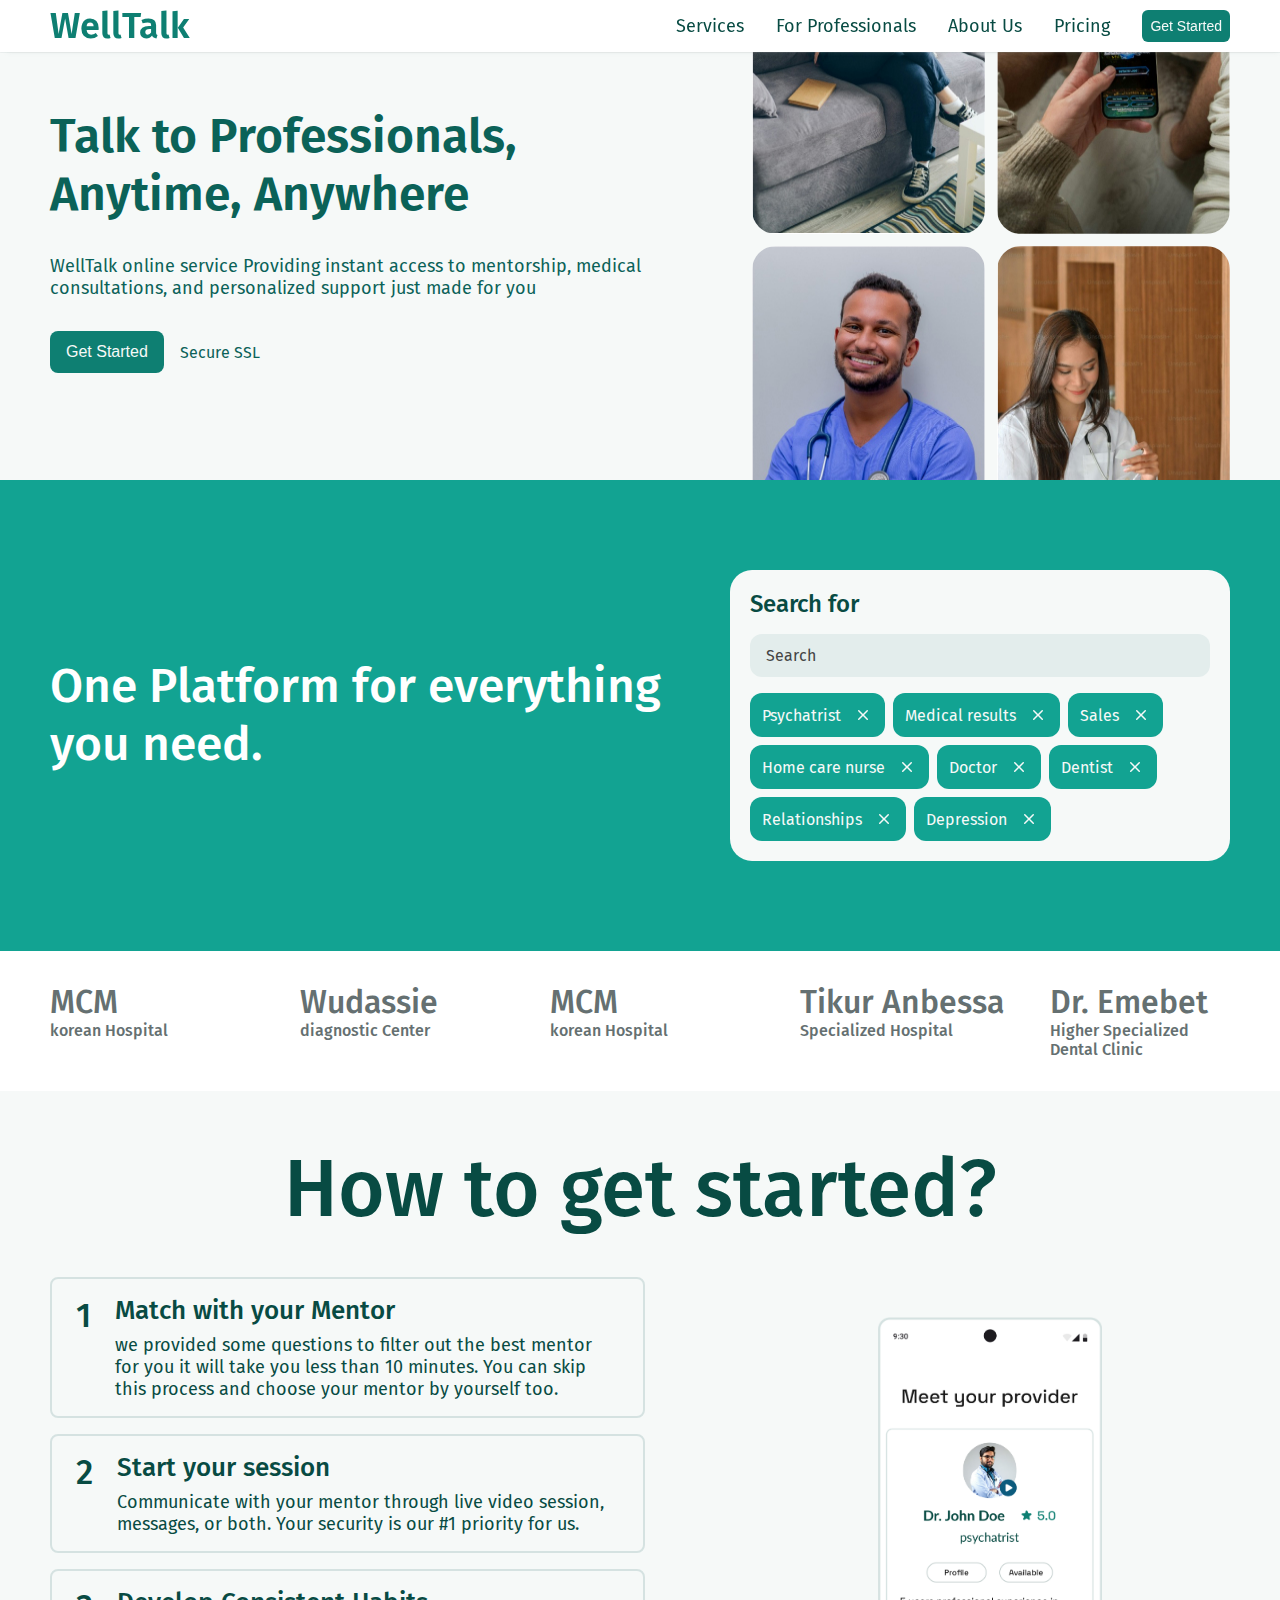
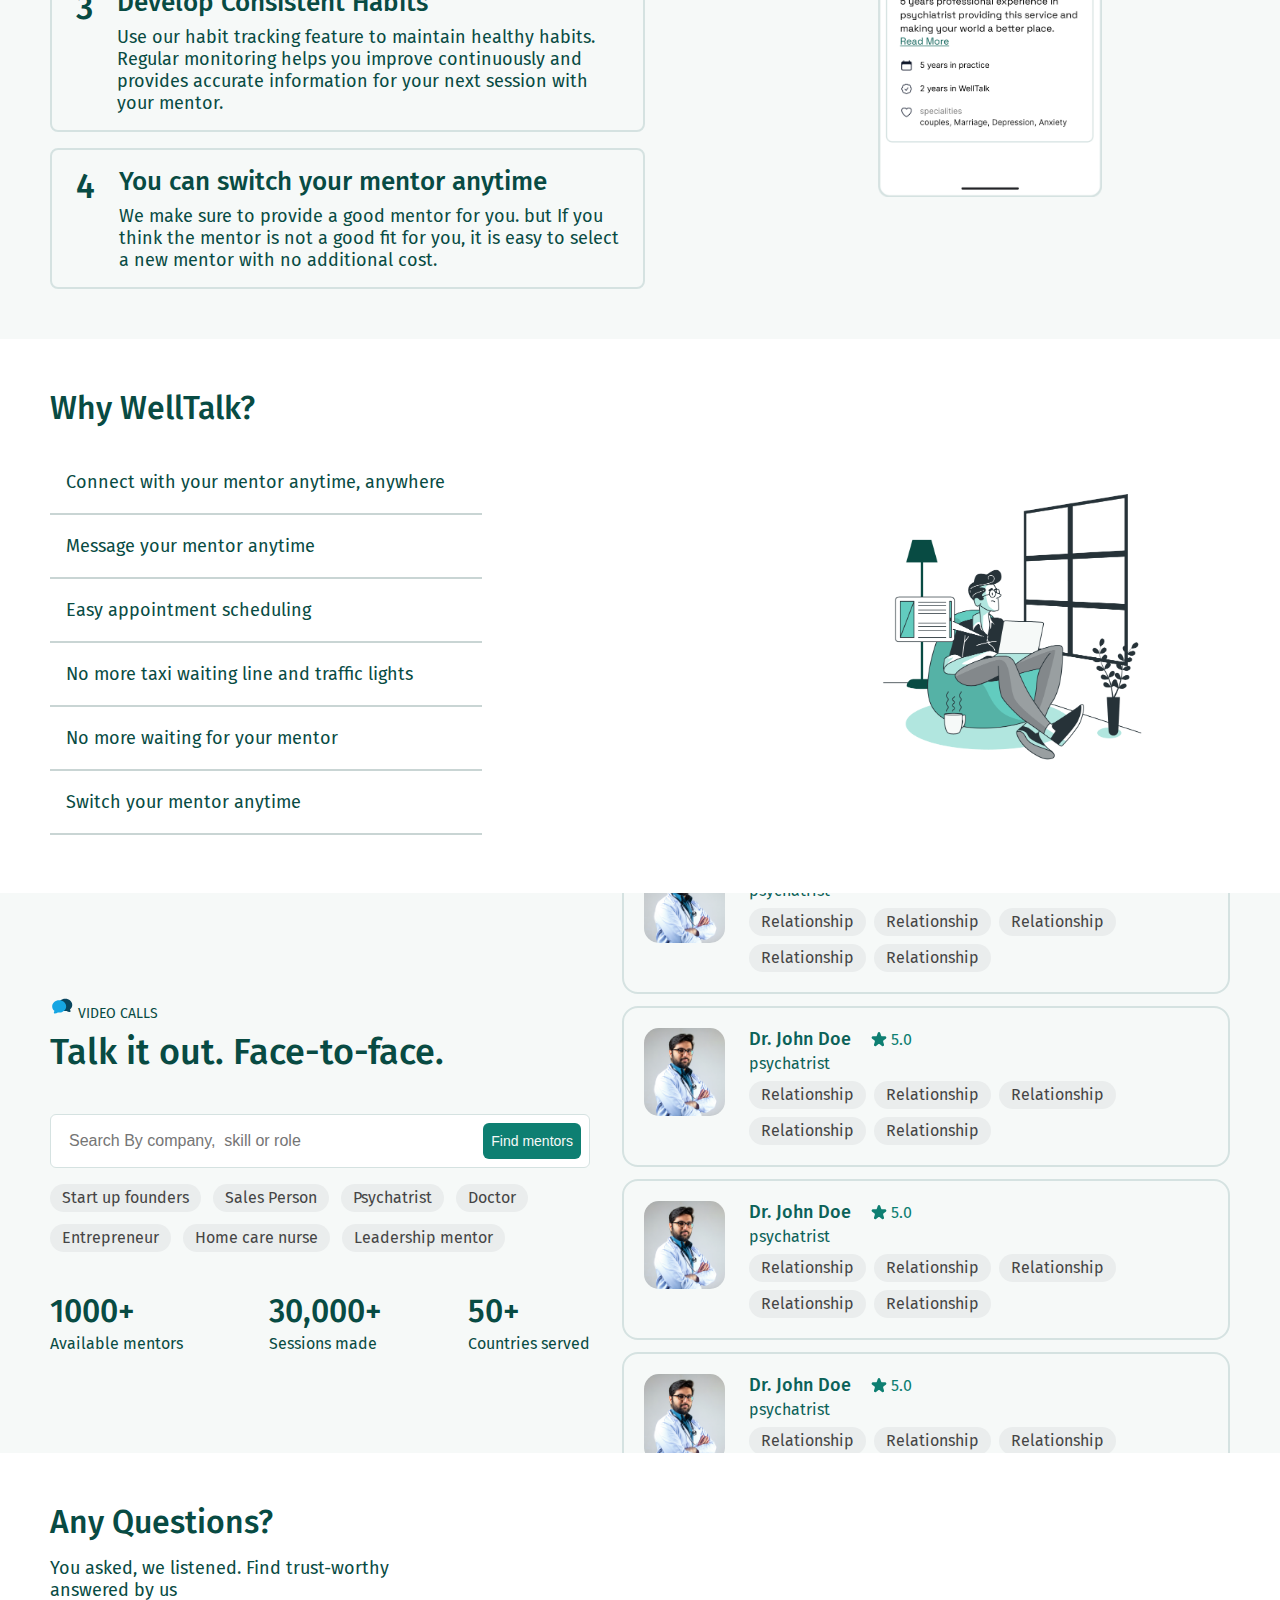
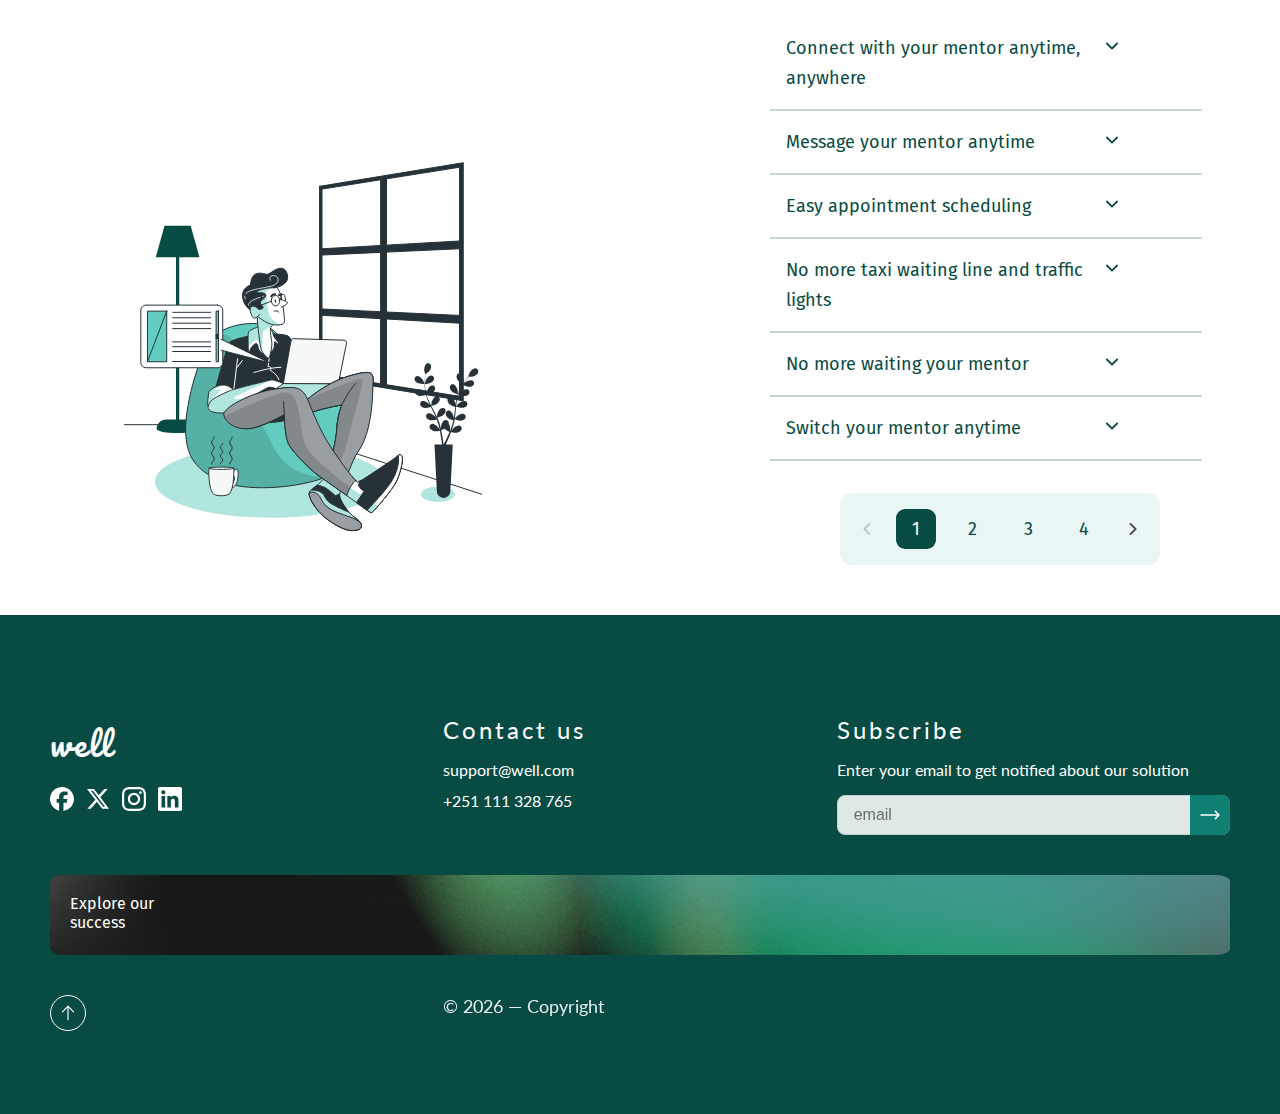
<file: components/index.html>
<!DOCTYPE html>
<html lang="en">
<head>
    <meta charset="UTF-8">
    <meta name="viewport" content="width=device-width, initial-scale=1.0">
    <title>Well Talk</title>
    <!-- google fonts-->
    <link rel="preconnect" href="https://fonts.googleapis.com">
<link rel="preconnect" href="https://fonts.gstatic.com" crossorigin>
<link href="https://fonts.googleapis.com/css2?family=Fira+Sans:ital,wght@0,100;0,200;0,300;0,400;0,500;0,600;0,700;0,800;0,900;1,100;1,200;1,300;1,400;1,500;1,600;1,700;1,800;1,900&family=Lato:ital,wght@0,100;0,300;0,400;0,700;0,900;1,100;1,300;1,400;1,700;1,900&family=Pacifico&display=swap" rel="stylesheet">
    <!-- custom     css-->
    <link rel="stylesheet" href="./static/styles/global.css">
    <link rel="stylesheet" href="./static/styles/nav.css">
    <link rel="stylesheet" href="./static/styles/index.css">
    <link rel="stylesheet" href="./static/styles/footer.css">
</head>
<body>
    <nav class="nav-bar">
        <div class="nav-bar-lg">
         <div class="brand-name">
             WellTalk
         </div>
         <div class="nav-links">
             <p class="services">Services <span></span></p>
             <p class="for-professionals">For Professionals</p>
             <p class="about-us">About Us</p>
             <p class="pricing">Pricing</p>
             <button class="primary btn-md js-navigate-to-login" >Get Started</button>
         </div> 
         </div>
        <div class="nav-bar-md">
         <button class="primary btn-md js-navigate-to-login">Get Started</button>
         <div class="brand-name">
             WellTalk
         </div>
         <div class="nav-links-md js-nav-links-md">
             <p class="services">Services <span></span></p>
             <p class="for-professionals">For Professionals</p>
             <p class="about-us">About Us</p>
             <p class="pricing">Pricing</p>
         </div>
 
         <div>
             <a class="menu-button js-menu-button">
                <div class="menu-bar start"></div>
                <div class="menu-bar middle"></div>
                <div class="menu-bar end"></div>
             </a>
         </div>
        </div>
     </nav>
 

    <!-- heading seciton-->
     <div class="main-value-props-container" id="main-value-props-container">

        <div class="right-side-sm">
            <img src="./static/assets/users/provider-vc-christina.png" class="right-side-img-sm" alt="doctor sitting on the couch" >
            <button class="btn outlined sm border-white js-navigate-to-login">Get started</button>
        </div>

        <div class="left-side container">
            <h1 class="heading">Talk to Professionals, Anytime, Anywhere </h1>
            <p class="description">WellTalk online service Providing instant access to mentorship, medical consultations, and personalized support just made for you</p>
           <div class="getting-started-container">
            <button class="primary btn-xl js-navigate-to-login">Get Started</button>
            <p>Secure SSL</p>
           </div>
        </div> <!-- end left side-->

        <div class="right-side container">
            <div class="carousel-1 js-carousel-1">
                <!-- vc providers-->
                <div class="vc-container">
                    <img class="provider-img" src="./static//assets/users/provider-1.jpg" alt="service provider image">
                </div>
                
                <div class="vc-container">
                        <img class="provider-img" src="./static//assets/users/provider-2.jpg" alt="service provider image">
                </div>  
                <div class="vc-container">
                        <img class="provider-img" src="./static//assets/users/provider-3.jpg" alt="service provider image">
                </div>  
                <div class="vc-container">
                        <img class="provider-img" src="./static//assets/users/provider-4.jpg" alt="service provider image">
                </div>
                <div class="vc-container">
                    <img class="provider-img" src="./static//assets/users/provider-1.jpg" alt="service provider image">
                </div>
                
                <div class="vc-container">
                        <img class="provider-img" src="./static//assets/users/provider-2.jpg" alt="service provider image">
                </div>  
                <div class="vc-container">
                        <img class="provider-img" src="./static//assets/users/provider-3.jpg" alt="service provider image">
                </div>  
                <div class="vc-container">
                        <img class="provider-img" src="./static//assets/users/provider-4.jpg" alt="service provider image">
                </div>
                <div class="vc-container">
                    <img class="provider-img" src="./static//assets/users/provider-1.jpg" alt="service provider image">
                </div>
                
                <div class="vc-container">
                        <img class="provider-img" src="./static//assets/users/provider-2.jpg" alt="service provider image">
                </div>  
                <div class="vc-container">
                        <img class="provider-img" src="./static//assets/users/provider-3.jpg" alt="service provider image">
                </div>  
                <div class="vc-container">
                        <img class="provider-img" src="./static//assets/users/provider-4.jpg" alt="service provider image">
                </div>
            </div>
            <div class="carousel-2 js-carousel-2">
                <!-- vc providers-->
                <div class="vc-container">
                    <img class="provider-img" src="./static//assets/users/provider-1.jpg" alt="service provider image">
                </div>
                
                <div class="vc-container">
                        <img class="provider-img" src="./static//assets/users/provider-2.jpg" alt="service provider image">
                </div>  
                <div class="vc-container">
                        <img class="provider-img" src="./static//assets/users/provider-3.jpg" alt="service provider image">
                </div>  
                <div class="vc-container">
                        <img class="provider-img" src="./static//assets/users/provider-4.jpg" alt="service provider image">
                </div>
                <div class="vc-container">
                    <img class="provider-img" src="./static//assets/users/provider-1.jpg" alt="service provider image">
                </div>
                
                <div class="vc-container">
                        <img class="provider-img" src="./static//assets/users/provider-2.jpg" alt="service provider image">
                </div>  
                <div class="vc-container">
                        <img class="provider-img" src="./static//assets/users/provider-3.jpg" alt="service provider image">
                </div>  
                <div class="vc-container">
                        <img class="provider-img" src="./static//assets/users/provider-4.jpg" alt="service provider image">
                </div>
                <div class="vc-container">
                    <img class="provider-img" src="./static//assets/users/provider-1.jpg" alt="service provider image">
                </div>
                
                <div class="vc-container">
                        <img class="provider-img" src="./static//assets/users/provider-2.jpg" alt="service provider image">
                </div>  
                <div class="vc-container">
                        <img class="provider-img" src="./static//assets/users/provider-3.jpg" alt="service provider image">
                </div>  
                <div class="vc-container">
                        <img class="provider-img" src="./static//assets/users/provider-4.jpg" alt="service provider image">
                </div>
                <div class="vc-container">
                    <img class="provider-img" src="./static//assets/users/provider-1.jpg" alt="service provider image">
                </div>
                
                <div class="vc-container">
                        <img class="provider-img" src="./static//assets/users/provider-2.jpg" alt="service provider image">
                </div>  
                <div class="vc-container">
                        <img class="provider-img" src="./static//assets/users/provider-3.jpg" alt="service provider image">
                </div>  
                <div class="vc-container">
                        <img class="provider-img" src="./static//assets/users/provider-4.jpg" alt="service provider image">
                </div>

            </div>

        </div>

     </div> <!-- end main value props-->
    
     <!-- About section / description-->
     <div class="description container">
        <div class="left description">
            <h2 class="heading">One Platform for everything you need.</h2>
        </div>

        <div class="right description"><!-- right section-->
            <div class="folder">
                <div class="search-for heading">Search for</div>
                <div class="search-bar">
                    <span class="leading search-btn">
                  </span> Search
                </div>
                <div class="chips container">
                    <div class="single-chip">
                        Psychatrist
                        <span class="x-mark-container"><svg xmlns="http://www.w3.org/2000/svg" viewBox="0 0 20 20" fill="currentColor" class="size-5 x-mark-svg">
                        <path d="M6.28 5.22a.75.75 0 0 0-1.06 1.06L8.94 10l-3.72 3.72a.75.75 0 1 0 1.06 1.06L10 11.06l3.72 3.72a.75.75 0 1 0 1.06-1.06L11.06 10l3.72-3.72a.75.75 0 0 0-1.06-1.06L10 8.94 6.28 5.22Z" />
                      </svg>
                      </span>
                    </div>
                    <div class="single-chip">
                        Medical results
                        <span class="x-mark-container"><svg xmlns="http://www.w3.org/2000/svg" viewBox="0 0 20 20" fill="currentColor" class="size-5 x-mark-svg">
                        <path d="M6.28 5.22a.75.75 0 0 0-1.06 1.06L8.94 10l-3.72 3.72a.75.75 0 1 0 1.06 1.06L10 11.06l3.72 3.72a.75.75 0 1 0 1.06-1.06L11.06 10l3.72-3.72a.75.75 0 0 0-1.06-1.06L10 8.94 6.28 5.22Z" />
                      </svg>
                      </span>
                    </div>
                    <div class="single-chip">
                        Sales
                        <span class="x-mark-container"><svg xmlns="http://www.w3.org/2000/svg" viewBox="0 0 20 20" fill="currentColor" class="size-5 x-mark-svg">
                        <path d="M6.28 5.22a.75.75 0 0 0-1.06 1.06L8.94 10l-3.72 3.72a.75.75 0 1 0 1.06 1.06L10 11.06l3.72 3.72a.75.75 0 1 0 1.06-1.06L11.06 10l3.72-3.72a.75.75 0 0 0-1.06-1.06L10 8.94 6.28 5.22Z" />
                      </svg>
                      </span>
                    </div>
                    <div class="single-chip">
                        Home care nurse
                        <span class="x-mark-container"><svg xmlns="http://www.w3.org/2000/svg" viewBox="0 0 20 20" fill="currentColor" class="size-5 x-mark-svg">
                        <path d="M6.28 5.22a.75.75 0 0 0-1.06 1.06L8.94 10l-3.72 3.72a.75.75 0 1 0 1.06 1.06L10 11.06l3.72 3.72a.75.75 0 1 0 1.06-1.06L11.06 10l3.72-3.72a.75.75 0 0 0-1.06-1.06L10 8.94 6.28 5.22Z" />
                      </svg>
                      </span>
                    </div>
                    <div class="single-chip">
                        Doctor
                        <span class="x-mark-container"><svg xmlns="http://www.w3.org/2000/svg" viewBox="0 0 20 20" fill="currentColor" class="size-5 x-mark-svg">
                        <path d="M6.28 5.22a.75.75 0 0 0-1.06 1.06L8.94 10l-3.72 3.72a.75.75 0 1 0 1.06 1.06L10 11.06l3.72 3.72a.75.75 0 1 0 1.06-1.06L11.06 10l3.72-3.72a.75.75 0 0 0-1.06-1.06L10 8.94 6.28 5.22Z" />
                      </svg>
                      </span>
                    </div>
                    <div class="single-chip">
                        Dentist
                        <span class="x-mark-container"><svg xmlns="http://www.w3.org/2000/svg" viewBox="0 0 20 20" fill="currentColor" class="size-5 x-mark-svg">
                        <path d="M6.28 5.22a.75.75 0 0 0-1.06 1.06L8.94 10l-3.72 3.72a.75.75 0 1 0 1.06 1.06L10 11.06l3.72 3.72a.75.75 0 1 0 1.06-1.06L11.06 10l3.72-3.72a.75.75 0 0 0-1.06-1.06L10 8.94 6.28 5.22Z" />
                      </svg>
                      </span>
                    </div>
                    <div class="single-chip">
                        Relationships
                        <span class="x-mark-container"><svg xmlns="http://www.w3.org/2000/svg" viewBox="0 0 20 20" fill="currentColor" class="size-5 x-mark-svg">
                        <path d="M6.28 5.22a.75.75 0 0 0-1.06 1.06L8.94 10l-3.72 3.72a.75.75 0 1 0 1.06 1.06L10 11.06l3.72 3.72a.75.75 0 1 0 1.06-1.06L11.06 10l3.72-3.72a.75.75 0 0 0-1.06-1.06L10 8.94 6.28 5.22Z" />
                      </svg>
                      </span>
                    </div>
                    <div class="single-chip">
                        Depression
                        <span class="x-mark-container"><svg xmlns="http://www.w3.org/2000/svg" viewBox="0 0 20 20" fill="currentColor" class="size-5 x-mark-svg">
                        <path d="M6.28 5.22a.75.75 0 0 0-1.06 1.06L8.94 10l-3.72 3.72a.75.75 0 1 0 1.06 1.06L10 11.06l3.72 3.72a.75.75 0 1 0 1.06-1.06L11.06 10l3.72-3.72a.75.75 0 0 0-1.06-1.06L10 8.94 6.28 5.22Z" />
                      </svg>
                      </span>
                    </div>

                    
                </div>
            </div>
        </div><!-- end right section-->
        
     </div>
     <!-- End about section / description-->
      <div class="partners testimonial container"> <!-- partners testimonial-->
        <div class="partner-carousel partner-carousel-one">
            <div class="partner">
                <p class="logo">MCM</p>
                <p class="name">korean Hospital</p>
            </div>
            <div class="partner">
                <p class="logo">Wudassie</p>
                <p class="name">diagnostic Center</p>
            </div>
            <div class="partner">
                <p class="logo">MCM</p>
                <p class="name">korean Hospital</p>
            </div>
            <div class="partner">
                <p class="logo">Tikur Anbessa</p>
                <p class="name">Specialized Hospital</p>
            </div>
            <div class="partner">
                <p class="logo">Dr. Emebet</p>
                <p class="name">Higher Specialized Dental Clinic</p>
            </div>
            <div class="partner">
                <p class="logo">Sitota</p>
                <p class="name">Center for Mental Health Care</p>
            </div>
            
        </div>
       <div class="partner-carousel partner-carousel-two">
        <div class="partner">
            <p class="logo">Tikur Anbessa</p>
            <p class="name">Specialized Hospital</p>
        </div>
        <div class="partner">
            <p class="logo">Dr. Emebet</p>
            <p class="name">Higher Specialized Dental Clinic</p>
        </div>
        <div class="partner">
            <p class="logo">Sitota</p>
            <p class="name">Center for Mental Health Care</p>
        </div>
        <div class="partner">
            <p class="logo">MCM</p>
            <p class="name">korean Hospital</p>
        </div>
        <div class="partner">
            <p class="logo">Wudassie</p>
            <p class="name">diagnostic Center</p>
        </div>
        <div class="partner">
            <p class="logo">MCM</p>
            <p class="name">korean Hospital</p>
        </div>
       </div>
      </div> <!-- End partners testimonial-->

      <div class="getting-started-section js-getting-started"> <!-- Getting started-->
            <div class="getting-started-section-lg"> <!-- Desktop getting started -->
                <h2 class="getting-started-header">How to get started?</h2>
                <div class="getting started container">
                     <div class="step-cards">
                        <div class="single step-guide first js-step-guide" id="first-step-lg" data-item="first">
                            <div class="step">1</div>
                            <div class="instruction">
                                <p class="title">Match with your Mentor </p>
                                <p class="description">we provided some questions
                                     to filter out the best mentor for you it will take
                                      you less than 10 minutes. You can skip this process 
                                      and choose your mentor by yourself too.</p>
                            </div>
                        </div><!-- end single step guide-->
                        <div class="single step-guide second js-step-guide" id="second-step-lg" data-item="second">
                            <div class="step">2</div>
                            <div class="instruction">
                                <p class="title">Start your session </p>
                                <p class="description">Communicate with your mentor through
                                     live video session,  messages, or both. 
                                     Your security is our #1 priority for us.</p>
                            </div>
                        </div><!-- end single step guide-->
                        <div class="single step-guide third js-step-guide" id="third-step-lg" data-item="third">
                            <div class="step">3</div>
                            <div class="instruction">
                                <p class="title">Develop Consistent Habits  </p>
                                <p class="description">Use our habit tracking feature to maintain
                                     healthy habits. Regular monitoring helps you improve
                                      continuously and provides accurate information for 
                                      your next session with your mentor.</p>
                            </div>
                        </div><!-- end single step guide-->
                        <div class="single step-guide fourth js-step-guide" id="fourth-step-lg" data-item="fourth" >
                            <div class="step">4</div>
                            <div class="instruction">
                                <p class="title">You can switch your mentor anytime  </p>
                                <p class="description">We make sure to provide a good mentor for you. 
                                    but If you think the mentor is not a good fit for 
                                    you, it is easy to select a new mentor with no additional 
                                    cost.</p>
                            </div>
                        </div><!-- end single step guide-->
                    </div><!-- End step-cards -->
        
                    <div class="phone-container js-lg-phone-container">
                        <img src="./static/assets/other-image-assets/match-with-mentor.png" class="first right-section phone screen phone-enabled" alt="matching with the provider image">
                        <img src="./static/assets/other-image-assets/start-your-session.png " class="second right-section phone screen" alt="two people chatting over video">
                        <img src="./static/assets/other-image-assets/track-your-habits.png" class="third right-section phone screen" alt="person taking while walking">
                        <img src="./static/assets/other-image-assets/change-your-mentor-screen.png" class="fourth right-section phone screen"  alt="habit tracking screenshot section">
                    </div>
                </div>
            </div> <!-- End Desktop getting started -->
            <div class="getting-started-section-sm js-getting-started-sm"> <!-- Mobile Getting started -->
                    <div class="all-getting-started js-all-getting-started">
                         <div class="getting-started first" id="getting-started-first">
                        <div class="phone-container">
                        <img class="first phone screen right-section" src="./static/assets/other-image-assets/match-with-mentor.png" alt="">
                        <!-- <img src="./static/assets/users/match-with-mentor.png" class="second right-section phone screen" alt="matching with the provider image"> -->
                        </div>
                        <div class="single step-guide">
                            <div class="step">1</div>
                            <div class="instruction">
                                <p class="title">Match with your Mentor</p>
                                <p class="description">we provided some questions to filter out the best mentor for you it will take you less than 10 minutes. You can skip this process and choose your mentor by yourself too.</p>
                            </div>
                        </div><!-- end single step guide-->
                         </div>
                         <div class="getting-started second" id="getting-started-second">
                            <div class="phone-container">
                                 <img src="./static/assets/other-image-assets/start-your-session.png" class="second right-section phone screen" alt="matching with the provider image"> 
                            </div>
                        <div class="step-cards">
                            <div class="single step-guide">
                                <div class="step">2</div>
                                <div class="instruction">
                                    <p class="title">Start your session  </p>
                                    <p class="description">Communicate with your mentor through live video session, messages, or both. Your security is our #1 priority for us.</p>
                                </div>
                            </div><!-- end single step guide-->
                        </div>
                        </div>
                        <div class="getting-started third" id="getting-started-third">
                            <div class="phone-container">
                                <img class="first phone screen right-section" src="./static/assets/other-image-assets/track-your-habits.png" alt="">
                                <!-- <img src="./static/assets/users/match-with-mentor.png" class="second right-section phone screen" alt="matching with the provider image"> -->
                            </div>
                          <div class="step-cards">
                              <div class="single step-guide">
                                <div class="step">3</div>
                                <div class="instruction">
                                    <p class="title">Develop Consistent Habits</p>
                                    <p class="description">Use our habit tracking feature to maintain healthy habits. Regular monitoring helps you improve continuously and provides accurate information for your next session with your mentor.</p>
                                </div>
                            </div><!-- end single step guide-->
                          </div>
                        </div>
                        <div class="getting-started fourth" id="getting-started-fourth">
                            <div class="phone-container">
                                <img class="first phone screen right-section" src="./static/assets/other-image-assets/change-your-mentor-screen.png" alt="">
                                <!-- <img src="./static/assets/users/match-with-mentor.png" class="second right-section phone screen" alt="matching with the provider image"> -->
                            </div>
                          <div class="step-cards">
                              <div class="single step-guide">
                                <div class="step">4</div>
                                <div class="instruction">
                                    <p class="title">You can switch your mentor anytime</p>
                                    <p class="description">We make sure to provide a good mentor for you. but If you think the mentor is not a good fit for you, it is easy to select a new mentor with no additional cost.</p>
                                </div>
                            </div><!-- end single step guide-->
                          </div>
                        </div>
                    </div>
                    <!-- add more getting started containers -->
                <div class="carousel-container js-getting-started-carousel">
                     <a href="#getting-started-first" class="carousel one carousel-active js-carousel"></a>
                     <a href="#getting-started-second" class="carousel two js-carousel"></a>
                     <a href="#getting-started-third" class="carousel three js-carousel"></a>
                     <a href="#getting-started-fourth" class="carousel fourth js-carousel"></a>
                     <!-- <a href="#getting-started-fourth" class="carousel fourth js-carousel"></a> -->
                </div>
            </div> <!-- End Mobile Getting started-->
         
      </div> <!-- End Getting started-->
      
      <div class="why-full-section"> <!-- why section -->
      <div class="why-section-heading">Why WellTalk?</div>
        <div class="why-section js-why-section">
            <div class="why-descriptions container">
                <div class="single-why-description-container js-single-why-description" data-item="first">
                    <div class="single why-description">
                        <p class="description">Connect with your mentor anytime, anywhere</p>
                        <!-- chevron down -->
                            <!-- <svg xmlns="http://www.w3.org/2000/svg" viewBox="0 0 20 20" fill="currentColor" class="size-5 chevron-down chevron">
                                <path fill-rule="evenodd" d="M5.22 8.22a.75.75 0 0 1 1.06 0L10 11.94l3.72-3.72a.75.75 0 1 1 1.06 1.06l-4.25 4.25a.75.75 0 0 1-1.06 0L5.22 9.28a.75.75 0 0 1 0-1.06Z" clip-rule="evenodd" />
                            </svg>
                            <svg xmlns="http://www.w3.org/2000/svg" fill="none" viewBox="0 0 24 24" stroke-width="1.5" stroke="currentColor" class="size-5 chevron-up chevron">
                                <path stroke-linecap="round" stroke-linejoin="round" d="m4.5 15.75 7.5-7.5 7.5 7.5" />
                              </svg>
                              <div class="drop-down-desc">
                                Lorem ipsum dolor sit amet consectetur adipisicing elit. Ea consequuntur autem doloribus magni dignissimos atque veniam accusantium natus, laborum dolore ex quos pariatur? Odit qui explicabo veniam alias quibusdam vero?
                            </div> -->
                        </div>
                </div>
                <div class="single-why-description-container js-single-why-description" data-item="second">
                    <div class="single why-description">
                        <p class="description">Message your mentor anytime</p>
                        <!-- chevron down -->
                            <!-- <svg xmlns="http://www.w3.org/2000/svg" viewBox="0 0 20 20" fill="currentColor" class="size-5 chevron-down chevron">
                                <path fill-rule="evenodd" d="M5.22 8.22a.75.75 0 0 1 1.06 0L10 11.94l3.72-3.72a.75.75 0 1 1 1.06 1.06l-4.25 4.25a.75.75 0 0 1-1.06 0L5.22 9.28a.75.75 0 0 1 0-1.06Z" clip-rule="evenodd" />
                            </svg>
                            <svg xmlns="http://www.w3.org/2000/svg" fill="none" viewBox="0 0 24 24" stroke-width="1.5" stroke="currentColor" class="size-5 chevron-up chevron">
                                <path stroke-linecap="round" stroke-linejoin="round" d="m4.5 15.75 7.5-7.5 7.5 7.5" />
                              </svg>
                              <div class="drop-down-desc">
                                Lorem ipsum dolor sit amet consectetur adipisicing elit. Ea consequuntur autem doloribus magni dignissimos atque veniam accusantium natus, laborum dolore ex quos pariatur? Odit qui explicabo veniam alias quibusdam vero?
                            </div> -->
                        </div>
                </div>
                <div class="single-why-description-container js-single-why-description" data-item="third">
                    <div class="single why-description">
                      <p class="description">Easy appointment scheduling</p>
                            <!-- chevron down -->
                            <!-- <svg xmlns="http://www.w3.org/2000/svg" viewBox="0 0 20 20" fill="currentColor" class="size-5 chevron-down chevron">
                                <path fill-rule="evenodd" d="M5.22 8.22a.75.75 0 0 1 1.06 0L10 11.94l3.72-3.72a.75.75 0 1 1 1.06 1.06l-4.25 4.25a.75.75 0 0 1-1.06 0L5.22 9.28a.75.75 0 0 1 0-1.06Z" clip-rule="evenodd" />
                            </svg>
                            <svg xmlns="http://www.w3.org/2000/svg" fill="none" viewBox="0 0 24 24" stroke-width="1.5" stroke="currentColor" class="size-5 chevron-up chevron">
                                <path stroke-linecap="round" stroke-linejoin="round" d="m4.5 15.75 7.5-7.5 7.5 7.5" />
                              </svg>
                              <div class="drop-down-desc">
                                Lorem ipsum dolor sit amet consectetur adipisicing elit. Ea consequuntur autem doloribus magni dignissimos atque veniam accusantium natus, laborum dolore ex quos pariatur? Odit qui explicabo veniam alias quibusdam vero?
                            </div> -->
                    </div>
                </div>
                <div class="single-why-description-container js-single-why-description" data-item="fourth">
                    <div class="single why-description">
                        <!-- chevron down -->
                        <p class="description">No more taxi waiting line and traffic lights</p>
                            <!-- <svg xmlns="http://www.w3.org/2000/svg" viewBox="0 0 20 20" fill="currentColor" class="size-5 chevron-down chevron">
                                <path fill-rule="evenodd" d="M5.22 8.22a.75.75 0 0 1 1.06 0L10 11.94l3.72-3.72a.75.75 0 1 1 1.06 1.06l-4.25 4.25a.75.75 0 0 1-1.06 0L5.22 9.28a.75.75 0 0 1 0-1.06Z" clip-rule="evenodd" />
                            </svg>
                            <svg xmlns="http://www.w3.org/2000/svg" fill="none" viewBox="0 0 24 24" stroke-width="1.5" stroke="currentColor" class="size-5 chevron-up chevron">
                                <path stroke-linecap="round" stroke-linejoin="round" d="m4.5 15.75 7.5-7.5 7.5 7.5" />
                              </svg>
                              <div class="drop-down-desc">
                                Lorem ipsum dolor sit amet consectetur adipisicing elit. Ea consequuntur autem doloribus magni dignissimos atque veniam accusantium natus, laborum dolore ex quos pariatur? Odit qui explicabo veniam alias quibusdam vero?
                            </div> -->
                        </div> 
                </div>
                <div class="single-why-description-container js-single-why-description" data-item="fifth">
                    <div class="single why-description">
                        <p class="description">No more waiting for your mentor</p>
                        <!-- chevron down -->
                            <!-- <svg xmlns="http://www.w3.org/2000/svg" viewBox="0 0 20 20" fill="currentColor" class="size-5 chevron-down chevron">
                                <path fill-rule="evenodd" d="M5.22 8.22a.75.75 0 0 1 1.06 0L10 11.94l3.72-3.72a.75.75 0 1 1 1.06 1.06l-4.25 4.25a.75.75 0 0 1-1.06 0L5.22 9.28a.75.75 0 0 1 0-1.06Z" clip-rule="evenodd" />
                            </svg>
                            <svg xmlns="http://www.w3.org/2000/svg" fill="none" viewBox="0 0 24 24" stroke-width="1.5" stroke="currentColor" class="size-5 chevron-up chevron">
                                <path stroke-linecap="round" stroke-linejoin="round" d="m4.5 15.75 7.5-7.5 7.5 7.5" />
                              </svg>
                              <div class="drop-down-desc">
                                Lorem ipsum dolor sit amet consectetur adipisicing elit. Ea consequuntur autem doloribus magni dignissimos atque veniam accusantium natus, laborum dolore ex quos pariatur? Odit qui explicabo veniam alias quibusdam vero?
                            </div> -->
                        </div>
                </div>
                <div class="single-why-description-container js.single-why-description" data-item="sixth">
                    <div class="single why-description">
                        <p class="description">Switch your mentor anytime</p>
                            <!-- <svg xmlns="http://www.w3.org/2000/svg" viewBox="0 0 20 20" fill="currentColor" class="size-5 chevron-down chevron">
                                <path fill-rule="evenodd" d="M5.22 8.22a.75.75 0 0 1 1.06 0L10 11.94l3.72-3.72a.75.75 0 1 1 1.06 1.06l-4.25 4.25a.75.75 0 0 1-1.06 0L5.22 9.28a.75.75 0 0 1 0-1.06Z" clip-rule="evenodd" />
                            </svg>
                            <svg xmlns="http://www.w3.org/2000/svg" fill="none" viewBox="0 0 24 24" stroke-width="1.5" stroke="currentColor" class="size-5 chevron-up chevron">
                                <path stroke-linecap="round" stroke-linejoin="round" d="m4.5 15.75 7.5-7.5 7.5 7.5" />
                              </svg>
                              <div class="drop-down-desc">
                                Lorem ipsum dolor sit amet consectetur adipisicing elit. Ea consequuntur autem doloribus magni dignissimos atque veniam accusantium natus, laborum dolore ex quos pariatur? Odit qui explicabo veniam alias quibusdam vero?
                            </div> -->
                        </div>
                </div>
            </div>
            <!-- right section switched-->
            <div class="image-container">
                <img class="img reason-guide first reason-active" src="./static/assets/other-image-assets/person-sitting-on-couch.png" alt="">
                <img class="img reason-guide second" src="./static/assets/other-image-assets/message-your-mentor.png" alt="">
                <img class="img reason-guide third" src="./static/assets/other-image-assets/appointment.png" alt="">
                <img class="img reason-guide fourth" src="./static/assets/other-image-assets/waiting-for-taxi.png" alt="">
                <img class="img reason-guide fifth" src="./static/assets/other-image-assets/waiting-a-mentor.png" alt="">
                <img class="img reason-guide sixth" src="./static/assets/other-image-assets/change-your-mentor.png" alt="">
            </div>
        </div>
      </div> <!-- End why section -->

    <div class="achivements-section"> <!-- Achivements section-->
        <div class="left">
           <div class="heading">
                <p><img src="./static/assets/other-image-assets/messages-back-forth.svg" alt=""> Video Calls</p>
                <p>Talk it out. Face-to-face.</p>
           </div>
           <div class="search container">
                <div class="search-bar-with-btn">
                    <input type="text" placeholder="Search By company,  skill or role">
                    <button class="btn primary btn-md">Find mentors</button>
                </div>
                <div class="suggested-keywords">
                    <div class="single-keyword">Start up founders</div>
                    <div class="single-keyword">Sales Person</div>
                    <div class="single-keyword">Psychatrist</div>
                    <div class="single-keyword">Doctor</div>
                    <div class="single-keyword">Entrepreneur</div>
                    <div class="single-keyword">Home care nurse</div>
                    <div class="single-keyword">Leadership mentor</div>
                </div>
            </div>
            <div class="achivement stats">
                <div>
                    <p class="stat">1000+</p>
                    <p class="description">Available mentors</p>
                </div>
                <div>
                    <p class="stat">30,000+</p>
                    <p class="description">Sessions made</p>
                </div>
                <div>
                    <p class="stat">50+</p>
                    <p class="description">Countries served</p>
                </div>
               
            </div>
        </div> <!-- end left section-->
        <div class="right"> <!-- right section-->
            <div class="highlighted-providers highlighted-providers-one">
                <div class="highlighted provider">
                    <div class="provider-img">
                        <img src="./static/assets/users/provider-featured.jpg" alt="">
                    </div>
                    <div class="provider-full-info">
                        <div class="user-info">
                            <p class="username">Dr. John Doe <span class="rating"><img src="./static/assets/other-image-assets/star.svg" alt="" >5.0</span></p>
                            <p class="profession">psychatrist</p>
                        </div>
                        <div class="suggested-keywords">
                            <div class="single-keyword">Relationship</div>
                            <div class="single-keyword">Relationship</div>
                            <div class="single-keyword">Relationship</div>
                            <div class="single-keyword">Relationship</div>
                            <div class="single-keyword">Relationship</div>
                        </div>
                    </div>
                </div> <!-- end single provider -->
                <div class="highlighted provider">
                    <div class="provider-img">
                        <img src="./static/assets/users/provider-featured.jpg" alt="">
                    </div>
                    <div class="provider-full-info">
                        <div class="user-info">
                            <p class="username">Dr. John Doe <span class="rating"><img src="./static/assets/other-image-assets/star.svg" alt="" >5.0</span></p>
                            <p class="profession">psychatrist</p>
                        </div>
                        <div class="suggested-keywords">
                            <div class="single-keyword">Relationship</div>
                            <div class="single-keyword">Relationship</div>
                            <div class="single-keyword">Relationship</div>
                            <div class="single-keyword">Relationship</div>
                            <div class="single-keyword">Relationship</div>
                        </div>
                    </div>
                </div> <!-- end single provider -->
                <div class="highlighted provider">
                    <div class="provider-img">
                        <img src="./static/assets/users/provider-featured.jpg" alt="">
                    </div>
                    <div class="provider-full-info">
                        <div class="user-info">
                            <p class="username">Dr. John Doe <span class="rating"><img src="./static/assets/other-image-assets/star.svg" alt="" >5.0</span></p>
                            <p class="profession">psychatrist</p>
                        </div>
                        <div class="suggested-keywords">
                            <div class="single-keyword">Relationship</div>
                            <div class="single-keyword">Relationship</div>
                            <div class="single-keyword">Relationship</div>
                            <div class="single-keyword">Relationship</div>
                            <div class="single-keyword">Relationship</div>
                        </div>
                    </div>
                </div> <!-- end single provider -->
            </div>
            <div class="highlighted-providers highlighted-providers-two">
                <div class="highlighted provider">
                    <div class="provider-img">
                        <img src="./static/assets/users/provider-featured.jpg" alt="">
                    </div>
                    <div class="provider-full-info">
                        <div class="user-info">
                            <p class="username">Dr. John Doe <span class="rating"><img src="./static/assets/other-image-assets/star.svg" alt="" >5.0</span></p>
                            <p class="profession">psychatrist</p>
                        </div>
                        <div class="suggested-keywords">
                            <div class="single-keyword">Relationship</div>
                            <div class="single-keyword">Relationship</div>
                            <div class="single-keyword">Relationship</div>
                            <div class="single-keyword">Relationship</div>
                            <div class="single-keyword">Relationship</div>
                        </div>
                    </div>
                </div> <!-- end single provider -->
                <div class="highlighted provider">
                    <div class="provider-img">
                        <img src="./static/assets/users/provider-featured.jpg" alt="">
                    </div>
                    <div class="provider-full-info">
                        <div class="user-info">
                            <p class="username">Dr. John Doe <span class="rating"><img src="./static/assets/other-image-assets/star.svg" alt="" >5.0</span></p>
                            <p class="profession">psychatrist</p>
                        </div>
                        <div class="suggested-keywords">
                            <div class="single-keyword">Relationship</div>
                            <div class="single-keyword">Relationship</div>
                            <div class="single-keyword">Relationship</div>
                            <div class="single-keyword">Relationship</div>
                            <div class="single-keyword">Relationship</div>
                        </div>
                    </div>
                </div> <!-- end single provider -->
                <div class="highlighted provider">
                    <div class="provider-img">
                        <img src="./static/assets/users/provider-featured.jpg" alt="">
                    </div>
                    <div class="provider-full-info">
                        <div class="user-info">
                            <p class="username">Dr. John Doe <span class="rating"><img src="./static/assets/other-image-assets/star.svg" alt="" >5.0</span></p>
                            <p class="profession">psychatrist</p>
                        </div>
                        <div class="suggested-keywords">
                            <div class="single-keyword">Relationship</div>
                            <div class="single-keyword">Relationship</div>
                            <div class="single-keyword">Relationship</div>
                            <div class="single-keyword">Relationship</div>
                            <div class="single-keyword">Relationship</div>
                        </div>
                    </div>
                </div> <!-- end single provider -->
            </div>
        </div> <!-- end right section-->
    </div> <!-- End Achivements section-->

    <div class="faq-full-section"> <!-- FAQ section -->
        <div class="faq-section-heading">Any Questions?</div>
        <div class="faq-section-description">You asked, we listened. Find trust-worthy answered by us</div>
          <div class="faq-section">
              <div class="image-container">
                  <img class="img" src="./static/assets/other-image-assets/person-sitting-on-couch.svg" alt="">
              </div>
             <div class="faq-container-with-pagination">
                <div class="faq-descriptions container">
                    <div class="single-faq-description-container">
                        <details class="single faq-description">
                            <summary><p class="description">Connect with your mentor anytime, anywhere</p>
                                <svg xmlns="http://www.w3.org/2000/svg" viewBox="0 0 20 20" fill="currentColor" class="size-5 chevron-down chevron">
                                    <path fill-rule="evenodd" d="M5.22 8.22a.75.75 0 0 1 1.06 0L10 11.94l3.72-3.72a.75.75 0 1 1 1.06 1.06l-4.25 4.25a.75.75 0 0 1-1.06 0L5.22 9.28a.75.75 0 0 1 0-1.06Z" clip-rule="evenodd" />
                                </svg>
                                <svg xmlns="http://www.w3.org/2000/svg" fill="none" viewBox="0 0 24 24" stroke-width="1.5" stroke="currentColor" class="size-5 chevron-up chevron">
                                    <path stroke-linecap="round" stroke-linejoin="round" d="m4.5 15.75 7.5-7.5 7.5 7.5" />
                                  </svg></summary>
                                  <div class="drop-down-desc">
                                    Lorem ipsum dolor sit amet consectetur adipisicing elit. Ea consequuntur autem doloribus magni dignissimos atque veniam accusantium natus, laborum dolore ex quos pariatur? Odit qui explicabo veniam alias quibusdam vero?
                                </div>
                        </details>
                          
                       
                          
                    </div>
                    <div class="single-faq-description-container">
                        <details class="single faq-description">
                            <summary><p class="description">Message your mentor anytime</p>
                                <svg xmlns="http://www.w3.org/2000/svg" viewBox="0 0 20 20" fill="currentColor" class="size-5 chevron-down chevron">
                                    <path fill-rule="evenodd" d="M5.22 8.22a.75.75 0 0 1 1.06 0L10 11.94l3.72-3.72a.75.75 0 1 1 1.06 1.06l-4.25 4.25a.75.75 0 0 1-1.06 0L5.22 9.28a.75.75 0 0 1 0-1.06Z" clip-rule="evenodd" />
                                </svg>
                                <svg xmlns="http://www.w3.org/2000/svg" fill="none" viewBox="0 0 24 24" stroke-width="1.5" stroke="currentColor" class="size-5 chevron-up chevron">
                                    <path stroke-linecap="round" stroke-linejoin="round" d="m4.5 15.75 7.5-7.5 7.5 7.5" />
                                  </svg></summary>
                                  <div class="drop-down-desc">
                                    Lorem ipsum dolor sit amet consectetur adipisicing elit. Ea consequuntur autem doloribus magni dignissimos atque veniam accusantium natus, laborum dolore ex quos pariatur? Odit qui explicabo veniam alias quibusdam vero?
                                </div>
                        </details>
                          
                       
                          
                    </div>
                    <div class="single-faq-description-container">
                        <details class="single faq-description">
                            <summary><p class="description">Easy appointment scheduling</p>
                                <svg xmlns="http://www.w3.org/2000/svg" viewBox="0 0 20 20" fill="currentColor" class="size-5 chevron-down chevron">
                                    <path fill-rule="evenodd" d="M5.22 8.22a.75.75 0 0 1 1.06 0L10 11.94l3.72-3.72a.75.75 0 1 1 1.06 1.06l-4.25 4.25a.75.75 0 0 1-1.06 0L5.22 9.28a.75.75 0 0 1 0-1.06Z" clip-rule="evenodd" />
                                </svg>
                                <svg xmlns="http://www.w3.org/2000/svg" fill="none" viewBox="0 0 24 24" stroke-width="1.5" stroke="currentColor" class="size-5 chevron-up chevron">
                                    <path stroke-linecap="round" stroke-linejoin="round" d="m4.5 15.75 7.5-7.5 7.5 7.5" />
                                  </svg></summary>
                                  <div class="drop-down-desc">
                                    Lorem ipsum dolor sit amet consectetur adipisicing elit. Ea consequuntur autem doloribus magni dignissimos atque veniam accusantium natus, laborum dolore ex quos pariatur? Odit qui explicabo veniam alias quibusdam vero?
                                </div>
                        </details>
                    </div>
                    
                    <div class="single-faq-description-container">
                        <details class="single faq-description">
                            <summary><p class="description">No more taxi waiting line and traffic lights</p>
                                <svg xmlns="http://www.w3.org/2000/svg" viewBox="0 0 20 20" fill="currentColor" class="size-5 chevron-down chevron">
                                    <path fill-rule="evenodd" d="M5.22 8.22a.75.75 0 0 1 1.06 0L10 11.94l3.72-3.72a.75.75 0 1 1 1.06 1.06l-4.25 4.25a.75.75 0 0 1-1.06 0L5.22 9.28a.75.75 0 0 1 0-1.06Z" clip-rule="evenodd" />
                                </svg>
                                <svg xmlns="http://www.w3.org/2000/svg" fill="none" viewBox="0 0 24 24" stroke-width="1.5" stroke="currentColor" class="size-5 chevron-up chevron">
                                    <path stroke-linecap="round" stroke-linejoin="round" d="m4.5 15.75 7.5-7.5 7.5 7.5" />
                                  </svg></summary>
                                  <div class="drop-down-desc">
                                    Lorem ipsum dolor sit amet consectetur adipisicing elit. Ea consequuntur autem doloribus magni dignissimos atque veniam accusantium natus, laborum dolore ex quos pariatur? Odit qui explicabo veniam alias quibusdam vero?
                                </div>
                        </details>
                    </div>

                    <div class="single-faq-description-container">
                        <details class="single faq-description">
                            <summary><p class="description">No more waiting your mentor</p>
                                <svg xmlns="http://www.w3.org/2000/svg" viewBox="0 0 20 20" fill="currentColor" class="size-5 chevron-down chevron">
                                    <path fill-rule="evenodd" d="M5.22 8.22a.75.75 0 0 1 1.06 0L10 11.94l3.72-3.72a.75.75 0 1 1 1.06 1.06l-4.25 4.25a.75.75 0 0 1-1.06 0L5.22 9.28a.75.75 0 0 1 0-1.06Z" clip-rule="evenodd" />
                                </svg>
                                <svg xmlns="http://www.w3.org/2000/svg" fill="none" viewBox="0 0 24 24" stroke-width="1.5" stroke="currentColor" class="size-5 chevron-up chevron">
                                    <path stroke-linecap="round" stroke-linejoin="round" d="m4.5 15.75 7.5-7.5 7.5 7.5" />
                                  </svg></summary>
                                  <div class="drop-down-desc">
                                    Lorem ipsum dolor sit amet consectetur adipisicing elit. Ea consequuntur autem doloribus magni dignissimos atque veniam accusantium natus, laborum dolore ex quos pariatur? Odit qui explicabo veniam alias quibusdam vero?
                                </div>
                        </details>
                    </div>

                   <div class="single-faq-description-container">
                        <details class="single faq-description">
                            <summary><p class="description">Switch your mentor anytime</p>
                                <svg xmlns="http://www.w3.org/2000/svg" viewBox="0 0 20 20" fill="currentColor" class="size-5 chevron-down chevron">
                                    <path fill-rule="evenodd" d="M5.22 8.22a.75.75 0 0 1 1.06 0L10 11.94l3.72-3.72a.75.75 0 1 1 1.06 1.06l-4.25 4.25a.75.75 0 0 1-1.06 0L5.22 9.28a.75.75 0 0 1 0-1.06Z" clip-rule="evenodd" />
                                </svg>
                                <svg xmlns="http://www.w3.org/2000/svg" fill="none" viewBox="0 0 24 24" stroke-width="1.5" stroke="currentColor" class="size-5 chevron-up chevron">
                                    <path stroke-linecap="round" stroke-linejoin="round" d="m4.5 15.75 7.5-7.5 7.5 7.5" />
                                  </svg></summary>
                                  <div class="drop-down-desc">
                                    Lorem ipsum dolor sit amet consectetur adipisicing elit. Ea consequuntur autem doloribus magni dignissimos atque veniam accusantium natus, laborum dolore ex quos pariatur? Odit qui explicabo veniam alias quibusdam vero?
                                </div>
                        </details>
                    </div>
                </div>
                <!-- pagination -->
                <div class="pagination-container">
                    <svg xmlns="http://www.w3.org/2000/svg" viewBox="0 0 20 20" fill="currentColor" class="size-5 chevron-left pagination">
                        <path fill-rule="evenodd" d="M11.78 5.22a.75.75 0 0 1 0 1.06L8.06 10l3.72 3.72a.75.75 0 1 1-1.06 1.06l-4.25-4.25a.75.75 0 0 1 0-1.06l4.25-4.25a.75.75 0 0 1 1.06 0Z" clip-rule="evenodd" />
                    </svg>
                    <div class="pagination current-questions">1</div>
                    <div class="pagination">2</div>
                    <div class="pagination">3</div>
                    <div class="pagination">4</div>

                    <svg xmlns="http://www.w3.org/2000/svg" viewBox="0 0 20 20" fill="currentColor" class="size-5 chevron-right pagination">
                        <path fill-rule="evenodd" d="M8.22 5.22a.75.75 0 0 1 1.06 0l4.25 4.25a.75.75 0 0 1 0 1.06l-4.25 4.25a.75.75 0 0 1-1.06-1.06L11.94 10 8.22 6.28a.75.75 0 0 1 0-1.06Z" clip-rule="evenodd" />
                    </svg>
                      

                </div>
               
             </div>
          </div>
        </div> <!-- FAQ section -->

        <footer class="footer container">
            <div class="branding">
                <h3>well</h3>
                <div class="social-accounts">
                    <span class="icon facebook"><a href="#"><img src="static/assets/icons/facebook.svg" alt=""></a></span>
                    <span class="icon x"><a href="#"><img src="static/assets/icons/x.svg" alt=""></a></span>
                    <span class="icon instagram"><a href="#"><img src="static/assets/icons/instagram.svg" alt=""></a></span>
                    <span class="icon linkedin"><a href="#"><img src="static/assets/icons/linked-in.svg" alt=""></a></span>
                </div>
            </div>
            <div class="contact-us">
                <h3>Contact us</h3>
                <div class="contact-section">
                    <p><a href="mailto:support@well.com">support@well.com</a></p>
                    <p><a href="tel:+1234567890">+251 111 328 765</a></p>
                </div>
            </div>
            <div class="subscribe">
                <h3>Subscribe</h3>
                <p>Enter your email to get notified about our solution</p>
                <div class="email-submit">
                    <input type="text" placeholder="email">
                    <button class="submit" role="submit">
                        <svg xmlns="http://www.w3.org/2000/svg" fill="none" viewBox="0 0 24 24" stroke-width="1.5" stroke="currentColor" class="size-6 arrow-right">
                            <path stroke-linecap="round" stroke-linejoin="round" d="M17.25 8.25 21 12m0 0-3.75 3.75M21 12H3" />
                          </svg>
                          
                    </button>
                </div>
            </div>
            <div class="footer-explore">
                <img class="footer-img" src="static/assets/other-image-assets/footer-explore.png" alt="">
                <p>Explore our success</p>
            </div>
            <a class="go-to-start-btn" href="#main-value-props-container">
                <svg xmlns="http://www.w3.org/2000/svg" fill="none" viewBox="0 0 24 24" stroke-width="1.5" stroke="currentColor" class="size-6 chevron-up">
                    <path stroke-linecap="round" stroke-linejoin="round" d="M4.5 10.5 12 3m0 0 7.5 7.5M12 3v18" />
                  </svg>
            </a>
            <div>
                <p class="current-year js-current-year"></p>
            </div>
        </footer>



        <script src="./static/scripts/navbar.js"></script>
        <script src="./static/scripts/index.js" type="module"></script>

</body>
</html>
</file>
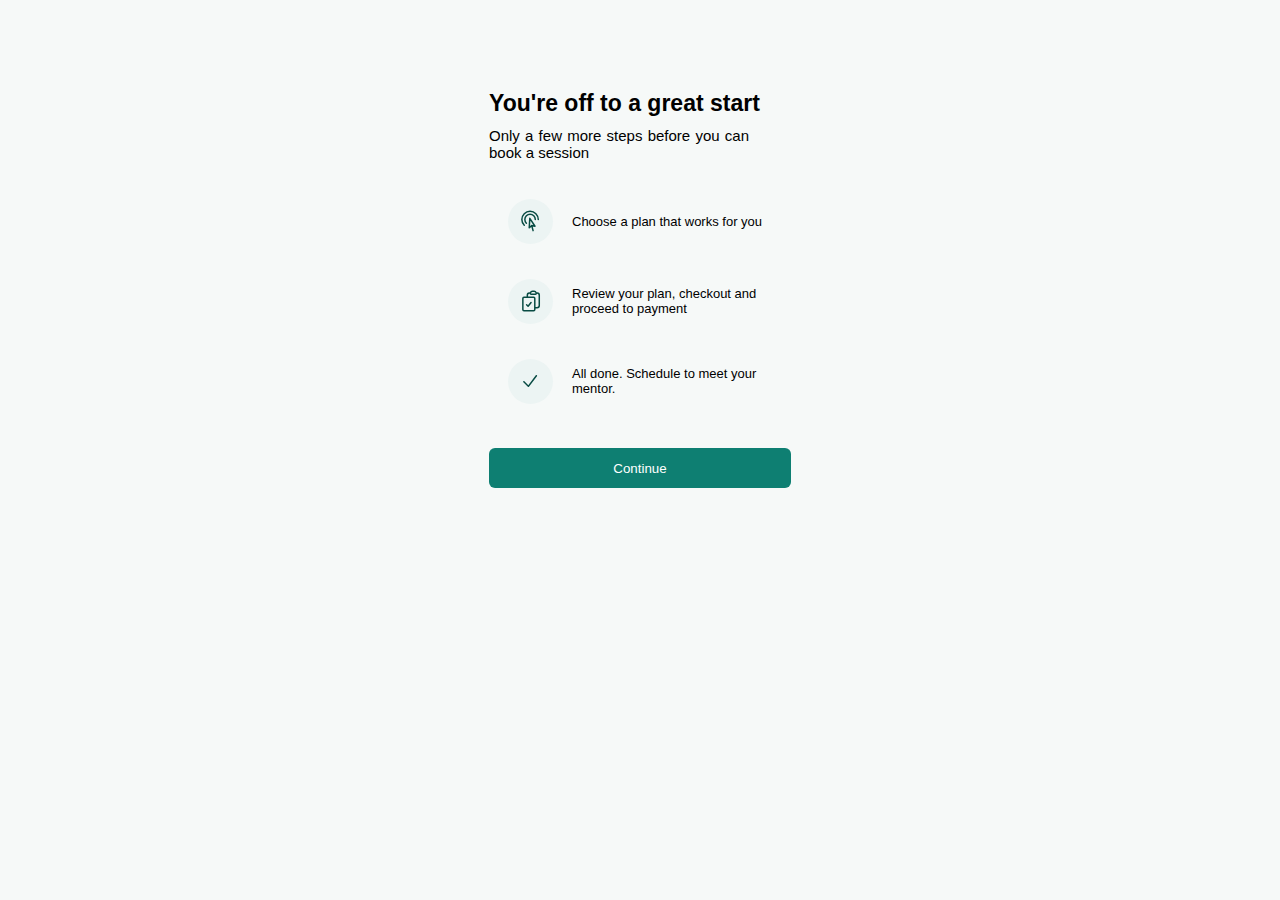
<file: components/confirmatino.html>
<!DOCTYPE html>
<html lang="en">
<head>
    <meta charset="UTF-8">
    <meta name="viewport" content="width=device-width, initial-scale=1.0">
    <title>WellTalk-Tab</title>
    <link rel="stylesheet" href="static/styles/payment.css">
</head>
<body>
    <section id="part-three">
        <div class="container-3">
            <div class="div-you">
                <p class="txt-you">You're off to a great start</p>
                <p class="txt-only">Only a few more steps before you can book a session</p>
            </div>
            <div class="detail">
                <div class="details"> <!--cursour-->
                    <div class="svgs"><!--svg--> 
                        <svg width="19" height="22" viewBox="0 0 19 22" fill="none" xmlns="http://www.w3.org/2000/svg">
                            <path d="M12.0919 20.6253L10.7396 15.5786M10.7396 15.5786L8.24228 17.7932L8.80795 8.36893L14.01 16.2477L10.7396 15.5786ZM3.25863 15.3128C0.0522987 12.1064 0.0522987 6.90796 3.25863 3.70162C6.46496 0.495292 11.6635 0.495292 14.8698 3.70162C16.4729 5.30475 17.2745 7.4059 17.2745 9.50705M5.36975 13.2017C3.32936 11.1613 3.32936 7.85314 5.36975 5.81274C7.41014 3.77235 10.7183 3.77235 12.7587 5.81274C13.7788 6.83292 14.2889 8.17003 14.289 9.50714" stroke="#084B43" stroke-width="1.5" stroke-linecap="round" stroke-linejoin="round"/>
                            </svg>                            
                    </div>
                    
                    <p class="details-txt">Choose a plan that works for you</p>
                </div>

                <div class="details"> <!--review-->
                    <div class="svgs"><!--svg--> 
                        <svg width="24" height="24" viewBox="0 0 24 24" fill="none" xmlns="http://www.w3.org/2000/svg">
                            <path d="M11.4169 3.87544C11.3525 4.08426 11.3178 4.30611 11.3178 4.53605C11.3178 4.94828 11.652 5.28245 12.0642 5.28245H16.5426C16.9548 5.28245 17.289 4.94828 17.289 4.53605C17.289 4.30611 17.2543 4.08426 17.1899 3.87544M11.4169 3.87544C11.6987 2.96123 12.5503 2.29688 13.557 2.29688H15.0498C16.0565 2.29688 16.908 2.96123 17.1899 3.87544M11.4169 3.87544C11.043 3.89772 10.6703 3.9243 10.2988 3.95514C9.17317 4.04856 8.33224 5.00702 8.33224 6.13654V8.26802M17.1899 3.87544C17.5638 3.89772 17.9365 3.9243 18.308 3.95514C19.4336 4.04856 20.2745 5.00701 20.2745 6.13654V16.4783C20.2745 17.715 19.272 18.7175 18.0354 18.7175H15.7962M8.33224 8.26802H4.97347C4.35514 8.26802 3.85388 8.76928 3.85388 9.38761V20.5835C3.85388 21.2018 4.35514 21.7031 4.97347 21.7031H14.6766C15.2949 21.7031 15.7962 21.2018 15.7962 20.5835V18.7175M8.33224 8.26802H14.6766C15.2949 8.26802 15.7962 8.76928 15.7962 9.38761V18.7175M7.58585 15.732L9.07864 17.2247L12.0642 13.4928" stroke="#084B43" stroke-width="1.5" stroke-linecap="round" stroke-linejoin="round"/>
                            </svg>                            
                    </div>
                    <p class="details-txt">Review your plan, checkout and proceed to payment</p>
                </div>

                <div class="details"><!--svg--> 
                    <div class="svgs"><!--done-->
                        <svg width="15" height="13" viewBox="0 0 15 13" fill="none" xmlns="http://www.w3.org/2000/svg">
                            <path fill-rule="evenodd" clip-rule="evenodd" d="M13.8265 0.211083C14.156 0.462115 14.2196 0.932711 13.9685 1.26219L5.96852 11.7622C5.83736 11.9343 5.63822 12.0414 5.42228 12.056C5.20634 12.0705 4.99466 11.991 4.84162 11.838L0.341618 7.33799C0.0487249 7.04509 0.0487249 6.57022 0.341618 6.27733C0.634511 5.98443 1.10939 5.98443 1.40228 6.27733L5.29546 10.1705L12.7754 0.353125C13.0264 0.023646 13.497 -0.0399481 13.8265 0.211083Z" fill="#084B43"/>
                            </svg>                            
                    </div>
                    <p class="details-txt">All done. Schedule to meet your mentor. </p>
                </div>
            </div>
            <div class="div-btn-continue">
                <button class="btn-continue">Continue</button>
            </div>
        </div>
    </section>
    
</body>
</file>
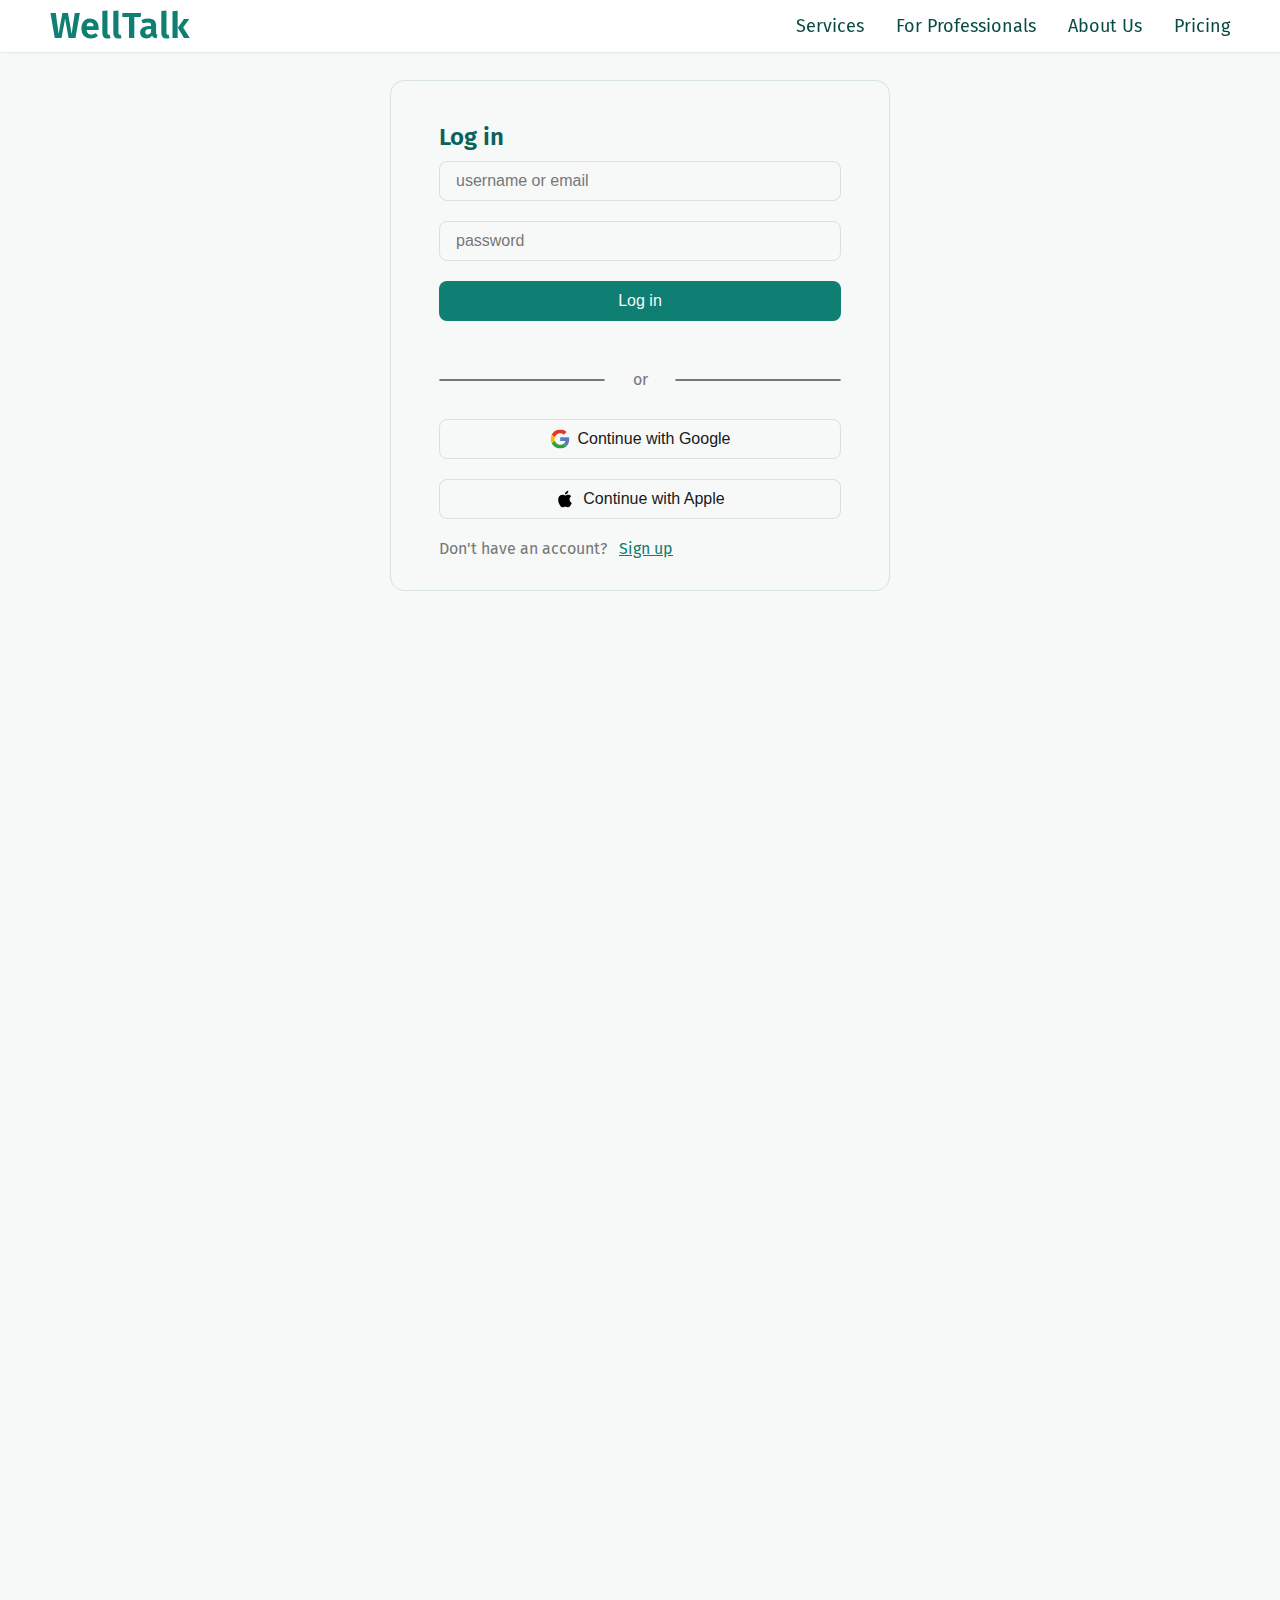
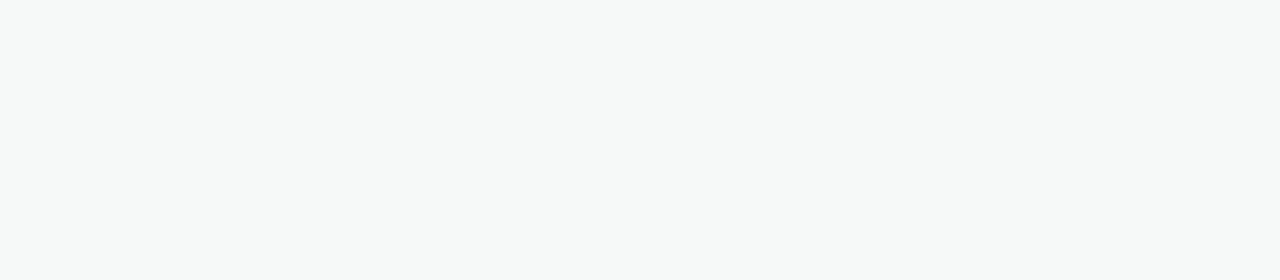
<file: components/login.html>
<!DOCTYPE html>
<html lang="en">
<head>
    <meta charset="UTF-8">
    <meta name="viewport" content="width=device-width, initial-scale=1.0">
        <!-- google fonts-->
        <link rel="preconnect" href="https://fonts.googleapis.com">
        <link rel="preconnect" href="https://fonts.gstatic.com" crossorigin>
        <link href="https://fonts.googleapis.com/css2?family=Fira+Sans:ital,wght@0,100;0,200;0,300;0,400;0,500;0,600;0,700;0,800;0,900;1,100;1,200;1,300;1,400;1,500;1,600;1,700;1,800;1,900&display=swap" rel="stylesheet">
        <!-- custom css-->
        <link rel="stylesheet" href="./static/styles/global.css">
        <link rel="stylesheet" href="./static/styles/nav.css">
        <link rel="stylesheet" href="./static/styles/login-register.css">
    <title>Login</title>
</head>
<body>
    <nav class="nav-bar">
        <div class="nav-bar-lg">
         <div class="brand-name">
             <a href="index.html">WellTalk</a>
         </div>
         <div class="nav-links">
             <p class="services">Services <span></span></p>
             <p class="for-professionals">For Professionals</p>
             <p class="about-us">About Us</p>
             <p class="pricing">Pricing</p>
             <!-- <button class="primary btn-md">Get Started</button> -->
         </div> 
         </div>
        <div class="nav-bar-md">
         <!-- <button class="primary btn-md">Get Started</button>s -->
         <div class="brand-name">
             WellTalk
         </div>
         <div class="nav-links-md js-nav-links-md">
             <p class="services">Services <span></span></p>
             <p class="for-professionals">For Professionals</p>
             <p class="about-us">About Us</p>
             <p class="pricing">Pricing</p>
         </div>
 
         <div>
             <a class="menu-button js-menu-button">
                <div class="menu-bar start"></div>
                <div class="menu-bar middle"></div>
                <div class="menu-bar end"></div>
             </a>
         </div>
        </div>
     </nav>

    <main>
        <div class="login container">
            <form action="#" method="post" class="login-form" id="js-login-form">
            <h2 class="login text">Log in</h2>
            <input type="text" placeholder="username or email" name="email-username" id="js-email-username" class="text input" 
            required pattern="^[a-zA-Z0-9._@]{4,}$" autocomplete="email" title="invalid username or email">
            <span id="js-username-error" class="error"></span>
            
            <input type="password" placeholder="password" name="password" id="js-password" class="password input" required 
            pattern="^(?=.*[a-zA-Z])(?=.*[0-9])(?=.*[\W_]).{8,}$" autocomplete="current-password" title="Password must be at least 8 characters with uppercase, lowercase, and special characters.">
            <span id="js-password-error" class="error"></span>

            <input type="submit" name="submit" value="Log in" id="submit btn js-submit" class="input btn btn-lg primary">
            <span class="forgot-password-span"><a href="#" class="forgot-password" id="js-forgot-password-error"></a></span>
            <div class="divider">
            </form>
                <div></div>
                <p>or</p>
                <div></div>
            </div>
            <button class="btn btn-lg google go-to-question-page"> <img src="./static/assets/icons/devicon_google.svg" alt="" > Continue with Google</button>
            <button class="btn btn-lg apple go-to-question-page"> <img src="./static/assets/icons/mdi_apple.svg" alt=""> Continue with Apple</button>
            <p class="dont-have-account">Don't have an account? <span class="sign-up"><a href="register.html">Sign up</a></span></p>
        </div>
    </main>

    <script src="./static/scripts/navbar.js"></script>
    <script src="./static/scripts/login.js"></script>

    
</body>
</html>
</file>
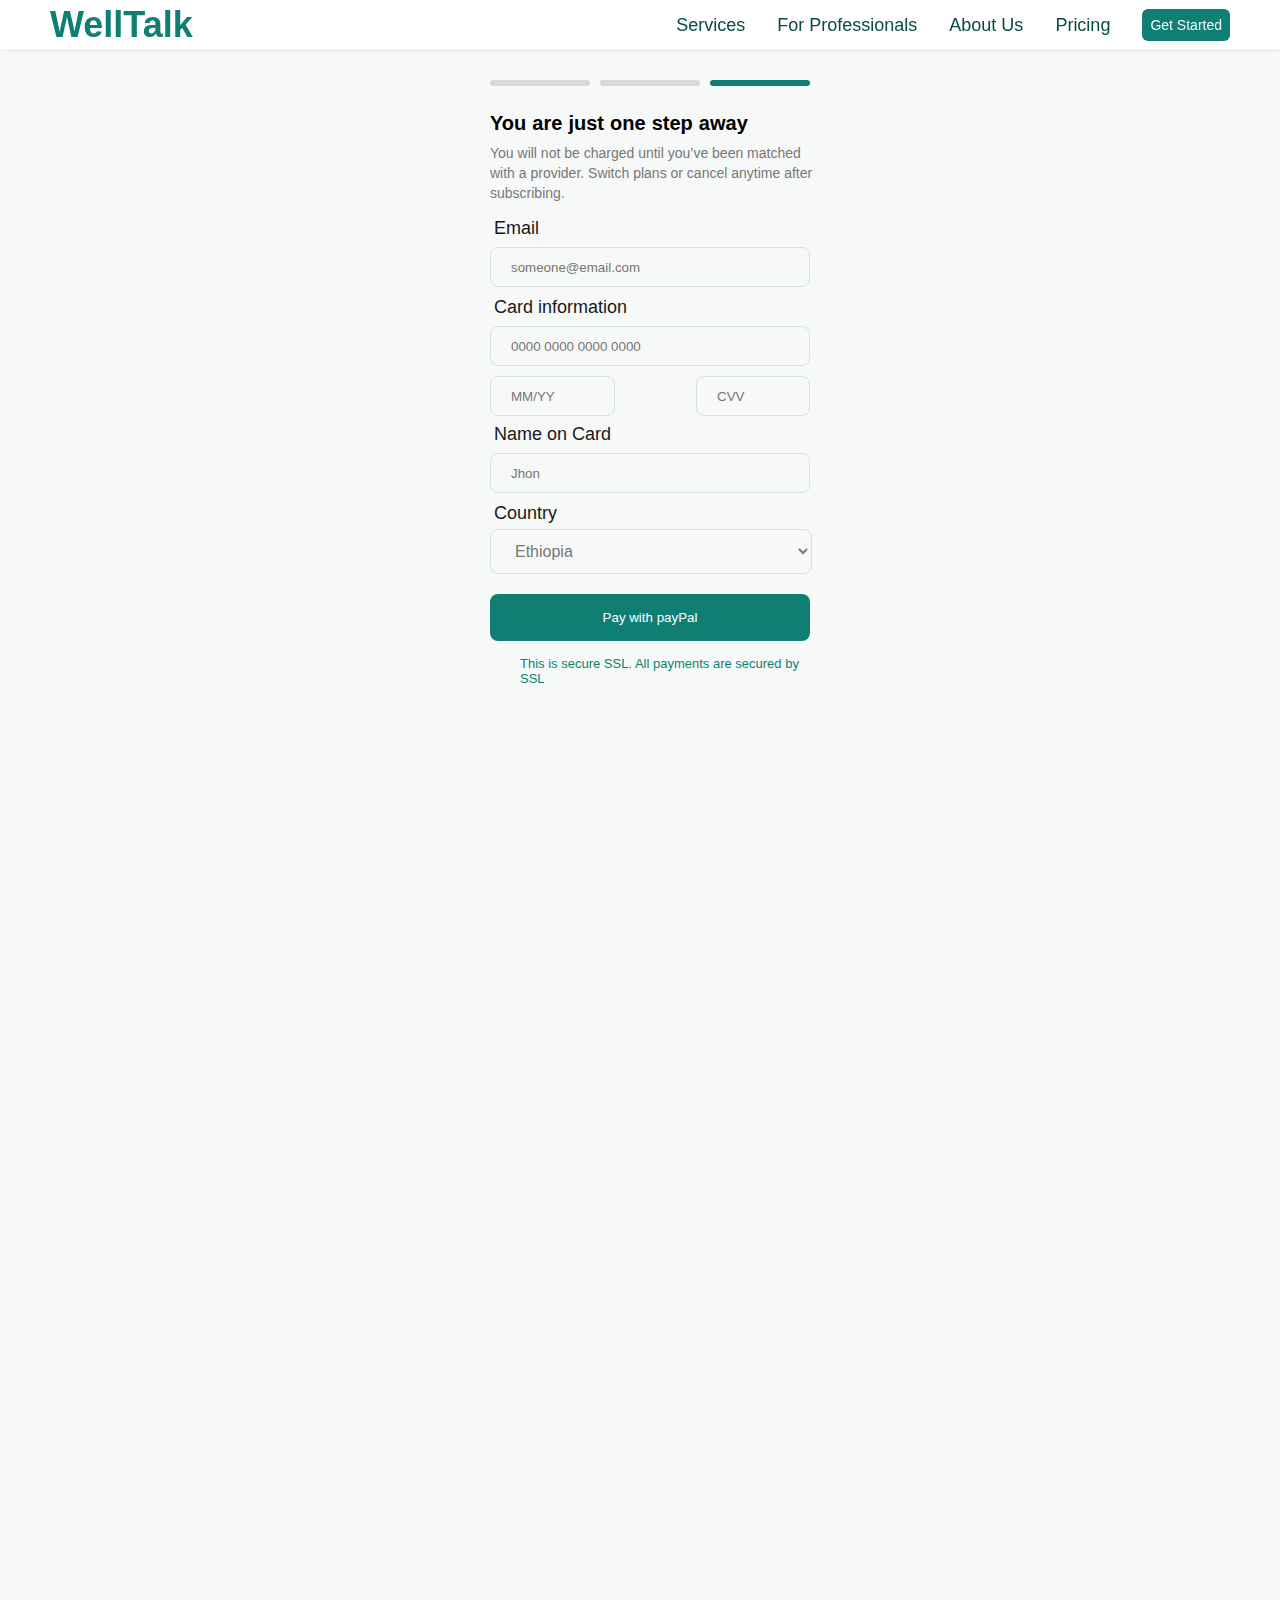
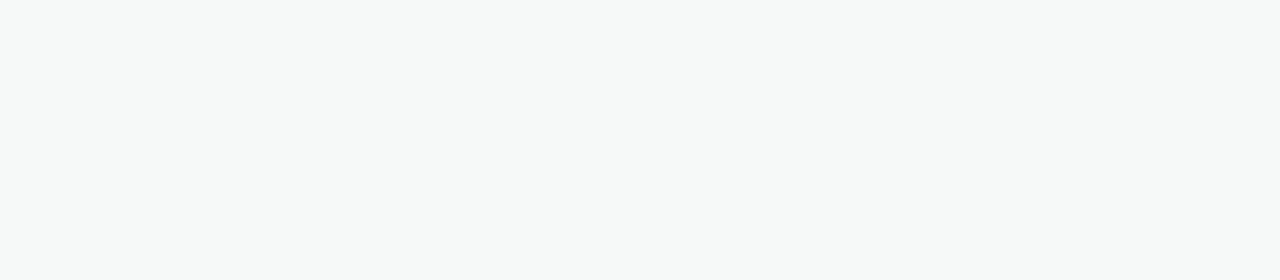
<file: components/payment.html>
<!DOCTYPE html>
<html lang="en">
<head>
    <meta charset="UTF-8">
    <meta name="viewport" content="width=device-width, initial-scale=1.0">
        <!-- google fonts-->
        <link rel="preconnect" href="https://fonts.googleapis.com">
        <link rel="preconnect" href="https://fonts.gstatic.com" crossorigin>
        <link href="https://fonts.googleapis.com/css2?family=Fira+Sans:ital,wght@0,100;0,200;0,300;0,400;0,500;0,600;0,700;0,800;0,900;1,100;1,200;1,300;1,400;1,500;1,600;1,700;1,800;1,900&display=swap" rel="stylesheet">
        <!-- custom css-->
        <link rel="stylesheet" href="./static/styles/global.css">
        <link rel="stylesheet" href="./static/styles/nav.css">
        <link rel="stylesheet" href="./static/styles/payment.css">
    <title>questions</title>
</head>
<body>
    <nav class="nav-bar">
        <div class="nav-bar-lg">
         <div class="brand-name">
             WellTalk
         </div>
         <div class="nav-links">
             <p class="services">Services <span></span></p>
             <p class="for-professionals">For Professionals</p>
             <p class="about-us">About Us</p>
             <p class="pricing">Pricing</p>
             <button class="primary btn-md">Get Started</button>
         </div> 
         </div>
        <div class="nav-bar-md">
         <button class="primary btn-md">Get Started</button>
         <div class="brand-name">
             WellTalk
         </div>
         <div class="nav-links-md js-nav-links-md">
             <p class="services">Services <span></span></p>
             <p class="for-professionals">For Professionals</p>
             <p class="about-us">About Us</p>
             <p class="pricing">Pricing</p>
         </div>
 
         <div>
             <a class="menu-button js-menu-button">
                <div class="menu-bar start"></div>
                <div class="menu-bar middle"></div>
                <div class="menu-bar end"></div>
             </a>
         </div>
        </div>
     </nav>
    <section id="part-six">
        <div class="container-6" ><!--main div-->
            <div class="card-progress-bar" style="width: 330px;"><!--progress bar-->
                <div class="progress-partSix-1">

                </div>

                <div class="progress-partSix-2">

                </div>

                <div class="progress-partSix-3">

                </div>
            </div>

            <div class="plan-title-partSix-txt"><!--title txt-->
                <p>You are just one step away</p>
            </div>

            <div class="plan-description-partSix-txt"><!--description-->
                <p>You will not be charged until you’ve been matched with a provider. Switch plans or cancel anytime after subscribing.</p>
            </div>

            <form class="form-step" method="post" action="video.html">
                <label for="email"><p class="label-title">Email</p></label>
                <input type="email" id="email" class="email-input" placeholder="someone@email.com" required>

                <label for="card"><p class="label-title">Card information</p></label>
                <input type="tel" id="card-input" class="card-input" placeholder="0000 0000 0000 0000" pattern="\d{4} \d{4} \d{4} \d{4}" required maxlength="19">
                <div class="card-other-div">
                    <input type="text" id="date-card" class="date-card-input" placeholder="MM/YY" required pattern="\d*" maxlength="7" pattern="\d*" maxlength="4"> 
                    <input type="text" id="cvv-input" class="cvv-card-input" placeholder="CVV" required> 
                </div>

                <label for="name-on-card"><p class="name-on-card-title">Name on Card</p></label>
                <input type="text" id="name-on-card-input" class="name-on-card-input" placeholder="Jhon">


                <label for="country"><p class="label-title">Country</p></label>
                <select name="country" id="country">
                    <option value="Ethiopia">Ethiopia</option>
                </select>

                <button class="pay-pal-btn js-pay-pal-btn">Pay with payPal</button>
                <p class="secure-ssl-txt">This is secure SSL. All payments are secured by SSL</p>

            </form>


    </section>
    <script src="./static/scripts/navbar.js"></script>
    
</body>
</file>
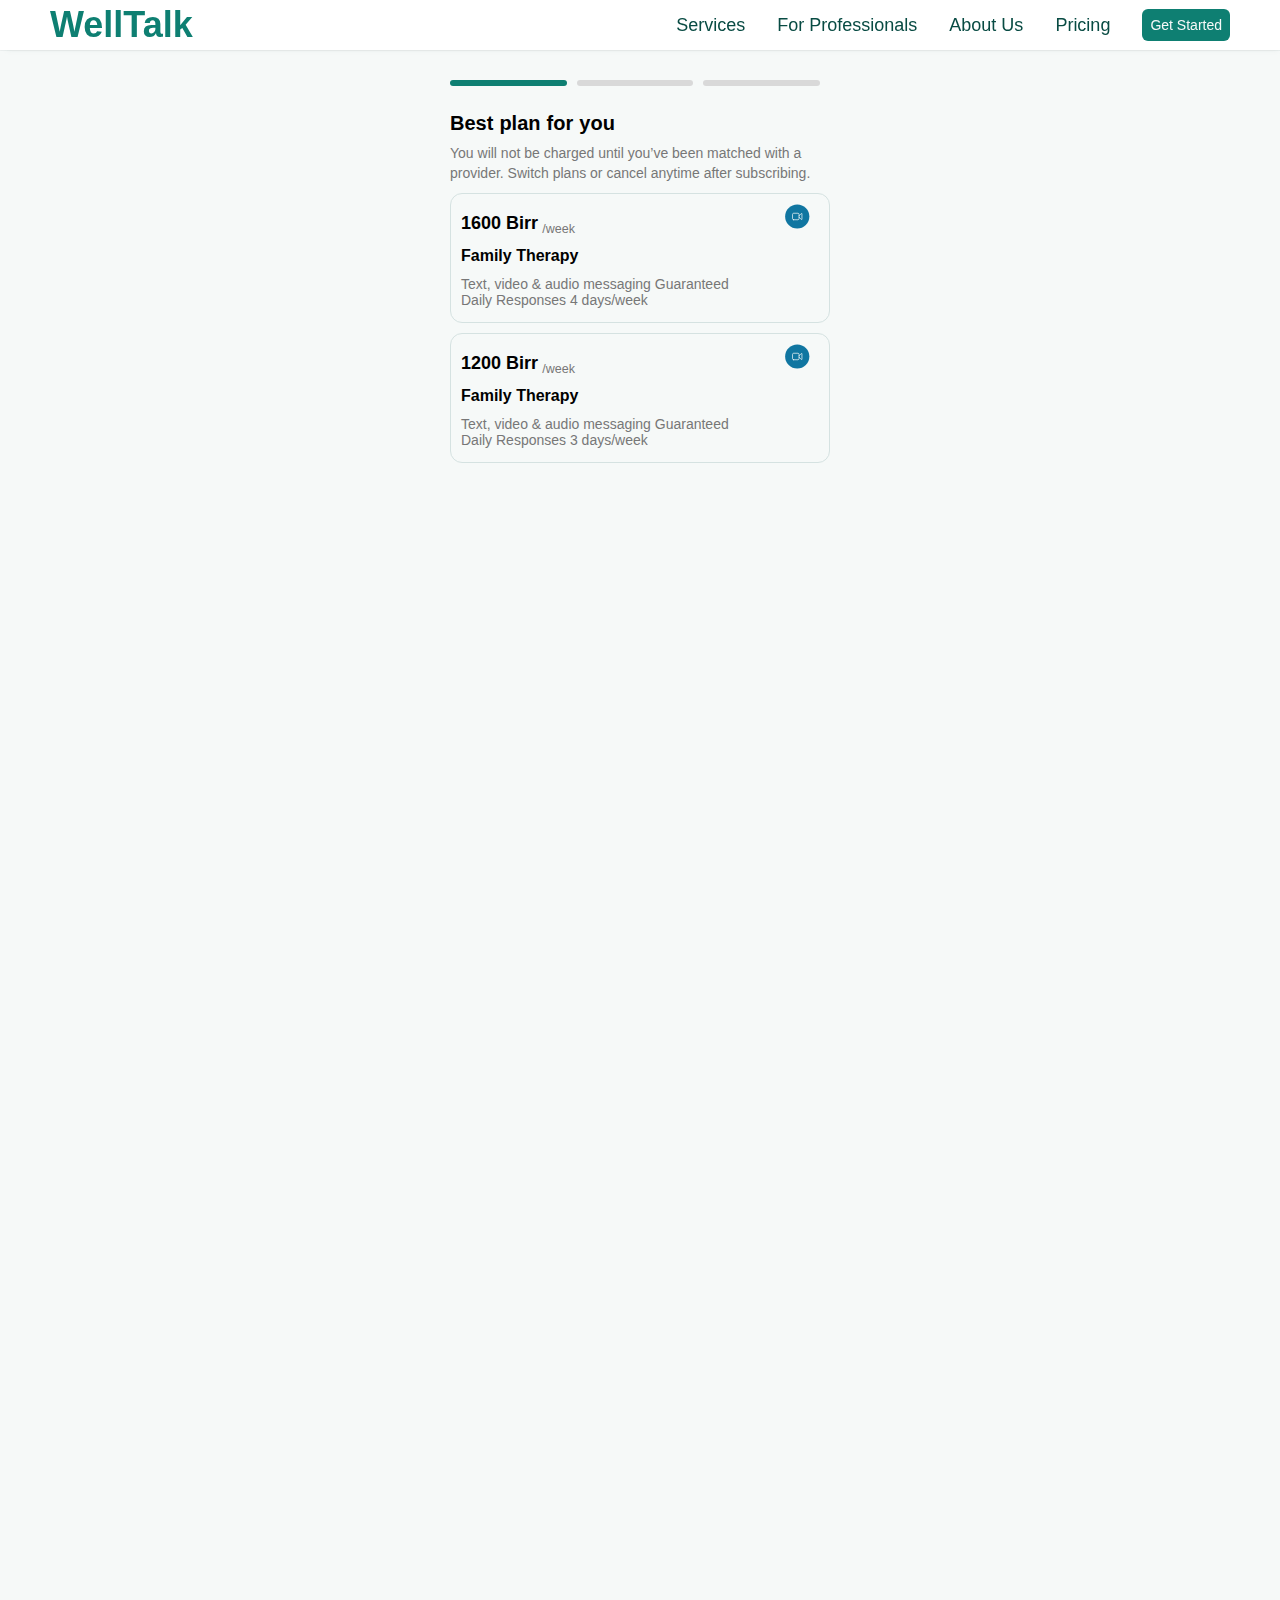
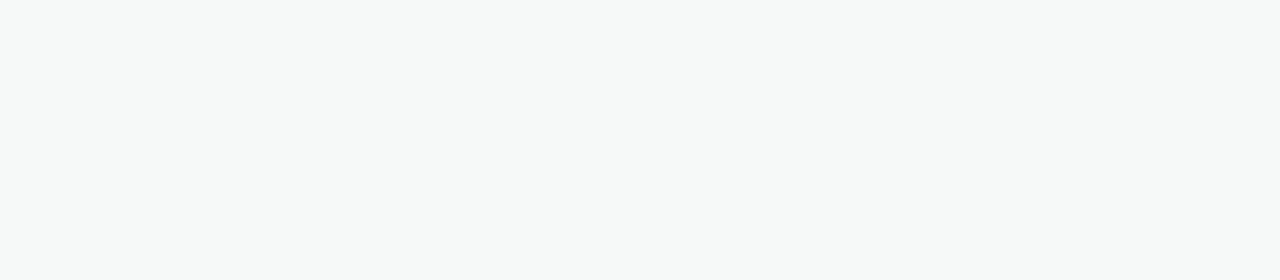
<file: components/plan.html>
<!DOCTYPE html>
<html lang="en">
<head>
    <meta charset="UTF-8">
    <meta name="viewport" content="width=device-width, initial-scale=1.0">
        <!-- google fonts-->
        <link rel="preconnect" href="https://fonts.googleapis.com">
        <link rel="preconnect" href="https://fonts.gstatic.com" crossorigin>
        <link href="https://fonts.googleapis.com/css2?family=Fira+Sans:ital,wght@0,100;0,200;0,300;0,400;0,500;0,600;0,700;0,800;0,900;1,100;1,200;1,300;1,400;1,500;1,600;1,700;1,800;1,900&display=swap" rel="stylesheet">
        <!-- custom css-->
        <link rel="stylesheet" href="./static/styles/global.css">
        <link rel="stylesheet" href="./static/styles/nav.css">
        <link rel="stylesheet" href="./static/styles/payment.css">
    <title>questions</title>
</head>
<body>
    <nav class="nav-bar">
        <div class="nav-bar-lg">
         <div class="brand-name">
             WellTalk
         </div>
         <div class="nav-links">
             <p class="services">Services <span></span></p>
             <p class="for-professionals">For Professionals</p>
             <p class="about-us">About Us</p>
             <p class="pricing">Pricing</p>
             <button class="primary btn-md">Get Started</button>
         </div> 
         </div>
        <div class="nav-bar-md">
         <button class="primary btn-md">Get Started</button>
         <div class="brand-name">
             WellTalk
         </div>
         <div class="nav-links-md js-nav-links-md">
             <p class="services">Services <span></span></p>
             <p class="for-professionals">For Professionals</p>
             <p class="about-us">About Us</p>
             <p class="pricing">Pricing</p>
         </div>
 
         <div>
             <a class="menu-button js-menu-button">
                <div class="menu-bar start"></div>
                <div class="menu-bar middle"></div>
                <div class="menu-bar end"></div>
             </a>
         </div>
        </div>
     </nav>
    <section id="part-four">
        <div class="container-4" ><!--main div-->
            <div class="card-progress-bar"><!--progress bar-->
                <div class="progress-partFour-1" >

                </div>

                <div class="progress-partFour-2">

                </div>

                <div class="progress-partFour-3">

                </div>
            </div>

            <div class="plan-title-txt"><!--title txt-->
                <p>Best plan for you</p>
            </div>

            <div class="plan-description-txt"><!--description-->
                <p>You will not be charged until you’ve been matched with a provider. Switch plans or cancel anytime after subscribing.</p>
            </div>

           
                <div class="part-four-div js-part-four-div">
                    <div class="part-four-price-div">
                        <div class="part-four-price-txt-div"><p>1600 Birr<span> <sub>/week</sub> </span></p></div> 
                        <div class="svg-video"><svg style="" width="25" height="25" viewBox="0 0 33 32" fill="none" xmlns="http://www.w3.org/2000/svg">
                            <rect x="0.157227" width="32" height="32" rx="16" fill="#1076A1"/>
                            <path d="M18.5457 15.0445L21.5518 12.0385C21.8527 11.7375 22.3673 11.9507 22.3673 12.3762V19.6236C22.3673 20.0492 21.8527 20.2623 21.5518 19.9614L18.5457 16.9553M11.3803 20.2991H17.1126C17.9041 20.2991 18.5457 19.6575 18.5457 18.8661V13.1338C18.5457 12.3423 17.9041 11.7007 17.1126 11.7007H11.3803C10.5889 11.7007 9.94727 12.3423 9.94727 13.1338V18.8661C9.94727 19.6575 10.5889 20.2991 11.3803 20.2991Z" stroke="#F6F9F8" stroke-width="0.96" stroke-linecap="round" stroke-linejoin="round"/>
                            </svg>
                        </div>
                     
                    </div>
                <p class="part-four-first-paragraph">Family Therapy</p>
                <p class="part-four-second-paragraph">Text, video & audio messaging Guaranteed Daily Responses 4 days/week</p>
            </div>

            <div class="part-four-div js-part-four-div">
                <div class="part-four-price-div">
                    <div class="part-four-price-txt-div"><p>1200 Birr<span> <sub>/week</sub> </span></p></div> 
                    <div class="svg-video"><svg width="25" height="25" viewBox="0 0 33 32" fill="none" xmlns="http://www.w3.org/2000/svg">
                        <rect x="0.157227" width="32" height="32" rx="16" fill="#1076A1"/>
                        <path d="M18.5457 15.0445L21.5518 12.0385C21.8527 11.7375 22.3673 11.9507 22.3673 12.3762V19.6236C22.3673 20.0492 21.8527 20.2623 21.5518 19.9614L18.5457 16.9553M11.3803 20.2991H17.1126C17.9041 20.2991 18.5457 19.6575 18.5457 18.8661V13.1338C18.5457 12.3423 17.9041 11.7007 17.1126 11.7007H11.3803C10.5889 11.7007 9.94727 12.3423 9.94727 13.1338V18.8661C9.94727 19.6575 10.5889 20.2991 11.3803 20.2991Z" stroke="#F6F9F8" stroke-width="0.96" stroke-linecap="round" stroke-linejoin="round"/>
                        </svg>
                        </div>
                 
                </div>
                <p class="part-four-first-paragraph">Family Therapy</p>
                <p class="part-four-second-paragraph">Text, video & audio messaging Guaranteed Daily Responses 3 days/week</p>
            </div>
            </div>
    </section>



    <script>
        document.querySelectorAll('.js-part-four-div').forEach(elem => {
            elem.addEventListener('click', ()=>{
                window.location.href = 'review.html'
            })
        });
    </script>
    <script src="./static/scripts/navbar.js"></script>
</body>
</html>
</file>
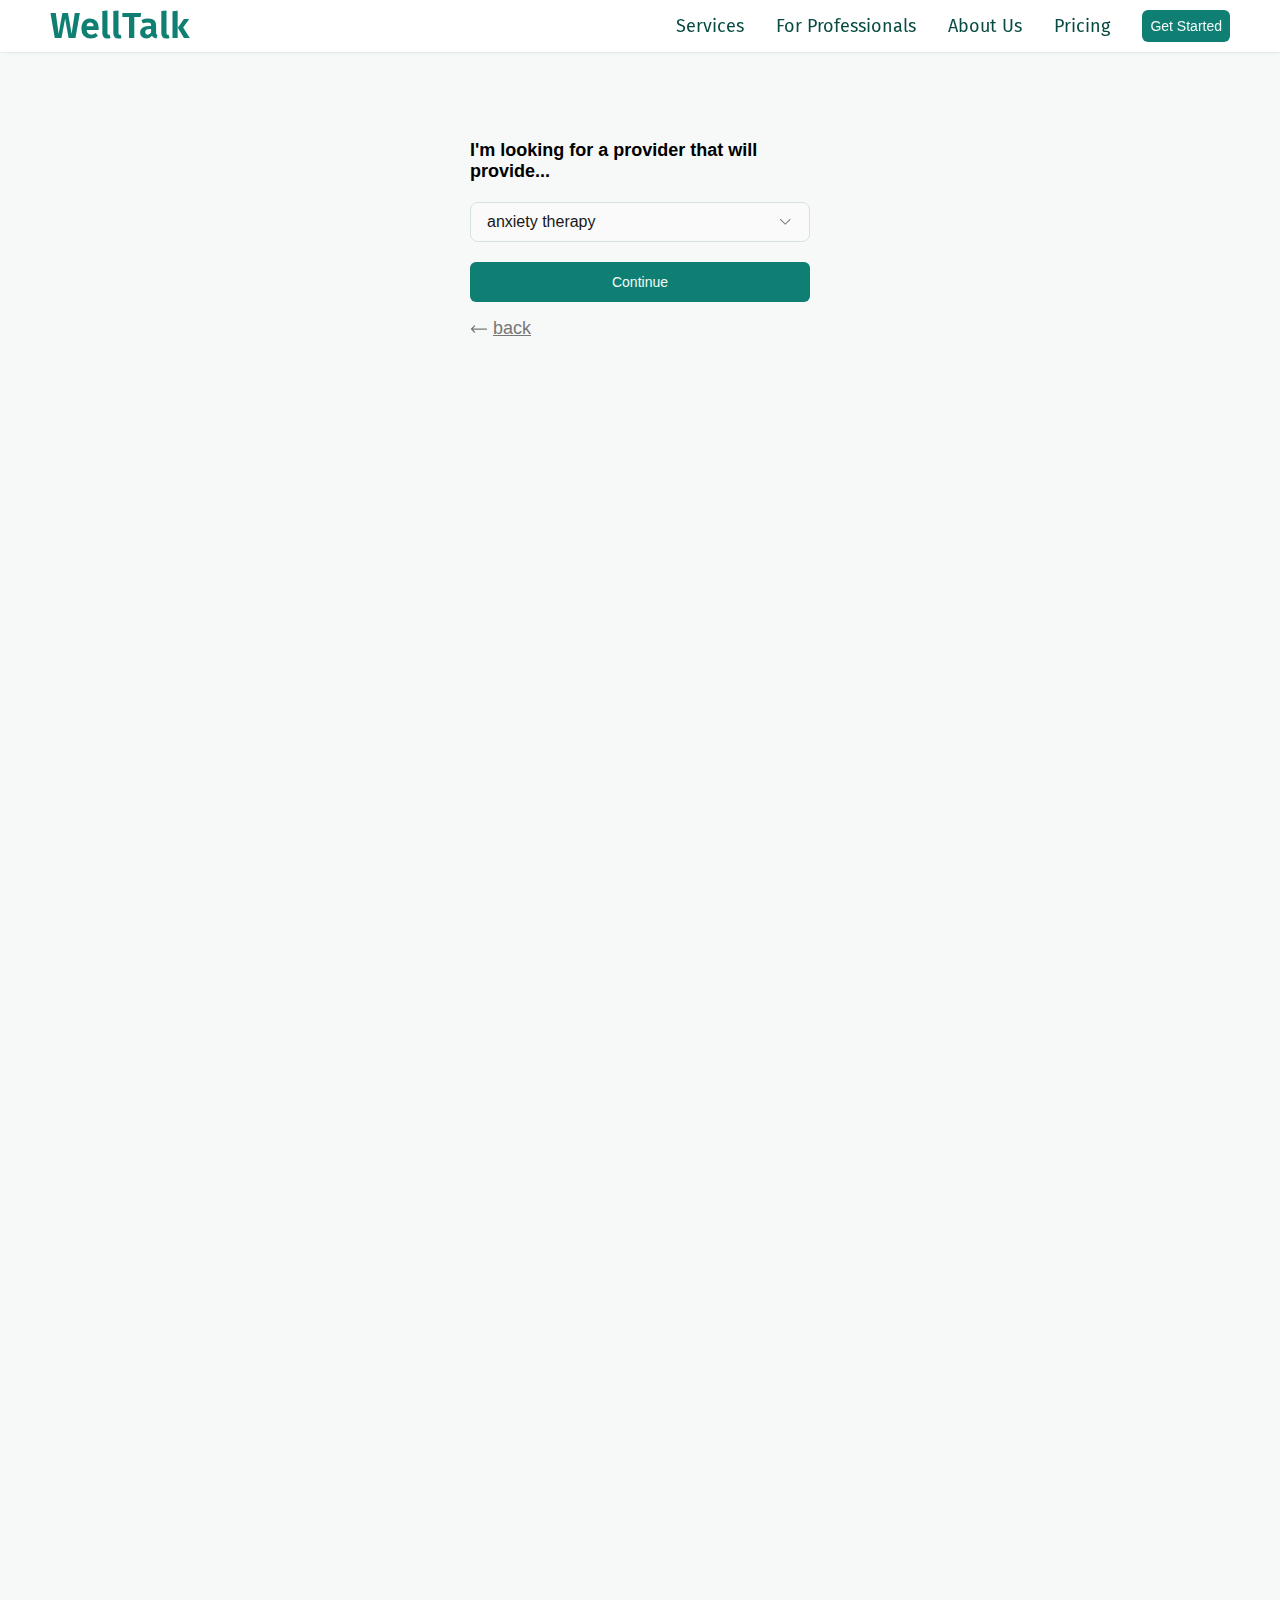
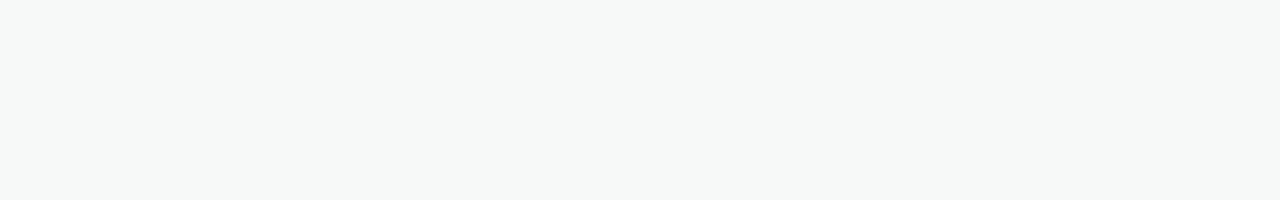
<file: components/question.html>
<!DOCTYPE html>
<html lang="en">
<head>
    <meta charset="UTF-8">
    <meta name="viewport" content="width=device-width, initial-scale=1.0">
        <!-- google fonts-->
        <link rel="preconnect" href="https://fonts.googleapis.com">
        <link rel="preconnect" href="https://fonts.gstatic.com" crossorigin>
        <link href="https://fonts.googleapis.com/css2?family=Fira+Sans:ital,wght@0,100;0,200;0,300;0,400;0,500;0,600;0,700;0,800;0,900;1,100;1,200;1,300;1,400;1,500;1,600;1,700;1,800;1,900&display=swap" rel="stylesheet">
        <!-- custom css-->
        <link rel="stylesheet" href="./static/styles/global.css">
        <link rel="stylesheet" href="./static/styles/nav.css">
        <link rel="stylesheet" href="./static/styles/question.css">
    <title>questions</title>
</head>
<body>
    <nav class="nav-bar">
        <div class="nav-bar-lg">
         <div class="brand-name">
             WellTalk
         </div>
         <div class="nav-links">
             <p class="services">Services <span></span></p>
             <p class="for-professionals">For Professionals</p>
             <p class="about-us">About Us</p>
             <p class="pricing">Pricing</p>
             <button class="primary btn-md">Get Started</button>
         </div> 
         </div>
        <div class="nav-bar-md">
         <button class="primary btn-md">Get Started</button>
         <div class="brand-name">
             WellTalk
         </div>
         <div class="nav-links-md js-nav-links-md">
             <p class="services">Services <span></span></p>
             <p class="for-professionals">For Professionals</p>
             <p class="about-us">About Us</p>
             <p class="pricing">Pricing</p>
         </div>
 
         <div>
             <a class="menu-button js-menu-button">
                <div class="menu-bar start"></div>
                <div class="menu-bar middle"></div>
                <div class="menu-bar end"></div>
             </a>
         </div>
        </div>
     </nav>
     <div class="progress-bar js-progress-bar"></div>
    <main>  
        <div class="question-container js-question-container">
        </div>
        <button class="back-btn js-back-btn">
            <svg xmlns="http://www.w3.org/2000/svg" fill="none" viewBox="0 0 24 24" stroke-width="1.5" stroke="currentColor" class="size-6 arrow-left">
                <path stroke-linecap="round" stroke-linejoin="round" d="M6.75 15.75 3 12m0 0 3.75-3.75M3 12h18" />
              </svg> back
        </button>

    </main>

    <script src="./static/scripts/question.js"></script>

</body>
</html>
</file>
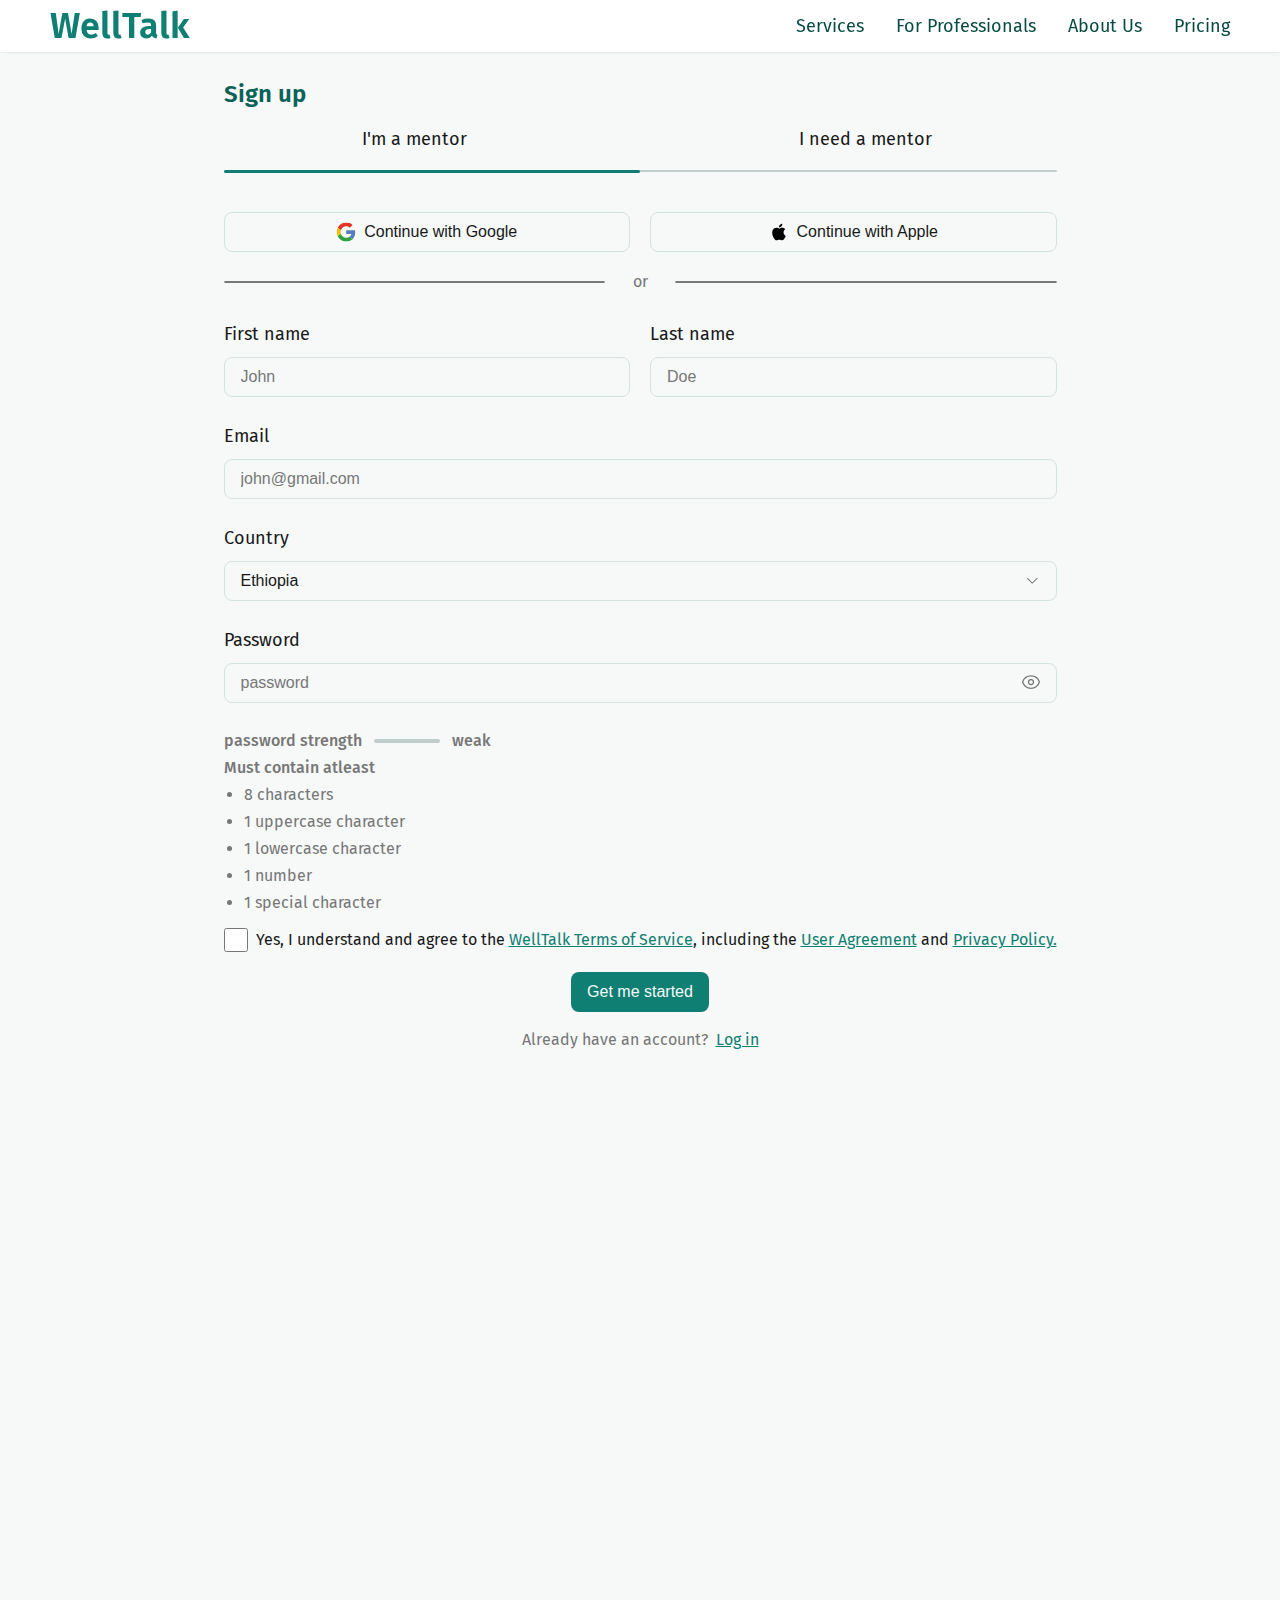
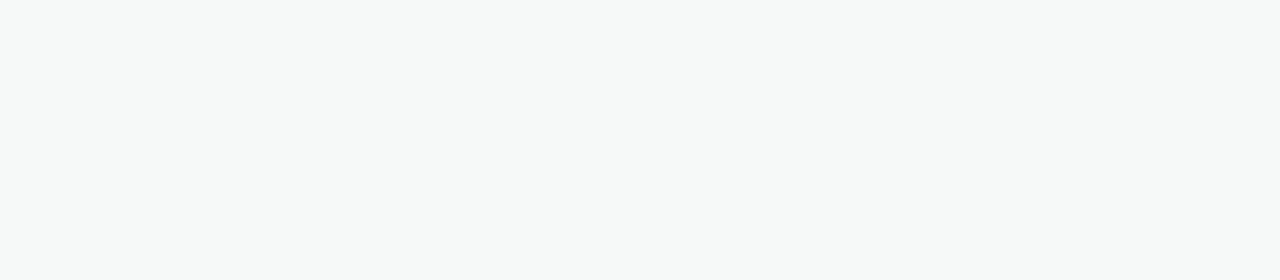
<file: components/register.html>
<!DOCTYPE html>
<html lang="en">
<head>
    <meta charset="UTF-8">
    <meta name="viewport" content="width=device-width, initial-scale=1.0">
        <!-- google fonts-->
        <link rel="preconnect" href="https://fonts.googleapis.com">
        <link rel="preconnect" href="https://fonts.gstatic.com" crossorigin>
        <link href="https://fonts.googleapis.com/css2?family=Fira+Sans:ital,wght@0,100;0,200;0,300;0,400;0,500;0,600;0,700;0,800;0,900;1,100;1,200;1,300;1,400;1,500;1,600;1,700;1,800;1,900&display=swap" rel="stylesheet">
        <!-- custom css-->
        <link rel="stylesheet" href="./static/styles/global.css">
        <link rel="stylesheet" href="./static/styles/nav.css">
        <link rel="stylesheet" href="./static/styles/login-register.css">
    <title>Register</title>
</head>
<body>
    <nav class="nav-bar">
        <div class="nav-bar-lg">
         <div class="brand-name">
             <a href="index.html">WellTalk</a>
         </div>
         <div class="nav-links">
             <p class="services">Services <span></span></p>
             <p class="for-professionals">For Professionals</p>
             <p class="about-us">About Us</p>
             <p class="pricing">Pricing</p>
             <!-- <button class="primary btn-md">Get Started</button> -->
         </div> 
         </div>
        <div class="nav-bar-md">
         <!-- <button class="primary btn-md">Get Started</button>s -->
         <div class="brand-name">
             WellTalk
         </div>
         <div class="nav-links-md js-nav-links-md">
             <p class="services">Services <span></span></p>
             <p class="for-professionals">For Professionals</p>
             <p class="about-us">About Us</p>
             <p class="pricing">Pricing</p>
         </div>
 
         <div>
             <a class="menu-button js-menu-button">
                <div class="menu-bar start"></div>
                <div class="menu-bar middle"></div>
                <div class="menu-bar end"></div>
             </a>
         </div>
        </div>
     </nav>


    <main>
        <div class="register container">
            <h2 class="register text">Sign up</h2>
            <section class="first">
                <div class="preference-container">
                    <div class="text">
                        <p class="mentor js-mentor">I'm a mentor</p>
                        <p class="mentee js-mentee">I need a mentor</p>
                    </div>
                    <div class="overlay">
                        <div class="first mentor-selected js-overlay"></div>
                    </div>
                </div>
                <div class="social-logins">
                    <button class="btn btn-lg google go-to-question-page"> <img src="./static/assets/icons/devicon_google.svg" alt=""> Continue with Google</button>
                <button class="btn btn-lg apple go-to-question-page"> <img src="./static/assets/icons/mdi_apple.svg" alt=""> Continue with Apple</button>
                </div>
                <div class="divider">
                    <div></div>
                    <p>or</p>
                    <div></div>
                </div>
            </section> 
            <form action="#" method="post" class="register-form" id="js-register-form">
            <section class="middle">
                <div class="form-with-desc">
                    <label for="firstname">First name</label>
                    <input type="text" placeholder="John" class="input" name="firstname" id="js-fname" pattern="^[a-zA-Z]{3,}" required title="Invalid name">
                    <span id="js-fname-error" class="error"></span>
                </div>

                <div class="form-with-desc">
                    <label for="lastname">Last name</label>
                    <input type="text" placeholder="Doe" class="input" name="lastname" id="js-lname" pattern="^[a-zA-Z]{3,}" required title="Invalid name">
                    <span id="js-lname-error" class="error"></span>
                </div>

                <div class="form-with-desc">
                    <label for="email">Email</label>
                    <input type="email" placeholder="john@gmail.com" class="input" name="email" id="js-email" title="Invalid Email" autocomplete="email">
                    <span id="js-email-error" class="error"></span>
                </div>

    
                <div class="form-with-desc">
                    <label for="country">Country</label>
                    <select type="dropdown" name="country" class="input dropdown" id="js-country" title="Country has to be provided" required autocomplete="country">
                        <option value="ethiopia">Ethiopia</option>
                        <option value="usa">USA</option>
                    </select>
                    <span id="js-country-error" class="error"></span>
                </div>

                <div class="form-with-desc">
                    <label for="password">Password</label>
                    <div class="password-container">
                        <input type="password" placeholder="password" name="password" id="js-password" class="input" pattern="(?=.*\d)(?=.*[a-z])(?=.*[A-Z])(?=.*[\W_]).{8,}" required title="Password must be at least 8 characters with uppercase, lowercase, and special characters." autocomplete="current-password">
                        <button class="show-password-btn">
                            <!-- eye slash button shown when the password is not shown -->
                            <svg xmlns="http://www.w3.org/2000/svg" fill="none" viewBox="0 0 24 24" stroke-width="1.5" stroke="currentColor" class="size-5 eye-slash hide">
                                <path stroke-linecap="round" stroke-linejoin="round" d="M3.98 8.223A10.477 10.477 0 0 0 1.934 12C3.226 16.338 7.244 19.5 12 19.5c.993 0 1.953-.138 2.863-.395M6.228 6.228A10.451 10.451 0 0 1 12 4.5c4.756 0 8.773 3.162 10.065 7.498a10.522 10.522 0 0 1-4.293 5.774M6.228 6.228 3 3m3.228 3.228 3.65 3.65m7.894 7.894L21 21m-3.228-3.228-3.65-3.65m0 0a3 3 0 1 0-4.243-4.243m4.242 4.242L9.88 9.88" />
                            </svg>
                            <!-- eye button shown when the password will shown -->
                            <svg xmlns="http://www.w3.org/2000/svg" fill="none" viewBox="0 0 24 24" stroke-width="1.5" stroke="currentColor" class="size-6 eye">
                                <path stroke-linecap="round" stroke-linejoin="round" d="M2.036 12.322a1.012 1.012 0 0 1 0-.639C3.423 7.51 7.36 4.5 12 4.5c4.638 0 8.573 3.007 9.963 7.178.07.207.07.431 0 .639C20.577 16.49 16.64 19.5 12 19.5c-4.638 0-8.573-3.007-9.963-7.178Z" />
                                <path stroke-linecap="round" stroke-linejoin="round" d="M15 12a3 3 0 1 1-6 0 3 3 0 0 1 6 0Z" />
                              </svg>
                              
                        </button>
                        <span id="js-password-error" class="error"></span>
                    </div>
                </div>
                <div class="password strength container">
                    <p class="text strength"> password strength <span class="strength visual"><span class="key-strength js-key-strength"></span></span> <span class="strength-keyword js-strength-keyword">weak</span></p>
                    <p class="strength description">Must contain atleast </p>
                    <ul>
                        <li class="list-item js-list-item">8 characters</li>
                        <li class="list-item js-list-item">1 uppercase character</li>
                        <li class="list-item js-list-item">1 lowercase character</li>
                        <li class="list-item js-list-item">1 number</li>
                        <li class="list-item js-list-item">1 special character</li>
                    </ul>
                </div>
            </section>

            <section class="last">
                <div class="user-agreement">
                   <input type="checkbox" name="checkbox" class="primary checkbox" id="js-terms" required>
                    <p>Yes, I understand and agree to the <a href="#">WellTalk Terms of Service</a href="#">, 
                       including the <a href="#">User Agreement</a href="#"> and <a href="#">Privacy Policy.</a href="#">
                    </p>
                </div>
                <div class="login section">
                    <input type="submit" name="submit" value="Get me started" id="submit btn" class="input btn btn-lg primary ">
                    <p>Already have an account? <a href="login.html">Log in</a></p>
                </div>

            </section>
        </form>
        </div> <!-- end register container-->
    </main>

    <script type="module" src="./static/scripts/register.js"></script>
    
</body>
</html>
</file>
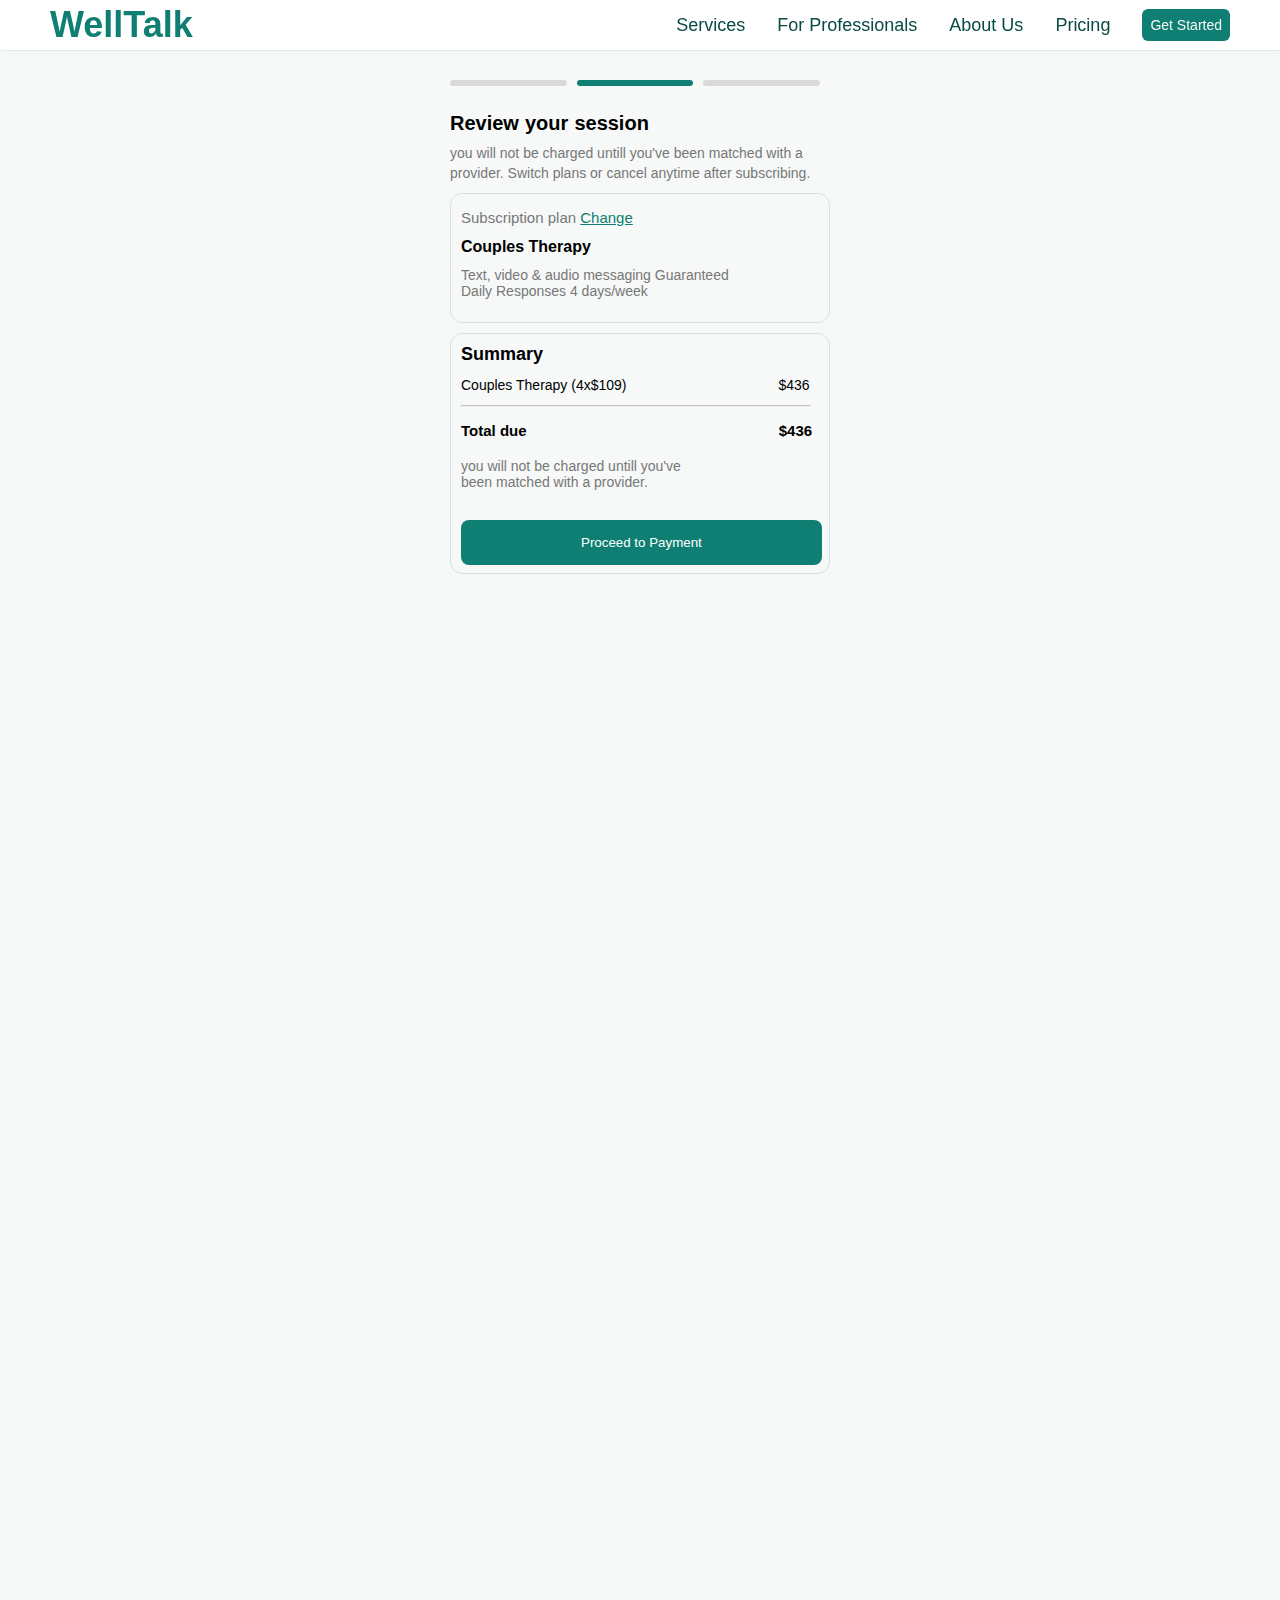
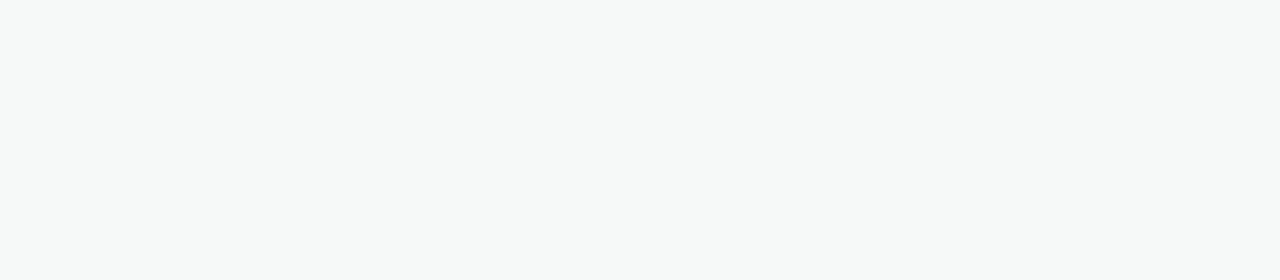
<file: components/review.html>
<!DOCTYPE html>
<html lang="en">
<head>
    <meta charset="UTF-8">
    <meta name="viewport" content="width=device-width, initial-scale=1.0">
        <!-- google fonts-->
        <link rel="preconnect" href="https://fonts.googleapis.com">
        <link rel="preconnect" href="https://fonts.gstatic.com" crossorigin>
        <link href="https://fonts.googleapis.com/css2?family=Fira+Sans:ital,wght@0,100;0,200;0,300;0,400;0,500;0,600;0,700;0,800;0,900;1,100;1,200;1,300;1,400;1,500;1,600;1,700;1,800;1,900&display=swap" rel="stylesheet">
        <!-- custom css-->
        <link rel="stylesheet" href="./static/styles/global.css">
        <link rel="stylesheet" href="./static/styles/nav.css">
        <link rel="stylesheet" href="./static/styles/payment.css">

    <title>choose your plan</title>
</head>
<body>
    <nav class="nav-bar">
        <div class="nav-bar-lg">
         <div class="brand-name">
             WellTalk
         </div>
         <div class="nav-links">
             <p class="services">Services <span></span></p>
             <p class="for-professionals">For Professionals</p>
             <p class="about-us">About Us</p>
             <p class="pricing">Pricing</p>
             <button class="primary btn-md">Get Started</button>
         </div> 
         </div>
        <div class="nav-bar-md">
         <button class="primary btn-md">Get Started</button>
         <div class="brand-name">
             WellTalk
         </div>
         <div class="nav-links-md js-nav-links-md">
             <p class="services">Services <span></span></p>
             <p class="for-professionals">For Professionals</p>
             <p class="about-us">About Us</p>
             <p class="pricing">Pricing</p>
         </div>
 
         <div>
             <a class="menu-button js-menu-button">
                <div class="menu-bar start"></div>
                <div class="menu-bar middle"></div>
                <div class="menu-bar end"></div>
             </a>
         </div>
        </div>
     </nav>
    <section id="part-five"> 
        <div class="container-4" ><!--main div-->
            <div class="card-progress-bar"><!--progress bar-->
                <div class="progress-partFive-1">

                </div>

                <div class="progress-partFive-2">

                </div>

                <div class="progress-partFive-3">

                </div>
            </div>

            <div class="plan-title-txt"><!--title txt-->
                <p>Review your session</p>
            </div>

            <div class="plan-description-txt"><!--description-->
                <p>you will not be charged untill you've been matched with a provider. Switch plans or cancel anytime after subscribing.</p>
            </div>

            <div class="part-five-div">
                <div>
                    <div class="part-five-subscription-div"><p class="part-five-subscription-txt">Subscription plan <span> <a href="plan.html">Change</a></span></p>
                    </div> 
                 
                </div>
            <p class="part-five-title-paragraph">Couples Therapy</p>
            <p class="part-five-desc-paragraph">Text, video & audio messaging Guaranteed Daily Responses 4 days/week</p>
        </div>
        

        <div class="part-five-div-2">
            <div>
                <div class="part-five-summary-div"><p class="part-five-summary-txt">Summary</p>
                </div> 
                
             
            </div>
            <p class="part-five-summary-title-txt">Couples Therapy  (4x$109) <span>$436</span></p>
            <hr>
            <p class="part-five-summary-total-txt">Total due <span>$436</span></p>
            <p class="part-five-summary-desc-txt">you will not be charged untill you've been matched with a provider.</p>

            <button class="proceed-payment-btn js-proceed-payment-btn">Proceed to Payment</button>
        </div>
        
    </section>

    <script>
        document.querySelector('.proceed-payment-btn').addEventListener('click', ()=>{
            window.location.href = 'payment.html'
        })
    </script>
    <script src="./static/scripts/navbar.js"></script>

</body>
</html>
</file>
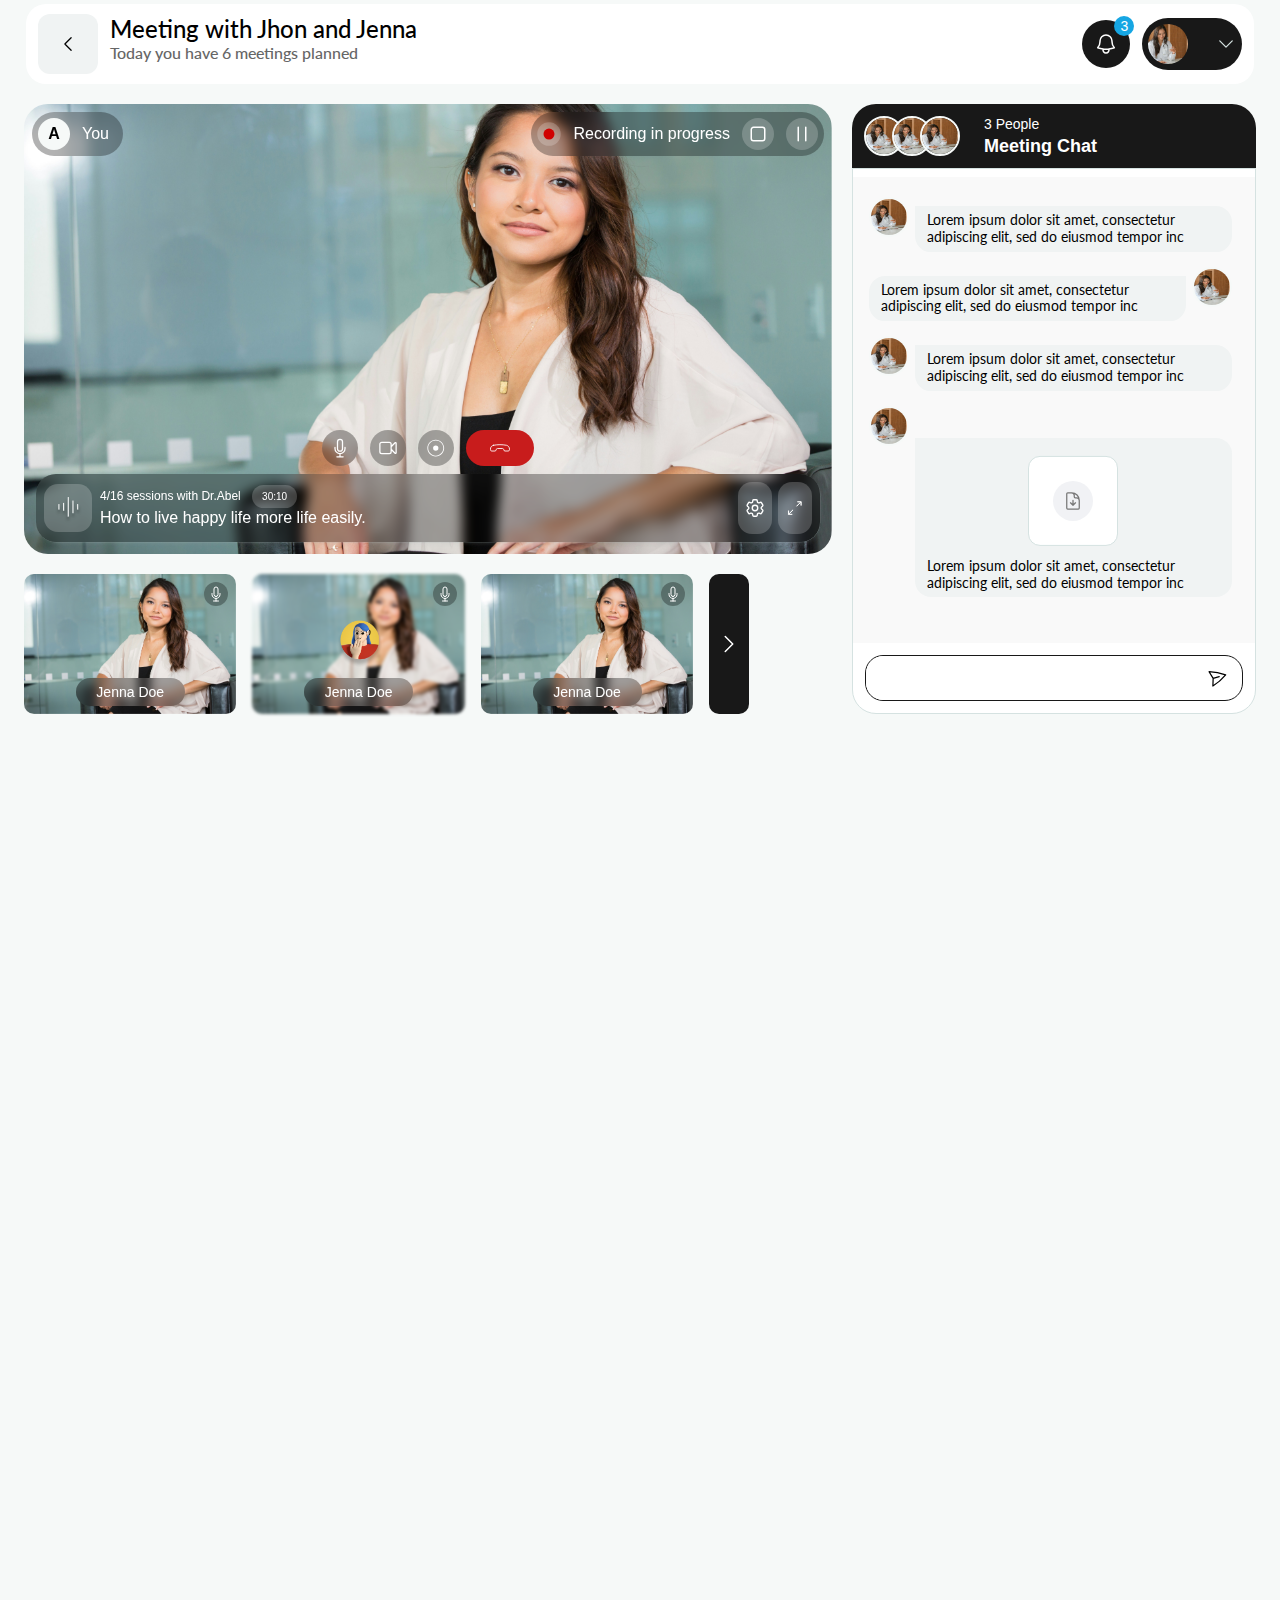
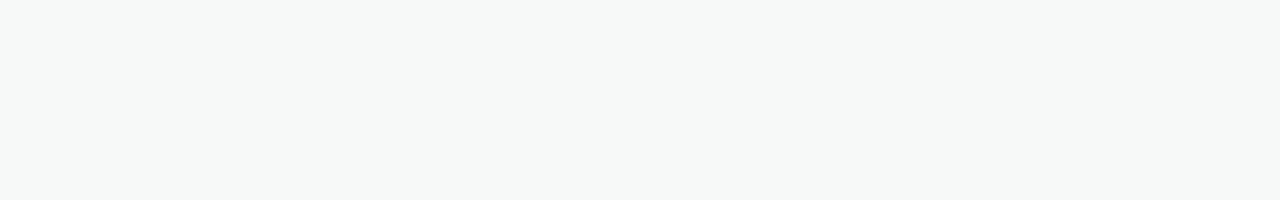
<file: components/video.html>
<!DOCTYPE html>
<html lang="en">
<head>
    <meta charset="UTF-8">
    <meta name="viewport" content="width=device-width, initial-scale=1.0">
            <!-- google fonts-->
            <link rel="preconnect" href="https://fonts.googleapis.com">
            <link rel="preconnect" href="https://fonts.gstatic.com" crossorigin>
            <link href="https://fonts.googleapis.com/css2?family=Fira+Sans:ital,wght@0,100;0,200;0,300;0,400;0,500;0,600;0,700;0,800;0,900;1,100;1,200;1,300;1,400;1,500;1,600;1,700;1,800;1,900&family=Lato:ital,wght@0,100;0,300;0,400;0,700;0,900;1,100;1,300;1,400;1,700;1,900&display=swap" rel="stylesheet">
            <!-- custom css-->
            <link rel="stylesheet" href="./static/styles/global.css">
            <link rel="stylesheet" href="./static/styles/nav.css">
            <link rel="stylesheet" href="./static/styles/video.css">
    <title>Video call with Abel</title>
</head>
<body class="video-page">
  <header class="video-header">
      <div class="left">
          <div class="back-btn">
              <svg xmlns="http://www.w3.org/2000/svg" fill="none" viewBox="0 0 24 24" stroke-width="1.5" stroke="currentColor" class="size-6 chevron-left">
                  <path stroke-linecap="round" stroke-linejoin="round" d="M15.75 19.5 8.25 12l7.5-7.5" />
                </svg>
          </div>
          <div class="heading">
              <p class="heading-header">Meeting with Jhon and Jenna</p>
              <p class="heading-text">Today you have 6 meetings planned</p>
          </div>
      </div>

      <div class="right">
          <div class="notification">
              <svg xmlns="http://www.w3.org/2000/svg" fill="none" viewBox="0 0 24 24" stroke-width="1.5" stroke="currentColor" class="size-6 bell">
                  <path stroke-linecap="round" stroke-linejoin="round" d="M14.857 17.082a23.848 23.848 0 0 0 5.454-1.31A8.967 8.967 0 0 1 18 9.75V9A6 6 0 0 0 6 9v.75a8.967 8.967 0 0 1-2.312 6.022c1.733.64 3.56 1.085 5.455 1.31m5.714 0a24.255 24.255 0 0 1-5.714 0m5.714 0a3 3 0 1 1-5.714 0" />
                </svg>
                <span class="notification-count">3</span>
          </div>
          <div class="user-profile">
              <img src="./static/assets/users/provider-1.jpg" alt="your profile picture" class="profile-image">
              <svg xmlns="http://www.w3.org/2000/svg" fill="none" viewBox="0 0 24 24" stroke-width="1.5" stroke="currentColor" class="size-6 chevron-down">
                  <path stroke-linecap="round" stroke-linejoin="round" d="m19.5 8.25-7.5 7.5-7.5-7.5" />
                </svg>
                
          </div>
      </div>
  </header>
  <main>
      <div class="content">
            <div class="video-session-lg">
                    <div class="img-lg-container">
                        <div class="user">
                            <div class="user-name-start">A</div>
                            <p>You</p>
                        </div>
                        
                        <div class="recording">
                            <img src="./static/assets/icons/recording-transparent.svg" class="record-icon-transparent" alt="record-icon">
                            <p>Recording in progress</p>
                            <div class="icon-container">
                                <svg xmlns="http://www.w3.org/2000/svg" fill="none" viewBox="0 0 24 24" stroke-width="1.5" stroke="currentColor" class="size-6">
                                    <path stroke-linecap="round" stroke-linejoin="round" d="M5.25 7.5A2.25 2.25 0 0 1 7.5 5.25h9a2.25 2.25 0 0 1 2.25 2.25v9a2.25 2.25 0 0 1-2.25 2.25h-9a2.25 2.25 0 0 1-2.25-2.25v-9Z" />
                                  </svg>
                            </div>
                            <div class="icon-container">
                                <svg xmlns="http://www.w3.org/2000/svg" fill="none" viewBox="0 0 24 24" stroke-width="1.5" stroke="currentColor" class="size-6">
                                    <path stroke-linecap="round" stroke-linejoin="round" d="M15.75 5.25v13.5m-7.5-13.5v13.5" />
                                  </svg>
                                  
                            </div>
                        </div>
                        <img src="./static/assets/users/provider-vc-christina.png" alt="video call large image" class="lg-img">
                 
                        <div class="user-controls">
                            <div class="top">
                                <div class="icon-container">
                                    <svg xmlns="http://www.w3.org/2000/svg" fill="none" viewBox="0 0 24 24" stroke-width="1.5" stroke="currentColor" class="size-6">
                                        <path stroke-linecap="round" stroke-linejoin="round" d="M12 18.75a6 6 0 0 0 6-6v-1.5m-6 7.5a6 6 0 0 1-6-6v-1.5m6 7.5v3.75m-3.75 0h7.5M12 15.75a3 3 0 0 1-3-3V4.5a3 3 0 1 1 6 0v8.25a3 3 0 0 1-3 3Z" />
                                      </svg>
                                </div>
                                <div class="icon-container"><svg xmlns="http://www.w3.org/2000/svg" fill="none" viewBox="0 0 24 24" stroke-width="1.5" stroke="currentColor" class="size-6">
                                    <path stroke-linecap="round" stroke-linejoin="round" d="m15.75 10.5 4.72-4.72a.75.75 0 0 1 1.28.53v11.38a.75.75 0 0 1-1.28.53l-4.72-4.72M4.5 18.75h9a2.25 2.25 0 0 0 2.25-2.25v-9a2.25 2.25 0 0 0-2.25-2.25h-9A2.25 2.25 0 0 0 2.25 7.5v9a2.25 2.25 0 0 0 2.25 2.25Z" />
                                  </svg>
                                  </div>
                                <div class="icon-container">
                                    <img src="./static/assets/icons/record-icon.svg" alt="record icon">
                                </div>
                                <div class="icon-container">
                                    <img src="./static/assets/icons/phone-icon.svg" alt="hang up">
                                </div>
                            </div>
                            <div class="bottom">
                                <div class="vc-figure">
                                    <img src="./static/assets/icons/voice-figure.svg" alt="voice figure" class="voice-figure">
                                </div>
                                <div class="titles">
                                    <p class="session description">4/16 sessions with Dr.Abel <span class="session-timer">30:10</span></p>
                                    <p class="session title">How to live happy life more life easily. </p>
                                </div>
                                <div class="session-controls">
                                    <svg xmlns="http://www.w3.org/2000/svg" fill="none" viewBox="0 0 24 24" stroke-width="1.5" stroke="currentColor" class="size-6 setting">
                                        <path stroke-linecap="round" stroke-linejoin="round" d="M9.594 3.94c.09-.542.56-.94 1.11-.94h2.593c.55 0 1.02.398 1.11.94l.213 1.281c.063.374.313.686.645.87.074.04.147.083.22.127.325.196.72.257 1.075.124l1.217-.456a1.125 1.125 0 0 1 1.37.49l1.296 2.247a1.125 1.125 0 0 1-.26 1.431l-1.003.827c-.293.241-.438.613-.43.992a7.723 7.723 0 0 1 0 .255c-.008.378.137.75.43.991l1.004.827c.424.35.534.955.26 1.43l-1.298 2.247a1.125 1.125 0 0 1-1.369.491l-1.217-.456c-.355-.133-.75-.072-1.076.124a6.47 6.47 0 0 1-.22.128c-.331.183-.581.495-.644.869l-.213 1.281c-.09.543-.56.94-1.11.94h-2.594c-.55 0-1.019-.398-1.11-.94l-.213-1.281c-.062-.374-.312-.686-.644-.87a6.52 6.52 0 0 1-.22-.127c-.325-.196-.72-.257-1.076-.124l-1.217.456a1.125 1.125 0 0 1-1.369-.49l-1.297-2.247a1.125 1.125 0 0 1 .26-1.431l1.004-.827c.292-.24.437-.613.43-.991a6.932 6.932 0 0 1 0-.255c.007-.38-.138-.751-.43-.992l-1.004-.827a1.125 1.125 0 0 1-.26-1.43l1.297-2.247a1.125 1.125 0 0 1 1.37-.491l1.216.456c.356.133.751.072 1.076-.124.072-.044.146-.086.22-.128.332-.183.582-.495.644-.869l.214-1.28Z" />
                                        <path stroke-linecap="round" stroke-linejoin="round" d="M15 12a3 3 0 1 1-6 0 3 3 0 0 1 6 0Z" />
                                      </svg>
                                      <img src="./static/assets/icons/maximize.svg" alt="maximize" class="maximize">
                                      
                                </div>

                            </div>
                        </div>

                    </div>
            </div>
            <div class="video-session-sm">
                <div class="sm-card">
                    <div class="sm-image-container">
                        <img src="./static/assets/users/provider-vc-christina.png" alt="session card image">

                    <div class="icon-container">
                        <svg xmlns="http://www.w3.org/2000/svg" fill="none" viewBox="0 0 24 24" stroke-width="1.5" stroke="currentColor" class="size-6">
                            <path stroke-linecap="round" stroke-linejoin="round" d="M12 18.75a6 6 0 0 0 6-6v-1.5m-6 7.5a6 6 0 0 1-6-6v-1.5m6 7.5v3.75m-3.75 0h7.5M12 15.75a3 3 0 0 1-3-3V4.5a3 3 0 1 1 6 0v8.25a3 3 0 0 1-3 3Z" />
                          </svg>
                    </div>
                    <div class="name">Jenna Doe</div>
                </div>

            </div>
            <div class="sm-card">

                <div class="sm-image-container">
                    <img src="./static/assets/users/provider-vc-christina.png" alt="session card image" class="user-image-enabled">

                    <div class="user-profile-camera-disabled">
                        <img src="./static/assets/users/microsoft-avatar.png" alt="session card image"> 
                    </div>
                    
                    <div class="icon-container">
                        <svg xmlns="http://www.w3.org/2000/svg" fill="none" viewBox="0 0 24 24" stroke-width="1.5" stroke="currentColor" class="size-6">
                            <path stroke-linecap="round" stroke-linejoin="round" d="M12 18.75a6 6 0 0 0 6-6v-1.5m-6 7.5a6 6 0 0 1-6-6v-1.5m6 7.5v3.75m-3.75 0h7.5M12 15.75a3 3 0 0 1-3-3V4.5a3 3 0 1 1 6 0v8.25a3 3 0 0 1-3 3Z" />
                        </svg>
                    </div>
                    <div class="name">Jenna Doe</div>
                </div>

            </div>    
             <div class="sm-card">
            <div class="sm-image-container">
                <img src="./static/assets/users/provider-vc-christina.png" alt="session card image">

            <div class="icon-container">
                <svg xmlns="http://www.w3.org/2000/svg" fill="none" viewBox="0 0 24 24" stroke-width="1.5" stroke="currentColor" class="size-6">
                    <path stroke-linecap="round" stroke-linejoin="round" d="M12 18.75a6 6 0 0 0 6-6v-1.5m-6 7.5a6 6 0 0 1-6-6v-1.5m6 7.5v3.75m-3.75 0h7.5M12 15.75a3 3 0 0 1-3-3V4.5a3 3 0 1 1 6 0v8.25a3 3 0 0 1-3 3Z" />
                  </svg>
            </div>
            <div class="name">Jenna Doe</div>
        </div>

             </div>
             <div class="more-button">
                <svg xmlns="http://www.w3.org/2000/svg" fill="none" viewBox="0 0 24 24" stroke-width="1.5" stroke="currentColor" class="chevron-down size-6">
                    <path stroke-linecap="round" stroke-linejoin="round" d="m19.5 8.25-7.5 7.5-7.5-7.5" />
                  </svg>
                  
             </div>
            </div>
        <div class="content-right chat">
            <div class="content-header">
                <div class="user-images">
                    <div class="user-image">
                        <img src="./static/assets/users/provider-1.jpg" alt="member picture">
                    </div>
                    <div class="user-image">
                        <img src="./static/assets/users/provider-1.jpg" alt="member picture">
                    </div>
                    <div class="user-image">
                        <img src="./static/assets/users/provider-1.jpg" alt="member picture">
                    </div>
                </div>
                <div class="content-description">
                    <p class="no-of-people">3 People</p>
                    <p class="type-of-chat">Meeting Chat</p>
                </div>
            </div>
            <div class="chat-container">
               <div class="chats">
                <div class="single-chat left">
                    <div class="user-images">
                      <div class="user-image">
                          <img src="./static/assets/users/provider-1.jpg" alt="member picture">
                      </div>
                    </div>
                  <div class="message-container">
                      <p class="message">Lorem ipsum dolor sit amet, consectetur adipiscing elit, sed do eiusmod tempor inc</p>
                  </div>
                </div>
                <div class="single-chat right">
                    <div class="message-container left">
                    <p class="message">Lorem ipsum dolor sit amet, consectetur adipiscing elit, sed do eiusmod tempor inc</p>
                    </div>

                    <div class="user-images">
                    <div class="user-image">
                        <img src="./static/assets/users/provider-1.jpg" alt="member picture">
                    </div>
                    </div>
                </div>
                <div class="single-chat left">
                <div class="user-images">
                    <div class="user-image">
                        <img src="./static/assets/users/provider-1.jpg" alt="member picture">
                    </div>
                </div>
                <div class="message-container">
                    <p class="message">Lorem ipsum dolor sit amet, consectetur adipiscing elit, sed do eiusmod tempor inc</p>
                </div>
                </div>
                <div class="single-chat left">
                <div class="user-images">
                    <div class="user-image">
                        <img src="./static/assets/users/provider-1.jpg" alt="member picture">
                    </div>
                </div>
                <div class="message-container">
                <div class="file-container">
                    <div class="file">
                    <svg xmlns="http://www.w3.org/2000/svg" fill="none" viewBox="0 0 24 24" stroke-width="1.5" stroke="currentColor" class="size-6 file-upload-icon">
                        <path stroke-linecap="round" stroke-linejoin="round" d="M19.5 14.25v-2.625a3.375 3.375 0 0 0-3.375-3.375h-1.5A1.125 1.125 0 0 1 13.5 7.125v-1.5a3.375 3.375 0 0 0-3.375-3.375H8.25m.75 12 3 3m0 0 3-3m-3 3v-6m-1.5-9H5.625c-.621 0-1.125.504-1.125 1.125v17.25c0 .621.504 1.125 1.125 1.125h12.75c.621 0 1.125-.504 1.125-1.125V11.25a9 9 0 0 0-9-9Z" />
                    </svg>
                    </div>
                </div>
                    <p class="message">Lorem ipsum dolor sit amet, consectetur adipiscing elit, sed do eiusmod tempor inc</p>
                </div>
                </div>
            </div>
            <div class="message-input">
              <input type="text" class="input" name="message">
              <button class="send-btn">
                <svg xmlns="http://www.w3.org/2000/svg" fill="none" viewBox="0 0 24 24" stroke-width="1.5" stroke="currentColor" class="size-6 paper-plane send-icon">
                  <path stroke-linecap="round" stroke-linejoin="round" d="M6 12 3.269 3.125A59.769 59.769 0 0 1 21.485 12 59.768 59.768 0 0 1 3.27 20.875L5.999 12Zm0 0h7.5" />
                </svg>
              </button>
            </div>
  
          </div>
  
            
        </div>
        <div class="next-meeting">
            <p class="up-next">Up Next</p>
            <div class="members">
            <div class="members-pic">
                <img src="./static/assets/users/provider-1.jpg" alt="images" class="up-next-image"> <img src="./static/assets/users/provider-1.jpg" alt="images" class="up-next-image">
            </div>
            <p class="members-name">Abel & Jenna</p>
            </div>
            <div class="session-description">
                <p class="session-type">Couple Meeting</p>
                <p class="members-name">with Abel & Jenna</p>
                <p class="date-time">10:30 Am January 30</p>
            </div>
        </div>
        <div class="notes">
            <p>Notes</p>
            <div class="dashed-line"></div>
            <div class="dashed-line"></div>
            <div class="dashed-line"></div>
            <div class="dashed-line"></div>
            <div class="dashed-line"></div>
            <div class="dashed-line"></div>

        </div>
    </div>
  </main>

  <!-- <script src="./static/scripts/navbar.js"></script> -->

    
</body>
</html>
</file>
<file: components/static/styles/global.css>
:root {
  --blue: #1e90ff;
  --white: #ffffff;
  --primary-50: #EAF5F5;
  --primary-100: #B6E7E2;
  --primary-200:#93DCD3;
  --primary-300:#62CCBF;
  --primary-400:#43C2B3;
  --primary-500:#14B3A0;
  --primary-600:#12A392;
  --primary-700:#0E7F72;
  --primary-800:#0B6258;
  --primary-900:#084B43;
  --alternative-primary-600:#0FA794; /* description/about background color */
  --alternative-neutral-50: #F6F9F8; /* for   */
  --neutral-10: #D9D9D9; /* disabled search bar in the folder */

  --accent-50:#E8F6FC;
  --accent-100:#B7E3F6;
  --accent-200:#94D6F2;
  --accent-300:#63C3EC;
  --accent-400:#45B8E9;
  --accent-500:#16A6E3;
  --accent-600:#1497CF;
  --accent-700:#1076A1;
  --accent-800:#0C5B7D;
  --accent-900:#09465F;

  --neutral-50:#F5FAF9 ;
  --neutral-100:#ECF4F3;
  --neutral-200:#E3EDEC;
  --neutral-300:#D5E2E1;
  --neutral-400:#C9D5D4;
  --neutral-500:#C1CDCC;
  --neutral-600:#BBC4C3;
  --neutral-700:#ABBCBC;
  --neutral-900: #454545; /*new added for the contrast. added for the text on the search in the folder. */

  --main-primary-500:#0FA794;
  --main-accent-500:#16A6E3;
  --white:#FFFFFF;
  --black:#000000;
  --dark-bg:#084B43;
  --light-bg:#F6F9F8;

  /* font size */
  --display-72 : 4.5rem;  /* 72px */
  --display-64 : 4rem;    /* 64px */
  --heading-01-56px:3.5rem;    /* 56px */
  --heading-02-48px:3rem;      /* 48px */
  --heading-03-36px:2.25rem;   /* 36px */
  --heading-04-32px:2rem;      /* 32px */
  --heading-05-24px:1.5rem;    /* 24px */
  --heading-06-16px:1rem;      /* 16px */
  --text-18:1.125rem;     /* 18px */
  --text-14:0.875rem;     /* 14px */
  --text-8:0.5rem;        /*  8px */

  /* font weight */
  --thin-100: 100;
  --extralight-200: 200;
  --light-300: 300;
  --regular-400: 400;
  --medium-500: 500;
  --semibold-600: 600;
  --bold-700: 700;
  --xl-bold-800: 800;
  --black-900: 900;
  --card-bg-gradient: rgba(0,0,0, 24%);

  /* shadow */
  --shadow-color: 176deg 8% 65%;
  --shadow-elevation-low:
    0.2px 0.3px 0.3px hsl(var(--shadow-color) / 0.6),
    0.5px 1px 0.9px -4.6px hsl(var(--shadow-color) / 0.32);
  --shadow-elevation-medium:
    0.2px 0.3px 0.3px hsl(var(--shadow-color) / 0.56),
    0.5px 1px 0.9px -2.3px hsl(var(--shadow-color) / 0.39),
    2.5px 5.1px 4.6px -4.6px hsl(var(--shadow-color) / 0.22);
  --shadow-elevation-high:
    0.2px 0.3px 0.3px hsl(var(--shadow-color) / 0.63),
    0.4px 0.8px 0.7px -1.2px hsl(var(--shadow-color) / 0.51),
    1.5px 3px 2.7px -2.3px hsl(var(--shadow-color) / 0.4),
    4.3px 8.8px 7.9px -3.5px hsl(var(--shadow-color) / 0.28),
    9.8px 20.1px 17.9px -4.6px hsl(var(--shadow-color) / 0.16);


}


*{
  box-sizing: border-box;
  padding:0;
  margin:0;
}
button{
cursor: pointer;;
}


body{
  margin: 0;
  font-family: 'Fira Sans', Arial, Helvetica, sans-serif;
  background-color: var(--light-bg);
  height: 200vh;
}
p{
  margin:0;
}



.primary.btn-md{
background-color: var(--primary-700);
padding: 8px;
font-weight: var(--medium-500);
font-size: 14px;
border: none;
border-radius: 6px;
color: var(--light-bg);
}
</file>
<file: components/static/styles/nav.css>
.nav-bar{
    position: relative;
    padding: 4px 50px;
    box-shadow: var(--shadow-elevation-medium);
    position:fixed;
    top:0;
    right:0;
    left: 0;
    z-index: 100;
    background-color: white;
}


.nav-bar-lg{
    display: flex;
    justify-content: space-between;
    align-items: center;
}

.nav-bar-md{
    display: none;
}

.nav-bar  .brand-name, .brand-name a{
    font-size: var(--heading-03-36px);  
    font-weight: 600;
    color: var(--primary-700);
    text-decoration: none;
}
.nav-bar .nav-links{
    display: flex;
    justify-content: space-between;
    align-items: center;
    gap: 32px;
    color: var(--primary-900);
    font-size: var(--text-18);
    transform: all 0.6s;
}


/* Hamburger Menu */
a.menu-button{
    display: flex;
    flex-direction: column;
    justify-content: center;
    align-items: center;
    row-gap: 6px;
    cursor: pointer;
    margin: 4px;
    position: relative;
    width: max-content;
    height: 24px;

}

a.menu-button .menu-bar{
    width: 24px;
    height: 2px;
    background-color: #181818;
    border-radius: 4px;
    transition: all .4s;

}

a.menu-button.active  .menu-bar.start{
    position: absolute;
    transform: rotate(45deg);
}
a.menu-button.active  .menu-bar.end{
    position: absolute;
    transform: rotate(-45deg);
}
a.menu-button.active  .menu-bar.middle{
    transform:scale(0);
} 
.nav-bar .nav-links-md{
    display: flex;
    flex-direction: column;
    gap: 32px;
    color: var(--primary-900);
    font-size: var(--text-18);
    padding: 50px; /* change as needed based on the viewport */
    position: absolute;
    z-index: -1;
    background-color: var(--white);
    bottom: 0;
    left: 0;
    right: 0;
    opacity: 0;
    transform: translateY(60%);
    visibility: hidden;
    transition: transform 0.6s, opacity 0.6s, visibility 0.6s;
}

.nav-bar .nav-links-md.link-active{
    transform: translateY(100%);
    opacity: 1;
    visibility: visible;
}

.nav-bar .nav-links > *{
    cursor: pointer;
}

@media(max-width: 768px){
    .nav-bar-lg{
        display: none;
    }
    .nav-bar-md{
        display: flex;
        justify-content: space-between;
        align-items: center;
    }
    .nav-bar .brand-name {
        font-size: var(--heading-04-32px);
    }
    .nav-bar{
        padding: 4px 40px;

    }
}

@media(max-width: 426px){
    .nav-bar .brand-name {
        font-size: var(--heading-05-24px);
    }
    .nav-bar-md .primary.btn-md {
        display: none;
    }
    .nav-bar{
        padding: 4px 40px;

    }
}
</file>
<file: components/static/styles/index.css>
/* variables */

:root {
    --blue: #1e90ff;
    --white: #ffffff;
    --primary-50: #EAF5F5;
    --primary-100: #B6E7E2;
    --primary-200:#93DCD3;
    --primary-300:#62CCBF;
    --primary-400:#43C2B3;
    --primary-500:#14B3A0;
    --primary-600:#12A392;
    --primary-700:#0E7F72;
    --primary-800:#0B6258;
    --primary-900:#084B43;
    --alternative-primary-600:#0FA794; /* description/about background color */
    --alternative-neutral-50: #F6F9F8; /* for   */
    --neutral-10: #D9D9D9; /* disabled search bar in the folder */

    --accent-50:#E8F6FC;
    --accent-100:#B7E3F6;
    --accent-200:#94D6F2;
    --accent-300:#63C3EC;
    --accent-400:#45B8E9;
    --accent-500:#16A6E3;
    --accent-600:#1497CF;
    --accent-700:#1076A1;
    --accent-800:#0C5B7D;
    --accent-900:#09465F;

    --neutral-50:#F5FAF9 ;
    --neutral-100:#ECF4F3;
    --neutral-200:#E3EDEC;
    --neutral-300:#D5E2E1;
    --neutral-400:#C9D5D4;
    --neutral-500:#C1CDCC;
    --neutral-600:#BBC4C3;
    --neutral-700:#ABBCBC;
    --neutral-900: #454545; /*new added for the contrast. added for the text on the search in the folder. */

    --main-primary-500:#0FA794;
    --main-accent-500:#16A6E3;
    --white:#FFFFFF;
    --black:#000000;
    --dark-bg:#084B43;
    --light-bg:#F6F9F8;

    /* font size */
    --display-72 : 4.5rem;  /* 72px */
    --display-64 : 4rem;    /* 64px */
    --heading-01-56px:3.5rem;    /* 56px */
    --heading-02-48px:3rem;      /* 48px */
    --heading-03-36px:2.25rem;   /* 36px */
    --heading-04-32px:2rem;      /* 32px */
    --heading-05-24px:1.5rem;    /* 24px */
    --heading-06-16px:1rem;      /* 16px */
    --text-18:1.125rem;     /* 18px */
    --text-14:0.875rem;     /* 14px */
    --text-8:0.5rem;        /*  8px */

    /* font weight */
    --thin-100: 100;
    --extralight-200: 200;
    --light-300: 300;
    --regular-400: 400;
    --medium-500: 500;
    --semibold-600: 600;
    --bold-700: 700;
    --xl-bold-800: 800;
    --black-900: 900;
    --card-bg-gradient: rgba(0,0,0, 24%);

    /* shadow */
    --shadow-color: 176deg 8% 65%;
    --shadow-elevation-low:
      0.2px 0.3px 0.3px hsl(var(--shadow-color) / 0.6),
      0.5px 1px 0.9px -4.6px hsl(var(--shadow-color) / 0.32);
    --shadow-elevation-medium:
      0.2px 0.3px 0.3px hsl(var(--shadow-color) / 0.56),
      0.5px 1px 0.9px -2.3px hsl(var(--shadow-color) / 0.39),
      2.5px 5.1px 4.6px -4.6px hsl(var(--shadow-color) / 0.22);
    --shadow-elevation-high:
      0.2px 0.3px 0.3px hsl(var(--shadow-color) / 0.63),
      0.4px 0.8px 0.7px -1.2px hsl(var(--shadow-color) / 0.51),
      1.5px 3px 2.7px -2.3px hsl(var(--shadow-color) / 0.4),
      4.3px 8.8px 7.9px -3.5px hsl(var(--shadow-color) / 0.28),
      9.8px 20.1px 17.9px -4.6px hsl(var(--shadow-color) / 0.16);


  }


/* heading section */
html{
    scroll-behavior: smooth;
}
body{
    max-width: 1500px;
    margin-left: auto;
    margin-right: auto;
}



.right-side-sm{
    position: relative;
}
.btn.outlined{
 background-color: transparent;
 backdrop-filter: blur(1px);
 border-radius: 20px;
 padding: 6px 16px;
 border: 2px solid var(--white);
 color: var(--white);
 position: absolute;
 bottom: 16px;
 right: 16px;
}


.main-value-props-container {
    color: var(--primary-800);
    height: 480px;  /* this should be maybe less than 600px */
    display: flex;
    justify-content: space-between;
    align-items: center;
    gap: 2rem;
    padding: 50px;
    overflow: hidden;
}
.main-value-props-container .left-side.container{
    flex: 1;
    max-width: 80ch;
}

.left-side.container .heading{
    font-size: var(--heading-02-48px);
    font-weight: var(--semibold-600);
}
.left-side.container .description{
    font-size: 18px;
    margin: 32px 0;
}

.main-value-props-container .getting-started-container{
    display: flex;
    align-items: center;
    gap: 16px;
}
.getting-started-container .primary.btn-xl{
    background-color: var(--primary-700);
    padding: 12px 16px; /* changed the top and bottom padding from 8px to 12px*/
    font-weight: var(--medium-500);
    font-size: 16px;
    border: none;
    border-radius: 8px;
    color: var(--light-bg);
}

.main-value-props-container .right-side.container{
    height: 600px;
    display: flex;
    flex-direction: row;
    gap: 12px;
}

/* come back to see the small version */
.main-value-props-container .right-side-sm {
    display: none;
}
.main-value-props-container .right-side-sm .right-side-img-sm{
    width: 100%;
    height: 100%;
    object-fit: cover;
    object-position: center;
}


.right-side.container .carousel-1,
.right-side.container .carousel-2{
    display: flex;
    flex-direction: column;
    gap: 12px; /* changed the gap from 26.18 to 26px*/
}
.right-side.container .carousel-1{
    justify-content: center; 
    animation: go_up 20s linear infinite forwards;  
}
.right-side.container .carousel-2{
    justify-content: center; 
    animation: go_down 20s linear infinite forwards;
}

@keyframes go_up {
    from{ transform: translateY(0);}
    to{ transform: translateY(-100%);}
}

@keyframes go_down {
    from{ transform: translateY(0);}
    to{ transform: translateY(100%);}
}

.vc-container .provider-img{
    width: 100%;
    height: 100%;
    border-radius: 24px;
}

/*  description section */
.description.container{
    padding: 50px 50px;
    background-color: var(--primary-600);
    display: flex;
    justify-content: space-between;
    align-items: center;
    gap: 32px;
}
div.left.description{
    max-width: 70ch;
}
.left.description > .heading{
    line-height: 120%;
    font-size: var(--heading-02-48px);
    font-weight: 500;
    color: var(--white);
}

.right.description .folder{
    background-color: var(--light-bg);
    margin-top: 40px;
    margin-bottom: 40px;
    padding: 28px;
    border-radius: 22px;
    max-width: 500px;
}
.right.description .folder{
    display: flex;
    flex-direction: column;
    gap: 16px;
    position: relative;
    padding: 20px;
}

.folder .search-for.heading{
    color: var(--dark-bg);
    font-size: var(--heading-05-24px);
    font-weight: 500;
}

.folder  .search-bar{
    background-color: var(--neutral-200);
    border-radius: 12px;
    padding: 12px 16px;
    color: var(--neutral-900);

}
.folder .chips.container{
    display: flex;
    flex-wrap: wrap;
    gap: 8px; /* changed the gap between chips from 12 to 8px*/
}

.folder .single-chip{
   display: flex;
   gap: 12px;
   align-items: center;
   justify-content: space-between;
   background-color: var(--primary-600); 
   color: var(--alternative-neutral-50);
   border-radius: 12px;
   padding: 8px 12px; /* spacing should be in pixels, doesn't have to grow or shrink based on the viewport */
   width: fit-content;
   font-size: var(--heading-06-16px);
   font-weight: 400; /* make the font weight variable too */
}

.folder .single-chip .x-mark-svg{
    width: 20px;
    height: 20px;
    margin-top: 4px;
}

/* partners testimonial*/
.partners.testimonial.container{
    padding: 32px 50px;
    background-color: var(--white);
    display: grid;
    grid-template-columns: repeat(2, 1fr);
    overflow: hidden;
}
.partners.testimonial.container .partner-carousel{
    display: flex;
    justify-content: space-evenly;
    gap:16px;
    animation: animate_testimonial 20s linear infinite forwards;  
}
.partner-carousel .partner{
    min-width: 26ch;
}
@keyframes animate_testimonial {
    from{ transform: translateX(0);}
    to{ transform: translateX(-100%);}
}

.partner .logo,
.partner .name{
    font-weight: 500;
    color: #657071;
    max-width: 18ch;
}
.partner .logo{
    font-size: var(--heading-04-32px);
}
.partner .name{
    font-size: var(--heading-06-16px);
}
/* End partners testimonial*/

/* Getting started */
.getting-started-section{
    padding:50px;
}
.getting-started-header{
    color: var(--dark-bg);
    font-size: 80px;
    font-weight: 500;
    text-align: center;
    margin: 0 0 40px 0;
}
.getting-started-section-lg .getting.started.container{
     display: flex;
     justify-content: space-between;
     align-items: center;
     gap: 64px;
 }
 .getting-started-section-lg .getting.started.container .step-cards{
    display: flex;
    flex-direction: column;
    gap: 16px;
    cursor: pointer;
    flex: 1 4 none;
}
.getting-started-section-lg .getting.started.container .phone-container{
    margin-right: 120px;
    margin-top:40px;
    flex: 1 1 none;
    align-self: start;
    width: 240px;
    height:480px;
    position: relative;   
}
.getting-started-section-lg .getting.started.container .single.step-guide{
    padding: 16px 24px;
    display: flex;
    gap: 24px;
    border-radius: 8px;
    border: 2px solid var(--neutral-300);
    transition: .2s;
}

.getting-started-section-lg .getting.started.container .single.step-guide:hover{
    background-color: var(--primary-100);
    color: var(--light-bg);
    transform: scale(1.01);
}


.getting-started-section-lg .single.step-guide .step{
    font-size: 34px;
    font-weight: 500;
    color: var(--primary-900);

}
.getting-started-section-lg .single.step-guide .title{
    font-size: 26px;
    font-weight: 500;
    color: var(--primary-900);
    margin-bottom: 8px;

}
.getting-started-section-lg .single.step-guide .description{
    font-size: 18px;
    color: var(--primary-900);
    line-height: 22px;
    max-width: 50ch;

}

.getting-started-section-lg .getting.started.container .right-section.phone.screen{
    position: absolute;
    vertical-align: middle;
    width:100%;
    height: 100%;
    object-fit: contain;
    object-position: center;
    transition: opacity .8s ease;
}
 .right-section.phone{
    opacity: 0;
}
 .right-section.phone-enabled{
    opacity: 1;
}

/* use js to alternate */
/* end changing the image while hovering*/


.getting-started-section-sm{
    display: flex;
    flex-direction: column;
    justify-content: center;
    align-items: center;
    gap: 24px;
    padding: 12px;
}


 .getting-started-section-sm .all-getting-started{
    display: flex;
    gap: 12px;
    width: 362px;
    overflow-x: auto;
    scroll-snap-type: x mandatory;
    scroll-behavior: smooth;
    scrollbar-width: none;

}

.getting-started-section-sm .getting-started{
    border: 2px solid var(--neutral-300);
    flex: 1 1 100%;
    scroll-snap-align: start;
    /* width: clamp(200px, 300px, 340px); */
    border-radius: 12px;
    padding: 24px;
    display: flex;
    flex-direction: column;
    gap: 24px;

}

 
.getting-started-section-sm .getting-started .phone-container{
    width: 260px;
    height: 260px;
    margin-inline: auto;
}

.getting-started-section-sm .phone-container .right-section.phone.screen{
    width: 100%;
    height: 100%;
    object-fit: contain;
}


.getting-started-section-sm .single.step-guide{
    display: flex;
    gap: 12px;
    transition: .2s;
}


.getting-started-section-sm .single.step-guide:hover{
    background-color: var(--primary-100);
    color: var(--light-bg);
    transform: scale(1.01);
}

.getting-started-section-sm .single.step-guide .step{
    font-size: 24px;
    font-weight: 500;
    color: var(--primary-900);

}

.getting-started-section-sm .single.step-guide .title{
    font-size: 18px;
    color: var(--primary-900);
    margin-bottom: 8px;

}

.getting-started-section-sm .single.step-guide .description{
    font-size: 14px;
    color: var(--primary-900);
    line-height: 22px;
    width: clamp(20ch, 36ch,  40ch)
}


.getting-started-section-sm {
    display: none;
}

.getting-started-section-sm .carousel-container{
    display: flex;
    gap:10px;
    margin-bottom: 16px;
}


.getting-started-section-sm .carousel-container .carousel{
    border:none;
    width: 10px;
    height: 10px;
    border-radius: 8px;
    background-color: var(--neutral-400);
    transition: all .4s;
}
.getting-started-section-sm .carousel-container .carousel-active{
    background-color:var(--primary-700);
    width: 32px;
}

.getting-started-section-sm{
    display: none;
}
/* End Getting started */

/* why and FAQ section */
.why-full-section,
.faq-full-section{
    background-color: var(--white);
    padding:50px;

}
.why-full-section .why-section,
.faq-full-section .faq-section{
    display: flex;
    align-items: center;
    justify-content: space-between;
    margin-top:16px;

}
.why-section-heading,
.faq-section-heading{
    color: var(--dark-bg);
    font-size: var(--heading-04-32px);
    font-weight: 500;
}
.faq-section-description{
    margin-top: 16px;
    color: var(--dark-bg);
    font-size: var(--text-18);
    max-width: 40ch;
}
.why-section .image-container,
.faq-section .image-container{
    max-width: 500px;
    width: 400px;
    height: 400px;
    position: relative;
}

.why-section .image-container .reason-guide.img{
    position: absolute;
    vertical-align: middle;
    width:90%;
    height: 90%;
    object-fit: contain;
    object-position: center;
    transition: opacity .8s ease;
    opacity: 0;
}

.why-section .image-container .img.reason-active{
    opacity: 1;
}

.why-descriptions.container,
.faq-container-with-pagination
{
    width: clamp(300px, 94%, 460px);

}

.why-description.container,
.faq-descriptions.container{
    display: flex;
    flex-direction: column;
    justify-content: center;
    width: 100%;
}

.why-descriptions.container .single.why-description,
.faq-descriptions.container .single.faq-description
{
    padding: 16px;
    color: var(--primary-900);
    display: grid;
    grid-template-columns: 1fr 30px;
    place-content: center;
    align-items: center;
    gap: 32px;
    border-bottom: 2px solid var(--neutral-400);
    cursor: pointer;
    transition: background-color .3s;
    width: clamp(300px, 94%, 460px);
}

.why-descriptions.container .single.why-description .description{
    grid-column: 1/-1;
}

.why-descriptions.container .single.why-description summary,
.faq-descriptions.container .single.faq-description summary{
    list-style: none; 
    display: flex; 
    gap: 12px;
    justify-content: space-between;
}
.why-descriptions.container .single.why-description .drop-down-desc,
.faq-descriptions.container .single.faq-description .drop-down-desc{
    margin: 16px;
    margin-bottom: 32px;
    grid-column: 1/-1;

}


.why-descriptions.container .single.why-description:hover,
.faq-descriptions.container .single.faq-description:hover{
    background-color: var(--light-bg);
}

.single.why-description .description,
.single.faq-description .description
{
    font-size: var(--text-18);
    line-height: 30px;
}

.single.why-description .chevron,
.single.why-description .chevron-down,
.single.why-description .chevron-up,
.single.faq-description .chevron,
.single.faq-description .chevron-down,
.single.faq-description .chevron-up
{
    height: 24px;
    width: 24px;
    flex-shrink: 0;
}
.single.why-description .chevron-up,
.single.faq-description .chevron-up
{
    display: none;
}
.faq-container-with-pagination {
    display: flex;
    flex-direction: column;
    align-items: center;
    gap: 32px;
}
.faq-container-with-pagination .pagination-container{
    background-color: var(--primary-50);
    border-radius: 12px;
    padding-top: 16px;
    padding: 16px;
    display:flex;
    justify-content: space-between;
    align-items: center;
    gap: 16px; 
}

.pagination-container svg.pagination{
    color: var(--neutral-600);
    width: 24px;
    height: 24px;
    display: grid;
    grid-template-columns: 40px;
    place-content: center;
    cursor: pointer;
    transition: color .3s;
}
.pagination-container svg.pagination:last-child{
    color: var(--neutral-900);
}
.pagination-container svg.pagination:last-child:hover{
    color: var(--primary-700);
}

.pagination-container div.pagination{
    font-size: var(--text-18);
    color: var(--dark-bg);
    display: grid;
    place-content: center;
    place-items: center;
    width: 40px;
    height: 40px;
    border-radius: 9px;
    transition: .3s;
    cursor:pointer;
}
div.pagination:hover{
    background-color: var(--primary-400);
    color: var(--light-bg);
}
/*
this will work properly
div.pagination:hover{
    background-color: var(--primary-400);
    color: var(--light-bg);
}
this will only change the background not the color,
even if i wrapped the pagination inside the <p> element
.pagination:hover{
    background-color: var(--primary-400);
    color: var(--light-bg);
I suppose specificity, precidence or inheritance maybe
}*/

.pagination-container .pagination.current-questions{
    background-color: var(--dark-bg);
    color: var(--light-bg);
}



/* End why and FAQ section */

/* Achivements section*/
.achivements-section{
    padding: 50px;
    display: flex;
    justify-content: space-between;
    align-items: center;
    gap: 32px;
    height: 560px;
    overflow: hidden;
}
.achivements-section .left{
    display: flex;
    flex-direction: column;
    gap: 40px;
    max-width: 540px;

}
.achivements-section .right{
    display: flex;
    flex-direction: column;
    gap: 12px;
}
.right .highlighted-providers{
    display: flex;
    flex-direction: column;
    gap: 12px;
    animation: go_up 20s linear infinite forwards;  

}

.left .heading p:nth-child(1){
    color: var(--dark-bg);
    font-size: 14px;
    text-transform: uppercase;
    margin-bottom: 8px;

}
.left .heading p:nth-child(2){
    color: var(--dark-bg);
    font-size: var(--heading-03-36px);
    font-weight: 500;
}
.left .heading p:nth-child(1) img{
    width: 24px;
    height: 24px;
}

.left .search.container{
    display: flex;
    flex-direction: column;
    gap: 16px;
}

.search.container .search-bar-with-btn{
    box-sizing: border-box;
    border: 1.5px solid var(--neutral-300);
    background-color: var(--white);
    height: 54px;
    border-radius: 6px;
    display: flex;
    justify-content: space-between;
    align-items: stretch;
    overflow: hidden;
}

.search-bar-with-btn > input{
    border: none;
    font-size: var(--heading-06-16px);
    color: var(--neutral-900);
    font-weight: 500;
    flex: 1;
    padding-left: 16px;
    margin: 2px;
    min-width: 100px;
}
.search-bar-with-btn > input:focus { 
    border: 2px solid;
    border-radius: 4.5px;
    outline: none !important;
    border-color:var(--primary-100);
 }
.search-bar-with-btn > .primary.btn-md{
    margin: 8px;
}

.search.container .suggested-keywords{
    display: flex;
    justify-content: start;
    align-items: start;
    gap: 12px;
    flex-wrap: wrap;    

}
.suggested-keywords .single-keyword{
    color: #454545;
    line-height: 16px;
    padding: 6px 12px;
    background-color: #EAEDED;
    border-radius: 16px;
    transition: background-color .2s;
    cursor: pointer;
}

/*target only the keywords on the search 
section not the provider's profile*/
.left .suggested-keywords .single-keyword:hover{
    background-color: #e4e7e6;

}


.achivements-section .achivement.stats{
    display: flex;
    justify-content: space-between;
    align-items: center;
    gap: 8px;
}
.achivement.stats .stat{
    color: var(--dark-bg);
    font-size:var(--heading-04-32px);
    font-weight: 500;
    margin-bottom: 4px;
}
.achivement.stats .description{
    color: var(--dark-bg);
    font-size:var(--heading-06-16px);
}


.right .highlighted.provider{
    display: flex;
    align-items: start;
    padding: 20px;
    gap: 24px;
    border: 2px solid var(--neutral-300);
    border-radius: 16px;
    cursor: pointer;
    transition: transform .2s;
}
.right .highlighted.provider:hover{
    transform: scale(1.01);
}


.highlighted.provider .provider-img{
    width: 88px;
    height: 88px;
    border-radius: 15px;
    overflow: hidden;
    flex-shrink: .3;
}
.highlighted.provider .provider-img > img{
    height: 100%;
    width: 100%;
    object-fit: cover;
    object-position: center;
}
.right .provider-full-info{
    display: flex;
    flex-direction: column;
    gap: 8px;
}
.right .user-info .username{
    color: var(--primary-800);

    font-size: var(--text-18);
    font-weight: 500; 
    display: flex;
    margin-bottom: 4px;

}
.right .user-info .rating{
    margin-left: 20px;
    display: flex;
    justify-content: center;
    align-items: center;
    font-weight: 400;
    font-size: 16px;
    gap: 4px;
    color: var(--primary-700);   
}
.user-info img{
    height: 16px;
    width: 16px
}
.right .user-info .profession{
    color: var(--primary-800);
    font-size: 16px;
}
.right .suggested-keywords{
    display: flex;
    gap: 8px;
    flex-wrap: wrap;
}
/* End Achivements section*/

/* Footer section */

/* End Footer section */

@media (max-width:1024px) {
    .left-side.container .heading {
        font-size: var(--heading-03-36px);
        font-weight: var(--semibold-600);
    }
    .left.description > .heading {
        line-height: 120%;
        font-size: var(--heading-03-36px);
        font-weight: var(--semibold-600);
        color: var(--white);
    }
    .left-side.container .description {
        margin: 24px 0;
    }
    .vc-container {
   width: 180px;
}
.main-value-props-container .left-side.container{
    max-width: 56ch;
}
.folder .single-chip {
    gap: 8px;
    padding: 8px;
}
.partner .logo {
    font-size: var(--heading-05-24px);
}
.partner .name {
    font-weight: 400;
}
.single.step-guide .description {
    font-size: 16px;
}
.why-section .image-container, .faq-section .image-container {
    max-width: 400px;
}
.achivements-section .left {
    max-width: 440px;
}
.right .suggested-keywords .single-keyword:last-child {
    display: none;
}
.getting-started-header {
    font-size: 64px;
}
}


@media (max-width:768px) {
    .getting-started-section-lg{
        display:none;
    }
    .getting-started-section-sm{
        display:flex;
    }
    .main-value-props-container,
    .description.container{
        padding: 40px;
    }
    .description.container{
        flex-direction: column;
        justify-content: start;
    }
    .left-side.container .heading {
        font-size: var(--heading-04-32px);
        font-weight: var(--medium-500);
    }
    .getting-started-section-sm .phone.screen{
        opacity: 1;
    }

    .left.description > .heading {
        line-height: 120%;
        font-size: var(--heading-04-32px);
        font-weight: var(--medium-500);
        color: var(--white);
    }
    .left-side.container .description {
        margin: 24px 0;
    }
    .vc-container {
   width: 140px;
}
.vc-container .provider-img {
    width: 100%;
    height: 100%;
    border-radius: 18px;
}
.main-value-props-container .left-side.container{
    max-width: 56ch;
}

.right.description{
    height: fit-content;
}
.right.description .folder {
    transform: scale(0.8);
    flex-shrink: 0;
    margin-top: 0;
}


.folder .single-chip {
    gap: 8px;
    padding: 8px;
    align-self: flex-start;
}

.partner .logo {
    font-size: var(--heading-05-24px);
}
.partner .name {
    font-weight: 400;
}
.getting-started-section-lg .single.step-guide .description {
    font-size: 16px;
}
.why-section .image-container, .faq-section .image-container {
    max-width: 400px;
}
.achivements-section .left {
    max-width: 440px;
}

.faq-full-section, .why-full-section{
    text-align: center;
}
.faq-section-description{
    margin: 16px auto;
}
.why-section, .faq-section{
    flex-direction: column;
    padding : 0;
    text-align: start;
}
.why-section .image-container, .faq-section .image-container {
    display: none;
}

.achivements-section{
    flex-direction: column;
}
.achivements-section .right{
    display: none;
}
.footer.container{
    grid-template-columns: 1fr;
}
}

@media (max-width:426px){

    
.main-value-props-container{
    flex-direction: column;
    padding: 40px 0 0;
    height: fit-content;
}
.main-value-props-container .left-side.container{
    margin: 0 50px 50px;
}
.main-value-props-container .right-side-sm {
    display: initial;
}


    .search.container .search-bar-with-btn{
        transform: scale(.8);
    }
    .left-side.container .heading {
        font-size: var(--heading-05-24px);
    }
    .main-value-props-container .right-side.container {
       display: none;
    }

    .achivement.stats .stat {
        font-size: var(--text-18);
    }
    .getting-started-section{
        padding: 0;
    }
    .getting-started-section-sm .all-getting-started{
        transform: scale(0.8);
    }
    .faq-container-with-pagination .pagination-container {
        transform: scale(.8);
    }

    .folder .single-chip:nth-last-child(1),
.folder .single-chip:nth-last-child(2){
    display: none;
    } 
}
</file>
<file: components/static/styles/footer.css>
.footer.container{
    padding-top: 100px;
    padding-inline:50px;
    padding-bottom: 80px;;
    background-color: var(--dark-bg);
    color:white;
    font-family: 'lato', sans-serif;
    display: grid;
    grid-template-columns: repeat(3, 1fr);
    row-gap: 40px;

}
.footer.container .branding,
.footer.container .contact-us,
.footer.container .subscribe
{
    display:flex;
    gap:16px;
    flex-direction: column;
}
.footer.container .branding .social-accounts{
    display: flex;
    gap: 12px;
    height: 40px;
}
.social-accounts .icon img{
    width: 24px;
    height:24px;
}
.branding h3{
    font-size:32px;
    font-weight: 400;
    font-family: "Pacifico", cursive;
    letter-spacing: 2px;

}
.footer.container a{
    text-decoration: none;
    color:white;
}
.footer.container .contact-us h3,
.footer.container .subscribe h3{
    font-size:24px;
    font-weight: 400;
    letter-spacing: 3px;

}
.footer.container .contact-us .contact-section{
    display: flex;
    flex-direction: column;
    gap: 12px;

}
.contact-us .contact-section p{
    font-size: 16px;
}
.footer.container .subscribe {
}
.footer.container input {
    font-size: var(--heading-06-16px);
    color: #181818;
    min-width: 100px;
    line-height: 24px;
    padding: 6px 16px;
    border: 1px solid var(--neutral-300);
    border-radius: 8px;
    background-color: var(--light-bg);
    opacity: .9;
    height: 40px;
    display: flex;
    justify-content: center;
    align-items: center;
    min-width: 10px;
    gap: 8px;
    flex:1;
}

.footer.container .email-submit{
    display: flex;
    position: relative;
}

.email-submit .submit{
    position: absolute;
    right: 0;
    width: 40px;
    height: 40px;
    background-color:var(--primary-700);
    border:none;
    border-top-right-radius: 8px;
    border-bottom-right-radius: 8px;
    display: flex;
    align-items: center;
    justify-content: center;

}
.submit .arrow-right{
    height: 24px;
    color:white;
    transition: all .3s ease;
}
.submit .arrow-right:hover{
    transform: translateX(2px);
}

.footer.container .footer-explore{
    grid-column: 1/-1;
    height: 80px;
    position: relative;
}
.footer-explore .footer-img{
    height: 100%;
    width: 100%;
}
.footer-explore::before{
    content: "";
    position: absolute;
    top: 0;
    left: 0;
    width: 100%;
    height: 100%;
    background-color: rgba(38,41, 38, .4);
    z-index: 1;
    border-radius: 9px;
}
.footer-explore p{
    width: 10ch;
    position: absolute;
    top:0;
    left: 20px;
    transform: translateY(50%);
    font-family: 'fira sans', sans-serif;
    z-index: 2;
}


.go-to-start-btn .chevron-up{
        width: 36px;
        height:36px;
        padding: 8px;
        border: 1.4px solid white;
        border-radius: 24px;
}   
.footer.container .current-year{
    vertical-align: center;
    font-size: 18px;
    opacity: .9;
}
</file>
<file: components/static/styles/payment.css>
:root {
    --blue: #1e90ff;
    --white: #ffffff;
    --primary-50: #EAF5F5;
    --primary-100: #B6E7E2;
    --primary-200:#93DCD3;
    --primary-300:#62CCBF;
    --primary-400:#43C2B3;
    --primary-500:#14B3A0;
    --primary-600:#12A392;
    --primary-700:#0E7F72;
    --primary-800:#0B6258;
    --primary-900:#084B43;
    --alternative-primary-600:#0FA794; /* description/about background color */
    --alternative-neutral-50: #F6F9F8; /* for   */
    --neutral-10: #D9D9D9; /* disabled search bar in the folder */

    --accent-50:#E8F6FC;
    --accent-100:#B7E3F6;
    --accent-200:#94D6F2;
    --accent-300:#63C3EC;
    --accent-400:#45B8E9;
    --accent-500:#16A6E3;
    --accent-600:#1497CF;
    --accent-700:#1076A1;
    --accent-800:#0C5B7D;
    --accent-900:#09465F;

    --neutral-50:#F5FAF9 ;
    --neutral-100:#ECF4F3;
    --neutral-200:#E3EDEC;
    --neutral-300:#D5E2E1;
    --neutral-400:#C9D5D4;
    --neutral-500:#C1CDCC;
    --neutral-600:#BBC4C3;
    --neutral-700:#ABBCBC;
    --neutral-900: #454545; /*new added for the contrast. added for the text on the search in the folder. */

    --main-primary-500:#0FA794;
    --main-accent-500:#16A6E3;
    --white:#FFFFFF;
    --black:#000000;
    --dark-bg:#084B43;
    --light-bg:#F6F9F8;

    /* font size */
    --display-72 : 4.5rem;  /* 72px */
    --display-64 : 4rem;    /* 64px */
    --heading-01-56px:3.5rem;    /* 56px */
    --heading-02-48px:3rem;      /* 48px */
    --heading-03-36px:2.25rem;   /* 36px */
    --heading-04-32px:2rem;      /* 32px */
    --heading-05-24px:1.5rem;    /* 24px */
    --heading-06-16px:1rem;      /* 16px */
    --text-18:1.125rem;     /* 18px */
    --text-14:0.875rem;     /* 14px */
    --text-8:0.5rem;        /*  8px */

    /* font weight */
    --thin-100: 100;
    --extralight-200: 200;
    --light-300: 300;
    --regular-400: 400;
    --medium-500: 500;
    --semibold-600: 600;
    --bold-700: 700;
    --xl-bold-800: 800;
    --black-900: 900;
    --card-bg-gradient: rgba(0,0,0, 24%);

    /* shadow */
    --shadow-color: 176deg 8% 65%;
    --shadow-elevation-low:
      0.2px 0.3px 0.3px hsl(var(--shadow-color) / 0.6),
      0.5px 1px 0.9px -4.6px hsl(var(--shadow-color) / 0.32);
    --shadow-elevation-medium:
      0.2px 0.3px 0.3px hsl(var(--shadow-color) / 0.56),
      0.5px 1px 0.9px -2.3px hsl(var(--shadow-color) / 0.39),
      2.5px 5.1px 4.6px -4.6px hsl(var(--shadow-color) / 0.22);
    --shadow-elevation-high:
      0.2px 0.3px 0.3px hsl(var(--shadow-color) / 0.63),
      0.4px 0.8px 0.7px -1.2px hsl(var(--shadow-color) / 0.51),
      1.5px 3px 2.7px -2.3px hsl(var(--shadow-color) / 0.4),
      4.3px 8.8px 7.9px -3.5px hsl(var(--shadow-color) / 0.28),
      9.8px 20.1px 17.9px -4.6px hsl(var(--shadow-color) / 0.16);
}

*{
    margin: 0;
    padding: 0;
}
body{
    background-color: var(--light-bg);
    font-family: 'lato', sans-serif;
    margin-top: 80px;
}
input, select{
    background: none;;
}

/*Some CSS property are common to all element*/
/*Part One*/
/* payment.css */

.looking-and-search{
    display: flex;
    justify-content: center;
    align-items: center;
    margin-top: 85px;
}
.looking{
    width: 320px; 
    /* height: 30vh; */
}
.looking-form{
    width: 320px;
    /* height: 25vh; */
}
.looking-form > p{
    font-family: sans-serif;
    font-size: 17px;
    text-align: center;
    font-weight: 600;
    margin-bottom: 2px;

}
.select-input{
    border: none;
    width: 250px;
    padding: 12px;
    margin-left: 35px;
    margin-top: 20px;
    text-align: center;
    border-radius: 8px;
    box-shadow: 0 4px 8px 0 rgba(0, 0, 0, 0.2), 0 6px 20px 0 rgba(0, 0, 0, 0.19);

}
.search-now-txt{
    width: 300px;
    /* height: 5vh; */
    margin-left: 15px;
    margin-top:2px ;
    text-align: center;
    
}
.continue-btn{
    background-color: #858889;
    color: white;
    border: none;
    border-radius: 8px;
    margin-top: 10px;
    margin-left: 35px;
    padding: 15px 98px 15px 100px;
    text-align: center;
}
.continue-btn:hover{
    opacity: 0.8;
    cursor: pointer;
}
.continue-btn:active{
    opacity: 0.5;
    
}
.search-now-txt > p{
    display: inline-block;
    text-align: center;
    font-family: sans-serif;
    font-size: 12px;
    color: #858889;
}
.search-now-txt > p > a{
    color:#0E7F72;
    font-weight: bold;
}

.arrow-right {
    display: inline-block;
    width: 15px; 
    height: 15px;  
}


/*Part Two*/


         
#part-two{
    display: flex;
    justify-content: center;
    align-items: center;
    /* height: 45vh; */
    
}

.container-2{
    width: 320px;
    height: 150px;
}
.txt-have{
    font-family: sans-serif;
    font-size: 18px;
    font-weight: 600;
    width: 320px;
    text-align: center;
}
.btn-yn{
    margin-top: 20px;
}
.yes-btn{
    
    border-radius:8px;
    border-color: #c7c7c7;
    width: 320px;
    background-image: none;
    padding-top: 15px;
    padding-bottom: 15px;
    background-color:transparent;
    color: gray
} 
.no-btn{            
    border-radius:8px;
    width: 320px;
    padding-top: 15px;
    padding-bottom: 15px;
    border-color: #c7c7c7;
    background-color:transparent;
    color: gray;
    margin-top: 1px;
}
.yes-btn:hover{
    opacity: 0.7;
    cursor: pointer;
}
.no-btn:hover{
    opacity: 0.7;
    cursor: pointer;
}
.yes-btn:active{
    opacity: 0.5;
    
} 
.no-btn:active{
    opacity: 0.5;
    
}

/*Part Three*/

#part-three{
    display: flex;
    justify-content: center;
    align-items: center;
    /* height: 85vh; */
    
}
.container-3{
    width: 302px;
    height: 412px;   
}     
.div-you{
    width: 302px;
    height: 86px;
    margin-top: 10px;
}
.detail{
    width: 302px;
    height: 222px;
    margin-top: 10px;
}
.div-btn-continue{
    width: 302px;
    height: 50px;
    margin-top: 40px;
}
.txt-you{
    font-family: sans-serif;
    font-weight: 600;
    font-size: 23px;
    text-align: left;
    
    
}
.txt-only{
    width: 260px;
    font-family: sans-serif;
    font-weight: 100;
    font-size: 15px;
    margin-top: 10px;
    text-align: justify;
    
}
.btn-continue{
    width: 302px;
    height: 40px;
    padding: 8px;
    border-radius: 6px;
    border: none;
    color: white;
    background-color: #0E7F72;
}
.btn-continue:hover{
    opacity: 0.8;
    cursor: pointer;
}
.btn-continue:active{
    opacity: 0.5;
}  
.details{
    display: flex;
    justify-content:space-evenly;
    align-items: center;
    width: 302px;
    height: 70px;
    margin-bottom: 10px;
} 
.svgs{
    display: flex;
    justify-content: center;
    align-items: center;
    width: 45px;
    height: 45px;
    background-color:#ECF4F3;
    border-radius: 50px;
}

.details-txt{
    font-family: sans-serif;
    font-size: 13px;
    font-weight: 400;
    width: 200px;

}

/*Part Four*/


#part-four{
    display: flex;
    justify-content: center;
    align-items: center;
    /* height: 85vh; */
   
    margin-bottom: 100px;
}
.container-4{
     background-color: transparent ;
     width:380px;
     /* height: 410px; */
}

.card-progress-bar{
    width:380px;
    height: 8px;
    display: flex;
    margin-bottom: 20px;
}
.progress-partFour-1{
    width: 120px;
    height: 6px;
    border-radius: 10px;
    background-color:#0E7F72;
    margin-right: 10px;
}
.progress-partFour-2{
    width: 120px;
    height: 6px;
    border-radius: 10px;
    background-color: #D9D9D9;
    margin-right: 10px;
}
.progress-partFour-3{
    width: 120px;
    height: 6px;
    border-radius: 10px;
    background-color: #D9D9D9;
    margin-right: 10px;
}
.plan-title-txt > p{
    width: 400px;
    font-size: 20px;
    font-weight: 600;
    font-family: sans-serif;
    word-spacing: 0.5px;
    line-height: 30px;

}
.plan-description-txt > p{
    width: 400px;
    font-size: 14px;
    font-weight: 300;
    font-family: sans-serif;
    color: #777777;
    line-height: 20px;
    margin-top: 5px;

}

.part-four-div{
    width:380px; 
    height: 130px;
    border-radius: 12px;
    border: 1.4px solid var(--neutral-300);
    margin-top: 10px;
    margin-bottom: 10px;
    cursor: pointer;
}
.part-four-price-div{
    padding-top: 10px;

}
.part-four-price-txt-div{
    display: inline-block;
}
.part-four-price-txt-div > p{
    text-align: top;
    padding-left: 10px; 
    font-size: 18px;
     font-weight: 600; 
     width: 330px;
    display: inline-block;
}
.part-four-price-txt-div > p > span{
    color: #777777; 
    font-weight: 100; 
    font-size: 15px;
}
.svg-video{
    display: inline-block;   
}
.part-four-first-paragraph{
    line-height: 40px;
    padding-left: 10px; 
    font-weight: 600; 
}
.part-four-second-paragraph{
    width: 300px; 
    font-size: 14px; 
    padding-left: 10px; 
    color:#777777;
}





/*Part Five*/

#part-five{
    display: flex;
    justify-content: center;
    align-items: center;
    /* height: 85vh; */
    margin-bottom: 50px;
}
.progress-partFive-1{
    width: 120px;
    height: 6px;
    border-radius: 10px;
    background-color: #D9D9D9;
    margin-right: 10px;
}
.progress-partFive-2{
    width: 120px;
    height: 6px;
    border-radius: 10px;
    background-color:#0E7F72;
    margin-right: 10px;
}
.progress-partFive-3{
    width: 120px;
    height: 6px;
    border-radius: 10px;
    background-color: #D9D9D9;
    margin-right: 10px;
}
.part-five-div{
    width:380px; height: 130px;
    border-radius: 12px;
    border: 1.4px solid var(--neutral-300);

    margin-top: 10px;
    margin-bottom: 10px;
}

.part-five-subscription-div{
    display: inline-block;
}
.part-five-subscription-txt{
    padding-top: 15px;
    padding-left: 10px; 
    font-size: 15px;
    width: 330px; 
    display: inline-block; 
    color: #777777;
}
.part-five-subscription-txt > span{
    font-size: 15px;
}
.part-five-subscription-txt > span > a{
    color: #0E7F72;
}
.part-five-title-paragraph{
    line-height: 40px;
    padding-left: 10px; 
    font-weight: 600; 
}
.part-five-desc-paragraph{
    width: 300px; 
    font-size: 14px; 
    padding-left: 10px; 
    color:#777777;
}
.part-five-div-2{
    width: 380px;
    border-radius: 12px;
    border: 1.4px solid var(--neutral-300);
    margin-top: 10px;
    margin-bottom: 10px;
    padding-bottom: 8px;
}
.part-five-summary-div{
    display: inline-block;
}
.part-five-summary-txt{
    padding-top: 10px;  
    padding-left: 10px; 
    font-size: 18px; 
    font-weight: 600; 
    width: 330px; 
    display: inline-block;
}
.part-five-summary-title-txt{
    font-size: 14px; 
    font-weight: 400; 
    line-height: 40px; 
    padding-left: 10px; 
}
.part-five-summary-title-txt > span{
    margin-left: 148px;
}
.part-five-div-2 > hr {
    width: 350px; 
    color: #777777; 
    margin-left: 10px; 
    opacity: 0.6; 
    line-height: 15px;
}
.part-five-summary-total-txt{
    padding-top: 15px;  
    padding-left: 10px; 
    font-size: 15px;
    width: 330px; 
    display: inline-block; 
    font-weight: 600;
    width: 100%;
}
.part-five-summary-total-txt > span{
    margin-left: 248px;
}
.part-five-summary-desc-txt{
    width: 250px; 
    font-size: 14px; 
    margin-top: 18px; 
    padding-left: 10px; 
    color:#777777;
}
.proceed-payment-btn{
    margin-top: 30px;
    background-color: #0E7F72;
    color: white;
    border: none;
    border-radius: 8px;
    margin-left: 10px;
    padding: 15px 120px 15px 120px;
    text-align: center;
}
.proceed-payment-btn:hover{
    cursor: pointer;
    opacity: 0.8;
}
.proceed-payment-btn:active{
    opacity: 0.6;
}


/*Part Six*/


#part-six{
    display: flex;
    justify-content: center;
    align-items: center;
    /* height: 85vh; */
    margin-bottom: 50px;
}
.container-6{
    width:300px;
    height: 410px;
}
.progress-partSix-1{
    width: 120px;
    height: 6px;
    border-radius: 10px;
    background-color:#D9D9D9;
    margin-right: 10px;
}
.progress-partSix-2{
    width: 120px;
    height: 6px;
    border-radius: 10px;
    background-color:#D9D9D9;
    margin-right: 10px;
}
.progress-partSix-3{
    width: 120px;
    height: 6px;
    border-radius: 10px;
    background-color:#0E7F72;
    margin-right: 10px;
}
.plan-title-partSix-txt > p{
    width: 400px;
    font-size: 20px;
    font-weight: 600;
    font-family: sans-serif;
    word-spacing: 0.5px;
    line-height: 30px;
}
.plan-description-partSix-txt >p {
    width: 330px;
    font-size: 14px;
    font-weight: 300;
    font-family: sans-serif;
    color: #777777;
    line-height: 20px;
    margin-top: 5px;
}

.form-step{
    width: 320px;
    height: 490px;
    margin-top: 15px;
    display: flex;
    flex-direction: column;
}
.label-title{
    margin-left: 4px; 
    font-weight: 500; 
    font-size: 18px; 
    color: #181818;
}
.name-on-card-title{
    margin-top: 8px; 
    margin-left: 4px; 
    font-weight: 500; 
    font-size: 18px; 
    color: #181818;
}
.form-step > input{
    margin-top: 8px;
    border: 1.4px solid var(--neutral-300);
    padding-left: 20px;
    border-radius: 8px;
    gap: 4px;
    margin-bottom: 10px;
    
}
.form-step > div > input{
    margin-top: 5px;
    border: 1.4px solid var(--neutral-300);
    padding-left: 20px;
    border-radius: 8px;
    gap: 4px;
    margin-bottom: 5px;
    
}
.form-step > select{
    width: 322px;
    height: 45px;
    margin-top: 5px;
    border: 1.4px solid var(--neutral-300);
    padding-left: 20px;
    border-radius: 8px;
    gap: 4px;
    color: #777777;
    font-size: 16px;
    margin-bottom: 5px;
}
.email-input,
.card-input{
    height: 40px; 
}

.card-other-div{
    /* width: 155px;  */
    height: 40px; 
    display: flex; 
    justify-content: space-between; 
    align-items: center; 
}
.date-card-input{
    width: 125px; 
    height: 40px;
}
.cvv-card-input{
    width: 114px; 
    height: 40px; 
    margin-left: 30px; 
    padding-right: 8px;
}
.name-on-card-input{
    height: 40px;
}

.pay-pal-btn{
    margin-top: 15px; 
    background-color:#0E7F72; 
    color: white; 
    border: none; 
    border-radius: 8px; 
    padding: 16px; 
    text-align: center;
}
.pay-pal-btn:hover{
    opacity: 0.8;
}
.pay-pal-btn:active{
    opacity: 0.6;
}

.secure-ssl-txt{
    margin-top: 15px;
    color: #0E7F72; 
    font-size: 13px; 
    margin-left: 30px;
}
</file>
<file: components/static/styles/login-register.css>
:root {
    --blue: #1e90ff;
    --white: #ffffff;
    --primary-50: #EAF5F5;
    --primary-100: #B6E7E2;
    --primary-200:#93DCD3;
    --primary-300:#62CCBF;
    --primary-400:#43C2B3;
    --primary-500:#14B3A0;
    --primary-600:#12A392;
    --primary-700:#0E7F72;
    --primary-800:#0B6258;
    --primary-900:#084B43;
    --alternative-primary-600:#0FA794; /* description/about background color */
    --alternative-neutral-50: #F6F9F8; /* for   */
    --neutral-10: #D9D9D9; /* disabled search bar in the folder */

    --accent-50:#E8F6FC;
    --accent-100:#B7E3F6;
    --accent-200:#94D6F2;
    --accent-300:#63C3EC;
    --accent-400:#45B8E9;
    --accent-500:#16A6E3;
    --accent-600:#1497CF;
    --accent-700:#1076A1;
    --accent-800:#0C5B7D;
    --accent-900:#09465F;

    --neutral-50:#F5FAF9 ;
    --neutral-100:#ECF4F3;
    --neutral-200:#E3EDEC;
    --neutral-300:#D5E2E1;
    --neutral-400:#C9D5D4;
    --neutral-500:#C1CDCC;
    --neutral-600:#BBC4C3;
    --neutral-700:#ABBCBC;
    --neutral-900: #454545; /*new added for the contrast. added for the text on the search in the folder. */

    --main-primary-500:#0FA794;
    --main-accent-500:#16A6E3;
    --white:#FFFFFF;
    --black:#000000;
    --dark-bg:#084B43;
    --light-bg:#F6F9F8;

    /* font size */
    --display-72 : 4.5rem;  /* 72px */
    --display-64 : 4rem;    /* 64px */
    --heading-01-56px:3.5rem;    /* 56px */
    --heading-02-48px:3rem;      /* 48px */
    --heading-03-36px:2.25rem;   /* 36px */
    --heading-04-32px:2rem;      /* 32px */
    --heading-05-24px:1.5rem;    /* 24px */
    --heading-06-16px:1rem;      /* 16px */
    --text-18:1.125rem;     /* 18px */
    --text-14:0.875rem;     /* 14px */
    --text-8:0.5rem;        /*  8px */

    /* font weight */
    --thin-100: 100;
    --extralight-200: 200;
    --light-300: 300;
    --regular-400: 400;
    --medium-500: 500;
    --semibold-600: 600;
    --bold-700: 700;
    --xl-bold-800: 800;
    --black-900: 900;
    --card-bg-gradient: rgba(0,0,0, 24%);

    /* shadow */
    --shadow-color: 176deg 8% 65%;
    --shadow-elevation-low:
      0.2px 0.3px 0.3px hsl(var(--shadow-color) / 0.6),
      0.5px 1px 0.9px -4.6px hsl(var(--shadow-color) / 0.32);
    --shadow-elevation-medium:
      0.2px 0.3px 0.3px hsl(var(--shadow-color) / 0.56),
      0.5px 1px 0.9px -2.3px hsl(var(--shadow-color) / 0.39),
      2.5px 5.1px 4.6px -4.6px hsl(var(--shadow-color) / 0.22);
    --shadow-elevation-high:
      0.2px 0.3px 0.3px hsl(var(--shadow-color) / 0.63),
      0.4px 0.8px 0.7px -1.2px hsl(var(--shadow-color) / 0.51),
      1.5px 3px 2.7px -2.3px hsl(var(--shadow-color) / 0.4),
      4.3px 8.8px 7.9px -3.5px hsl(var(--shadow-color) / 0.28),
      9.8px 20.1px 17.9px -4.6px hsl(var(--shadow-color) / 0.16);
}

*{
    padding: 0;
    margin: 0;
    box-sizing: border-box;
}

/* login section */
main{
    display: flex;
    align-items: center;
    justify-content: center;
    margin-top: 80px;
    margin-inline: 20px;
}

.login.container{
    width: 500px;
    display: flex;
    flex-direction: column;
    padding: 32px 48px;
    border: 1.4px solid var(--neutral-300);
    border-radius: 14px;
    gap: 20px;
    min-width: 100px;
}

form.login-form{
    display: flex;
    flex-direction: column;
    /* gap: 10px; */
    margin: 10px 0;

}
form.login-form input.input{
    margin: 10px 0;
}

.login.container .login.text,
.register.container .register.text{
    color: var(--primary-800);
    font-size: var(--heading-05-24px);
    font-weight: 600;
}
.login.container .btn-lg,
.register.container .btn-lg
{
    cursor: pointer;
}

.login.container input:focus,
.register.container input:focus{ 
    outline: none !important;
    border-width: 2px;
 }

.login.container .input,
.login.container .btn-lg,
.register.container .input,
.register.container .btn-lg{
    font-size: var(--heading-06-16px);
    color: #181818;
    min-width: 100px;
    line-height: 24px;
    padding: 6px 16px;
    border: 1px solid var(--neutral-300);
    border-radius: 8px;
    background-color: var(--light-bg);
    height: 40px;
    display:flex;
    justify-content: center;
    align-items: center;
    min-width: 100px;
    gap: 8px;
}

.login.container .input::placeholder,
.login.container .btn-lg::placeholder,
.register.container .input::placeholder,
.register.container .btn-lg::placeholder{
    color: #777777;
}

.login.container .primary.btn-lg,
.register.container .primary.btn-lg
{
    background-color: var(--primary-700);
    border: none;
    color: var(--light-bg);
}
.login.container .primary.btn-lg:hover,
.register.container .primary.btn-lg:hover{
    opacity: .9;
}

.login.container .text.input:hover,
.login.container .password.input:hover,
.login.container .btn-lg.google:hover,
.login.container .btn-lg.apple:hover,

.register.container .text.input:hover,
.register.container .password.input:hover,
.register.container .btn-lg.google:hover,
.register.container .btn-lg.apple:hover{
    border: 2px solid var(--neutral-300);
}
.login.container .btn-lg img,
.register.container .btn-lg img{
    width: 20px;
    height: 20px;
}


.login.container .divider,
.register.container .divider{
    grid-template-columns: 1fr 30px 1fr ;
    gap: 20px;
    display: grid;
    place-content: center;
    place-items: center;
}
.login.container .divider div,
.register.container .divider div{
    color: #777777;
    height: 1px;
    border: 1px solid;
    border-radius: 2px;
    width: 100%;
}

.login.container .divider p,
.register.container .divider p,
.login.container p.dont-have-account
{
    font-size: var(--heading-06-16px);
    color: #777777;
}
.login.container p.dont-have-account span{
    padding-left: 4px;  ;
    color: var(--primary-900);
}

@media (max-width: 768px){
    .login.container{
        border: none;
        padding: 20px 30px;

    }
}
/* end login section */

/* register section */
.register.container .preference-container{
    margin-bottom: 20px;

}
section.first{
    display: flex;
    flex-direction: column;
    gap:20px;
}

.social-logins{
    display:flex;
   justify-content: center;
    gap:20px;
}
.social-logins > *{
    flex:1;
}

section.middle{
    display: grid;
    grid-template-columns: repeat(2, 1fr);
    gap:20px;
    margin-top: 32px;
}
section.middle > .form-with-desc:nth-child(n+3){
   grid-column: 1 / -1;
}
section.middle > .form-with-desc *{
    width: 100%;
}


.form-with-desc label{
    display: inline-block;
    margin-bottom: 12px;
    color: #181818;
    font-size: var(--text-18);
}
.form-with-desc .dropdown{
    /* resetting arrow */
    -webkit-appearance: none !important;
    -moz-appearance: none !important;
    background-color: #fafafa;
    width: 100%;
    /*resetting the default chevron button and adding a custom one
      because we can't modify it using a padding */
    background-image: url("../assets/icons/chevron-down.svg");
    background-size: 16px;
    background-position: calc(100% - 16px);
    background-repeat: no-repeat;
}

.form-with-desc .password-container{
    position:relative;
}

.form-with-desc button.show-password-btn{
    position: absolute;
    top:50%;
    background-color: transparent;
    border: none;
    right: 16px;
    transform: translateY(-50%);
    text-align: end;
    height: 24px;
    width: 24px;
}

.form-with-desc svg.eye-slash,
.form-with-desc svg.eye{
    height: 20px;
    width: 20px;
    color: #777777;
    cursor: pointer;
}

.form-with-desc svg.hide{
    display: none;
}


.preference-container .text{
   display: flex;
   justify-content: center;
   gap: 100px;
   align-items: center;
   padding: 16px;
   font-size: var(--text-18);
   line-height: 30px;
   color: #181818;
}
.text .mentor,
.text .mentee{
    flex:1;
    text-align: center;
    cursor: pointer;
}

.preference-container .overlay{
    margin: auto;
    width: 100%;
    height: 2px;
    background-color: var(--neutral-500);
    border-radius: 3px;
    display:flex;
    align-items: center;
    justify-content: start;
    position: relative;
}

.preference-container .overlay .first{
    background-color:var(--primary-700);
    border-radius: 3px;
    height: 3px;
    position: absolute;
    top:0;
    bottom:0;
    transition: all .2s;
}
.preference-container .overlay .first.mentor-selected{
    left: 0;
    right: 50%;

}
.preference-container .overlay .first.mentee-selected{
    left: 50%;
    right: 0;

}

.password.strength.container .text.strength{
    margin-bottom: 8px;
    display:flex;
    align-items: center;
    gap:12px;
}
.password.strength.container .strength.visual{
    display: inline-block;
    width: 66px;
    height: 4px;
    background-color: var(--neutral-500);
    border-radius: 3px;
    position: relative;
}
.password.strength.container .strength.visual .key-strength{
    display:inline-block;
    width: 0%;
    height: 4px;
    border-radius: 3px;
    position: absolute;
    top:0;
    bottom:0;
    transition: all 0.6s ease;
    /* animation: animate_strength 2s ease infinite forwards; */
}

.password.strength.container .strength.visual .key-strength.weak{
    background-color: #d81212;
    color: #d81212;
    width: 25%;
}

.password.strength.container .strength.visual .key-strength.medium{
    background-color: #FF9A00;
    color: #FF9A00;
    width: 60%
}

.password.strength.container .strength.visual .key-strength.strong{
    background-color: var(--primary-700);
    color: var(--primary-700) !important;
    width: 100%
}

/* have some animation to transform to the y direction to give
    the user feedback about it*/
/* @keyframes animate_strength{
    0%{width: 0%;}
    25%{width: 25%;}
    50%{width:60%;}
    100%{width:100%;}
} */




.password.strength.container{
    color: #777777;
    font-weight: 500;
    font-size: 16px;
}
.password.strength.container ul{
    margin-left: 20px;
    margin-top:8px;
}
.password.strength.container .list-item{
    font-weight: 400;
    margin-bottom: 8px;
    transition: all .4s;
}

.password.strength.container .list-item.test-passed{
    color: var(--primary-700);
    font-weight: 600;
}

section.last{
    display: grid;
    place-content: center;
    place-items: center;
    gap: 20px;
    margin-top: 8px; 
}
section.last .user-agreement{
    color: #181818;
    font-size: 16px;
    line-height: 24px;
    display: flex;
    align-items: flex-start;
    gap:8px;
}

.user-agreement .primary.checkbox{
    cursor: pointer;
    height:24px;
    width:24px;
    accent-color:  var(--primary-600);
}
section.last .user-agreement a{
    color: var(--primary-700);
}

section.last .login.section .input.btn{
    margin:auto;
}

.login.section p{
    margin-top:18px;
    color:#777777; 
}

.register.container .login.section p a,
.login.container span a
{
    color: var(--primary-700);
    margin-left: 4px ;
}

/* error messages in the login and register */
.login.container span.error{
    color: #d81212;
}
.register.container span.error{
    color: #d81212;
    display: block;
    margin: 8px 4px;
}

.forgot-password-span{
    margin: 10px 0;
    
}
.forgot-password {
    color: var(--primary-800);
}


@media (max-width: 610px){
    .social-logins{
        flex-direction: column;
    }
    section.middle{
        grid-template-columns: 1fr;
    }
    .password.strength.container{
        color: #777777;
        font-weight: 400;
        font-size: 16px;
    }
    .password.strength.container ul{
        font-size: 14px;
    }
}
/* end register section */
</file>
<file: components/static/styles/question.css>
:root {
    --blue: #1e90ff;
    --white: #ffffff;
    --primary-50: #EAF5F5;
    --primary-100: #B6E7E2;
    --primary-200:#93DCD3;
    --primary-300:#62CCBF;
    --primary-400:#43C2B3;
    --primary-500:#14B3A0;
    --primary-600:#12A392;
    --primary-700:#0E7F72;
    --primary-800:#0B6258;
    --primary-900:#084B43;
    --alternative-primary-600:#0FA794; /* description/about background color */
    --alternative-neutral-50: #F6F9F8; /* for   */
    --neutral-10: #D9D9D9; /* disabled search bar in the folder */

    --accent-50:#E8F6FC;
    --accent-100:#B7E3F6;
    --accent-200:#94D6F2;
    --accent-300:#63C3EC;
    --accent-400:#45B8E9;
    --accent-500:#16A6E3;
    --accent-600:#1497CF;
    --accent-700:#1076A1;
    --accent-800:#0C5B7D;
    --accent-900:#09465F;

    --neutral-50:#F5FAF9 ;
    --neutral-100:#ECF4F3;
    --neutral-200:#E3EDEC;
    --neutral-300:#D5E2E1;
    --neutral-400:#C9D5D4;
    --neutral-500:#C1CDCC;
    --neutral-600:#BBC4C3;
    --neutral-700:#ABBCBC;
    --neutral-900: #454545; /*new added for the contrast. added for the text on the search in the folder. */

    --main-primary-500:#0FA794;
    --main-accent-500:#16A6E3;
    --white:#FFFFFF;
    --black:#000000;
    --dark-bg:#084B43;
    --light-bg:#F6F9F8;

    /* font size */
    --display-72 : 4.5rem;  /* 72px */
    --display-64 : 4rem;    /* 64px */
    --heading-01-56px:3.5rem;    /* 56px */
    --heading-02-48px:3rem;      /* 48px */
    --heading-03-36px:2.25rem;   /* 36px */
    --heading-04-32px:2rem;      /* 32px */
    --heading-05-24px:1.5rem;    /* 24px */
    --heading-06-16px:1rem;      /* 16px */
    --text-18:1.125rem;     /* 18px */
    --text-14:0.875rem;     /* 14px */
    --text-8:0.5rem;        /*  8px */

    /* font weight */
    --thin-100: 100;
    --extralight-200: 200;
    --light-300: 300;
    --regular-400: 400;
    --medium-500: 500;
    --semibold-600: 600;
    --bold-700: 700;
    --xl-bold-800: 800;
    --black-900: 900;
    --card-bg-gradient: rgba(0,0,0, 24%);

    /* shadow */
    --shadow-color: 176deg 8% 65%;
    --shadow-elevation-low:
      0.2px 0.3px 0.3px hsl(var(--shadow-color) / 0.6),
      0.5px 1px 0.9px -4.6px hsl(var(--shadow-color) / 0.32);
    --shadow-elevation-medium:
      0.2px 0.3px 0.3px hsl(var(--shadow-color) / 0.56),
      0.5px 1px 0.9px -2.3px hsl(var(--shadow-color) / 0.39),
      2.5px 5.1px 4.6px -4.6px hsl(var(--shadow-color) / 0.22);
    --shadow-elevation-high:
      0.2px 0.3px 0.3px hsl(var(--shadow-color) / 0.63),
      0.4px 0.8px 0.7px -1.2px hsl(var(--shadow-color) / 0.51),
      1.5px 3px 2.7px -2.3px hsl(var(--shadow-color) / 0.4),
      4.3px 8.8px 7.9px -3.5px hsl(var(--shadow-color) / 0.28),
      9.8px 20.1px 17.9px -4.6px hsl(var(--shadow-color) / 0.16);
}

*{
    padding: 0;
    margin: 0;
    box-sizing: border-box;
}
body{
    position: relative;
}
.progress-bar{
    position: absolute;
    top: 0;
    margin-top: 50px;
    height: 5px;
    width: 0px;
    border-radius: 10px;
    background-color: var(--primary-800);
    transition: all .6s ease;
}

main{
    display: flex; 
    flex-direction: column;
    align-items: center;
    justify-content: center; 
    padding-top: 140px;
    margin-inline: 20px;
    gap: 16px;
}

.btn{
    height: 40px;
}


.question-container .choice{
    display: flex;
    flex-direction: column;
}
.question-container{
    display: flex;
    flex-direction: column;
    color:black;
    gap: 20px;
    width: 340px;
    transition: all .2s ease;

}

.slide-in{
    animation: add-question ease .6s  forwards;
}
.slide-out{
    animation: previous-question ease .6s  forwards;
}

.back-btn{
    border:none;
    background-color: transparent;
    color: var(--primary-900);
    font-size: 18px;
    display: flex;
    align-items: center;
    gap: 4px;
    margin-right: 280px;
    text-decoration: underline;
}
.back-btn .arrow-left{
    width: 20px;
}

.back-btn.disabled{
    color:#777777;
}

@keyframes add-question{
    from{
        transform: translateX(30%);
        opacity: 0;
    }
    to{
        transform: translateX(0);
        opacity: 1; 
    }
}
@keyframes previous-question{
    from{
        transform: translateX(-30%);
        opacity: 0;
    }
    to{
        transform: translateX(0);
        opacity: 1; 
    }
}

.btn.btn-outlined{
    border: 1px solid black;
    background-color: transparent;
}
.btn.btn-outlined:not(:last-child){
    border-bottom: none;
}
.btn.btn-outlined:first-child{
    border-top-left-radius: 8px;
    border-top-right-radius: 8px;

}
.btn.btn-outlined:last-child{
    border-bottom-left-radius: 8px;
    border-bottom-right-radius: 8px;
}
.btn.yes:hover{
    background-color: var(--primary-700);
    color: var(--white);
}
.btn.no:hover{
    background-color: #cf4444;
    color: var(--white);

}


.question-container .question{
    font-size: var(--text-18);
    font-weight: 600;
    font-family: 'lato',Arial, Helvetica, sans-serif;
}
 .input {
    font-size: var(--heading-06-16px);
    color: #181818;
    min-width: 100px;
    line-height: 24px;
    padding: 6px 16px;
    border: 1px solid var(--neutral-300);
    border-radius: 8px;
    background-color: var(--light-bg);
    height: 40px;
    display: flex;
    justify-content: center;
    align-items: center;
    gap: 8px;
}

.dropdown{
    /* resetting arrow */
    -webkit-appearance: none !important;
    -moz-appearance: none !important;
    background-color: #fafafa;
    width: 100%;
    /*resetting the default chevron button and adding a custom one
      because we can't modify it using a padding */
    background-image: url("../assets/icons/chevron-down.svg");
    background-size: 16px;
    background-position: calc(100% - 16px);
    background-repeat: no-repeat;
}
</file>
<file: components/static/styles/video.css>
:root {
    --blue: #1e90ff;
    --white: #ffffff;
    --primary-50: #EAF5F5;
    --primary-100: #B6E7E2;
    --primary-200:#93DCD3;
    --primary-300:#62CCBF;
    --primary-400:#43C2B3;
    --primary-500:#14B3A0;
    --primary-600:#12A392;
    --primary-700:#0E7F72;
    --primary-800:#0B6258;
    --primary-900:#084B43;
    --alternative-primary-600:#0FA794; /* description/about background color */
    --alternative-neutral-50: #F6F9F8; /* for   */
    --neutral-10: #D9D9D9; /* disabled search bar in the folder */

    --accent-50:#E8F6FC;
    --accent-100:#B7E3F6;
    --accent-200:#94D6F2;
    --accent-300:#63C3EC;
    --accent-400:#45B8E9;
    --accent-500:#16A6E3;
    --accent-600:#1497CF;
    --accent-700:#1076A1;
    --accent-800:#0C5B7D;
    --accent-900:#09465F;

    --neutral-50:#F5FAF9 ;
    --neutral-100:#ECF4F3;
    --neutral-200:#E3EDEC;
    --neutral-300:#D5E2E1;
    --neutral-400:#C9D5D4;
    --neutral-500:#C1CDCC;
    --neutral-600:#BBC4C3;
    --neutral-700:#ABBCBC;
    --neutral-900: #454545; /*new added for the contrast. added for the text on the search in the folder. */

    --main-primary-500:#0FA794;
    --main-accent-500:#16A6E3;
    --white:#FFFFFF;
    --black:#000000;
    --dark-bg:#084B43;
    --light-bg:#F6F9F8;

    /* font size */
    --display-72 : 4.5rem;  /* 72px */
    --display-64 : 4rem;    /* 64px */
    --heading-01-56px:3.5rem;    /* 56px */
    --heading-02-48px:3rem;      /* 48px */
    --heading-03-36px:2.25rem;   /* 36px */
    --heading-04-32px:2rem;      /* 32px */
    --heading-05-24px:1.5rem;    /* 24px */
    --heading-06-16px:1rem;      /* 16px */
    --text-18:1.125rem;     /* 18px */
    --text-14:0.875rem;     /* 14px */
    --text-8:0.5rem;        /*  8px */

    /* font weight */
    --thin-100: 100;
    --extralight-200: 200;
    --light-300: 300;
    --regular-400: 400;
    --medium-500: 500;
    --semibold-600: 600;
    --bold-700: 700;
    --xl-bold-800: 800;
    --black-900: 900;
    --card-bg-gradient: rgba(0,0,0, 24%);

    /* shadow */
    --shadow-color: 176deg 8% 65%;
    --shadow-elevation-low:
      0.2px 0.3px 0.3px hsl(var(--shadow-color) / 0.6),
      0.5px 1px 0.9px -4.6px hsl(var(--shadow-color) / 0.32);
    --shadow-elevation-medium:
      0.2px 0.3px 0.3px hsl(var(--shadow-color) / 0.56),
      0.5px 1px 0.9px -2.3px hsl(var(--shadow-color) / 0.39),
      2.5px 5.1px 4.6px -4.6px hsl(var(--shadow-color) / 0.22);
    --shadow-elevation-high:
      0.2px 0.3px 0.3px hsl(var(--shadow-color) / 0.63),
      0.4px 0.8px 0.7px -1.2px hsl(var(--shadow-color) / 0.51),
      1.5px 3px 2.7px -2.3px hsl(var(--shadow-color) / 0.4),
      4.3px 8.8px 7.9px -3.5px hsl(var(--shadow-color) / 0.28),
      9.8px 20.1px 17.9px -4.6px hsl(var(--shadow-color) / 0.16);
}

*{
    padding: 0;
    margin: 0;
    box-sizing: border-box;
}

body
{
    padding: 4px 50px;
    background-color: var(--light-bg);
    font-family: Arial, sans-serif;
    max-width: 1400px;
    margin-left: auto;
    margin-right: auto;
}
header.video-header{
    max-width: calc(1400px - 100px);
    margin-left: auto;
    margin-right: auto;
}

div.content{
    margin-top: 100px;
    display: grid;
    grid-template-columns: 1fr 1fr 10rem 1fr;
    grid-template-rows: 1fr 230px;
    grid-template-areas: 
    'lg-video lg-video sm-video chat'
    'up-next  notes    notes    chat';
    gap: 20px;
}
div.content .video-session-lg{
    grid-area: lg-video;
}
div.content .video-session-sm{
    grid-area: sm-video;
}
div.content .content-right.chat{
    grid-area: chat;
}

div.content .notes{
    grid-area: notes;
}

header.video-header{
    display:flex;
    justify-content: space-between;
    align-items: center;
    height: 80px;
    padding: 8px;
    background-color: var(--white);
    border-radius: 20px;
    padding: 12px;
    position:fixed;
    top:4px;
    right:50px; 
    left: 50px; 
    z-index: 100;
}


.video-header .left{
    display:flex;
    min-width: 10px;
}

.left >.back-btn{
    background-color: #F0F3F3;
    border-radius: 12px;
    margin-right:12px;
    display: flex;
    justify-content: center;
    align-items: center;
    width: 60px;
    height: 60px;

}
.left >.back-btn > .chevron-left{
    width: 20px;
    height: 20px;
}
.left > .heading > .heading-header{
    font-size: var(--heading-05-24px);
    font-weight: 500;
    font-family: 'lato', sans-serif;
}
.left > .heading > .heading-text{
    font-family: 'lato', sans-serif;
    font-size: var(--heading-06-16px);
    color: #666666;
    font-weight: 500;
}


.video-header .right{
    display: flex;
    align-items: center;
    gap: 12px;
}
.right > .notification{
    display: flex;
    justify-content: center;
    align-items: center;
    background-color: #181818;
    border-radius: 40px;
    position: relative;
    height: 48px;
    width: 48px;
    position: relative;
    
}

.notification > .bell{
    width: 24px;
    height: 24px;
    color: var(--white);
    
}
.notification > .notification-count{
    display: flex;
    justify-content: center;
    align-items: center;
    background-color: var(--accent-500);
    color:var(--white);
    font-size: var(--text-14);
    position: absolute;
    width: 20px;
    height: 20px;
    border-radius: 20px;
    position: absolute;
    top:0;
    right: 0;
    transform: translate(20%,-20%);
}

.right div.user-profile{
    display: flex;
    align-items: center;
    justify-content: space-between;
    background-color: #181818;
    border-radius: 30px;
    color: var(--neutral-300);
    width: 100px;  
    padding: 6px;   
}
.user-profile > .profile-image{
    width: 40px;
    height: 40px;
    object-fit: cover;
    object-position: center;
    border-radius: 32px;
}

.user-profile > .chevron-down{
    width: 20px;
    font-size: 20px;
}

/* end header */

/* start main content*/
main{
    margin-top: 20px;
}
.video-session-lg{
        height: 400px;
}

.video-session-lg > .img-lg-container{
    height: 100%;
    position: relative;
}
.video-session-lg img.lg-img{
    width: 100%;
    height: 100%;
    object-fit: cover;
    object-position: center;
    border-radius: 24px;
}

.video-session-sm{
    display: flex;
    flex-direction: column;
    gap:16px;
}

.sm-card .user-profile-camera-disabled {
    width: 48px;
    height: 48px;
    position: absolute;
    inset:0;
    margin:auto;
}

.video-session-sm .more-button{
    display: flex;
    justify-content: center;
    align-items: center;
    background-color: #181818;
    border-radius: 10px;
    padding:8px;
}
.more-button .chevron-down{
    width: 24px;
    height: 24px;
    color: white
}

.sm-image-container .user-image-enabled{
    filter: blur(1.4px);
    -webkit-filter: blur(1.4px);
}

.user-profile-camera-disabled img{
    width: 100%;
    height: 100%;
    object-fit: cover;
    object-position: center;
    
}
.video-session-sm .sm-image-container{
    /* width: 188px; */
    height: 104px;

    border-radius: 10px;position: relative;
}

.sm-image-container img{
    width: 100%;
    height: 100%;
    overflow: hidden;
    object-fit: cover;
    object-position: center;
    border-radius: 10px;
}

.sm-image-container .icon-container, 
.sm-image-container .name{
    position: absolute;
}
.sm-image-container .name{
    background-color: rgba(0, 0, 0, .3);
    width: 14ch;
    padding: 6px;
    color: white;
    border-radius: 20px;
    bottom:8px;
    left:0;
    right:0;
    margin:auto;
    text-align: center;
    font-size: var(--text-14);
    font-weight: 300;
}

.sm-card .icon-container{
    top:8px;
    right: 8px;
    width: 24px;
    height: 24px;
    background-color: rgba(0, 0, 0, .3);
    border-radius: 20px;
    padding: 4px;
    display: flex;
    justify-content: center;
    align-items: center;
}


.img-lg-container > .user,
.img-lg-container > .recording,
.user-controls .icon-container,
.video-session-sm .icon-container,
.video-session-sm .name,
.img-lg-container .user-controls .bottom
{
      /* background blur */
      backdrop-filter: blur(6px);
      -webkit-backdrop-filter: blur(16px);
}


.img-lg-container > .user{
    display: flex;
    align-items: center;
    gap: 12px;
    padding: 6px;
    border-radius: 30px;
    background-color: rgba(0, 0, 0, .3);
    position: absolute;
    top:8px;
    left: 8px;
    height: 44px;
    font-weight: 300;

}

.user > div.user-name-start{
    font-weight: 600;
    background-color: var(--light-bg);
    color:var(--black);
    border-radius: 20px;
    width: 32px;
    height: 32px;
    display: flex;
    justify-content: center;
    align-items: center;
}

.user > p{
    color: var(--white);
    margin-right: 8px;
}

.img-lg-container > .recording{
    display: flex;
    align-items: center;
    gap: 12px;
    background-color: rgba(0, 0, 0, .3);
    color: white;
    border-radius: 30px;
    padding: 6px;
    position: absolute;
    top: 8px;
    right: 8px;
    height: 44px;
    font-weight: 300;
    flex-shrink: 2;
      
}

.recording .icon-container,
.user-controls .icon-container
{
    background-color:rgba(255, 255, 255, .20);
    border-radius: 20px;
    padding: 4px;
    display: flex;
    justify-content: center;
    align-items: center;
}

.icon-container  svg{
    color: var(--white);
}
.recording .record-icon-transparent,
.icon-container  *{
    width: 24px;
    height: 24px;
}

.img-lg-container .user-controls{
    position: absolute;
    bottom: 12px;
    left: 12px;
    right: 12px;
    display: flex;
    flex-direction: column;
    gap: 8px;
}

.user-controls .icon-container > *{
    width: 28px;
    height: 28px;
    padding: 4px;
}


.user-controls .icon-container:last-child{
    background-color: #C81C1C;
    padding-inline:20px;
}
.user-controls .icon-container
{
    background-color: rgba(0, 0, 0, .3);
    border-radius: 20px;
    padding: 4px;
    display: flex;
    justify-content: center;
    align-items: center;
    
}

.img-lg-container .user-controls .top{
    display: flex;
    gap: 12px;
    width: 100%;
    justify-content: center;
    
}

.img-lg-container .user-controls .bottom{
    display: flex;
    justify-content: space-between;
    align-items: center;
    padding: 8px;
    gap: 8px;
    border-radius: 20px;
    background-color: rgba(0, 0, 0, .3);
    height: 68px;
    color: var(--white);
    box-shadow: var(--shadow-elevation-medium);

}

.img-lg-container .user-controls .bottom .vc-figure{
    width: 48px;
    height: 48px;
    padding: 8px;
    background-color:rgba(255, 255, 255, .20);
    border-radius: 14px;
}

.vc-figure .voice-figure{
    width: 100%;
    height: 100%;
}

.bottom .titles{
    display: flex;
    justify-content: start;
    align-items: start;
    flex-direction: column;
    gap: 6px;
    flex:1;
}
.bottom .titles p.session.description{
    font-size: 12px;
    color: var(--white);
    font-weight: 300;
}
p.session.description .session-timer{
    background-color:rgba(255, 255, 255, .20);
    padding: 6px 10px;
    margin-left: 8px;
    border-radius: 20px;
    font-size: 10px;
    font-weight: 300;
    color: var(--white);
}
.bottom .session-controls{
    display: flex;
    align-self: stretch;
    align-items: stretch;
    gap: 6px;  
}

.bottom .session-controls > *{
    padding: 6px;
    width: 34px;
    background-color:rgba(255, 255, 255, .20);
    border-radius: 14px;

}

.content .next-meeting{
    background-color: var(--white);
    border: 1px solid var(--neutral-300);
    border-radius: 24px;
    padding: 14px;
    /* width: 300px; */
    display: flex;
    flex-direction: column;
    gap: 14px;
    padding-bottom:36px;
}

.content .video-call-bottom{
    display: flex;
    gap: 16px;
}

.video-call-bottom .next-meeting p.up-next,
.next-meeting .members p.members-name,

.next-meeting .sesison-type{
    font-family: 'lato', sans-serif;
    font-size: 20px;
    font-weight: 600;
}

 .next-meeting .members{
    display: flex;
    align-items: center;
    gap: 16px;
}
.next-meeting .members .members-pic{
    display:flex;
}
.next-meeting .members-pic .up-next-image:not(:first-child){
    margin-left: -12px;
}
.next-meeting .members img.up-next-image{
    width: 50px;
    height: 50px;
    border-radius: 30px;
    border: 3px solid var(--light-bg);
}
 .session-description .session-type{
    font-size: 20px;
    font-family: 'lato', sans-serif;
    font-weight: 500;

}

.next-meeting .session-description{
    display: flex;
    flex-direction: column;
    gap: 8px;
}

.next-meeting .session-description .members-name{
    font-weight: 400;
    font-size: 17px
}
.next-meeting .session-description .date-time{
    font-size: 17px;
    font-family: 'lato', sans-serif;
    font-weight: 600;
}

.next-meeting .session-description .date-time{
    color: #666666;
    font-weight: 400;
}

.notes {
    background-color: var(--white);
    border: 1px solid var(--neutral-300);
    border-radius: 24px;
    padding: 14px;
    display: flex;
    flex-direction: column;
    gap: 20px;
    /* width: 500px; */
    /* set width to notes */
}
.notes p{
    font-family: 'loto', sans-serif;
    font-weight: 600;
    font-size: var(--text-18);
    
  
}
.notes div.dashed-line{

    border-bottom: 1px solid #A1A1A1;
}

/* chat section */
.content-right{
    display:flex;
    flex-direction: column;
}

.content-right .content-header{
    background-color: #181818;
    border-top-left-radius: 24px;
    border-top-right-radius: 24px;
    display: flex;
    align-items: center;
    gap:12px;

    color: white;

}

.user-images{
    display: flex;
    margin: 12px;
}
.user-images .user-image{
    flex-shrink: 0;
    width: 40px;
    height: 40px;
    
}
.content-right .user-images img{
   width: 100%;
   height: 100%;
   border: 2px solid var(--light-bg);
   border-radius: 58px; 
}

.user-image:not(:first-child){
    margin-left: -12px;
}

.content-description .no-of-people{
    font-size: var(--text-14);
    margin-bottom: 4px;
}

.content-description .type-of-chat{
    font-size: var(--text-18);
    font-weight: 600;
}


.chat-container {
    background-color: var(--white);
    border-bottom-left-radius: 24px;
    border-bottom-right-radius: 24px;
    border: 1px solid var(--neutral-300);
    display: flex;
    flex-direction: column;
    justify-content: space-between;
    height: 100%; /* Ensure the container has a defined height */
}

.chats {
    margin-top: 8px;
    display: flex;
    flex-direction: column;
    gap: 8px;
    flex: 1;
    overflow-y: scroll;
    scroll-behavior: smooth;
    padding: 8px;
    background-color: #f9f9f9;
}
.chat-container .single-chat:first-child{
    margin-top: 12px;
}

.chat-container .single-chat{
    display: flex;
    gap: 6px;
    width: 94%;
    margin:8px
}
.chat-container .single-chat .user-images{
    margin: 0;
}
.chat-container .single-chat .message-container{
    padding:6px 12px;
    font-size: 14px;
    font-family: 'lato', sans-serif;
    line-height: 120%;
    background-color: #F0F3F3;
    transform: translateY(20%);
    flex:1;
    border-radius: 16px;
}
.single-chat.left .message-container{
    border-top-left-radius: 0px;
}

.single-chat.right .message-container{
    border-top-right-radius: 0px;
    text-align: left;
}

.message-container .file-container{
    padding: 24px;
    border: 1px solid var(--neutral-300);
    border-radius: 12px;
    margin: 12px auto;
    width: fit-content;
    padding: 24px;
    background-color: var(--white);
}

.file-container .file{
    padding:10px;
    width: 40px;
    height: 40px;
    margin: auto;
    background-color: #F1F2F5;
    border-radius: 24px;
}
.file-container .file-upload-icon{
    color: #777777;
}
.message-container .message{
    width: calc(100% - 4ch);
}


.content-right div.message-input{
    align-items: stretch;
    display:flex;
    justify-content: space-between;
    border: 1.4px solid #181818;
    background-color: var(--white);
    margin: 12px;
    border-radius: 18px;
    z-index: 10;
}


.message-input input.input{
    flex:1;
    min-width: 10px;
    height: 44px;
    border: none;
    border-radius: 18px;
    padding: 8px;
    font-size: var(--heading-06-16px);
}
.message-input  input.input:focus{
    outline: none !important;
}

.message-input .send-btn{
    border:none;
    width: 48px;
    background-color: transparent;
}
.send-btn .send-icon{
    width: 20px;
    height: 20px;
    transform: rotate(-15deg);
}


@media (max-width: 1400px){
            .video-header{
                width: calc(1400px - 50px);
                margin-inline:auto;
            }
                
        .content{
            grid-column: 2;
        }
}
@media (max-width:  1300px){

    body{
        padding: 4px 24px;
    }
    header.video-header{
        left: 24px;
        right: 24px;
        width: 96%;
    }
    .video-session-lg{
        height: 450px;
    }
    .video-session-lg > .img-lg-container{

        position: relative;
    }
    
    div.content{
        grid-template-columns: 2fr 1fr;
        grid-template-rows: 450px 140px;
        grid-template-areas: 
        'lg-video chat'
        'sm-video chat';
        gap: 20px;
    }
    .video-session-sm{
        display: flex;
        flex-direction: row;
        gap:16px;

    }

    .video-session-sm .sm-image-container,
    .sm-image-container{
        height: 140px;
    }
    .more-button .chevron-down{
        transform: rotate(-90deg);
    }
    .content .next-meeting,
    .notes{
        display:none;
    }
    div.content .video-session-lg{
        grid-area: lg-video;
    }
    div.content .video-session-sm{
        grid-area: sm-video;
    }
    div.content .content-right.chat{
        grid-area: chat;
    }
    
    div.content .notes{
        grid-area: notes;
    }

}
@media (max-width: 840px){
    header.video-header{
        width: 100%;
    }
    div.content{
        margin-top:80px;
        grid-template-columns: 1fr;
        grid-template-rows: 400px;
        grid-template-areas: 
        'lg-video'
        'sm-video';
        gap: 20px;
    }
    div.chat{
        display:none;
    }
    .video-session-lg{
        height: 400px;
    }
    .img-lg-container > .recording{
        width: fit-content;
        font-size: 14px;
          
    }
    .recording .record-icon-transparent,
    .icon-container  *, 
    .right > .notification
    {
        width: 16px;
        height: 16px;
        gap: 4px;
    }
    .user > div.user-name-start{
        padding: 8px;
    }

    .right > .notification {
        width: 40px;
        height: 40px;
    }
    .right{
       display: flex;
    }
    .right div.user-profile{
        width: fit-content;
        flex-shrink: 0;
        position: relative;
        z-index: 2;
    }
    .right div.user-profile > img{
        height: 32px;
        width: 32px;
        margin-right: 8px;
    }
.img-lg-container .recording,
.img-lg-container .user{
    gap:6px;
}
.left > .heading > .heading-header{
    font-size: var(--heading-06-16px);
    font-weight: 500;
    font-family: 'lato', sans-serif;
}
.left > .heading > .heading-text{
    font-family: 'lato', sans-serif;
    font-size: var(--text-14);
    color: #666666;
    font-weight: 500;
}
header.video-header{
    height: 60px;
}
.video-header div.back-btn{
    height: 40px;
    width: 40px;
}
}

@media (max-width: 521px){
    div.content{
        grid-template-columns: 1fr;
        grid-template-rows: 300px;
        grid-template-areas: 
        'lg-video'
        'sm-video'
        'notes'
        'up-next';
        gap:20px;   
    }
    div.conteint .video-sesison-sm{
        gap: 8px;
        justify-content: center;
    }
    div.content .video-session-sm .sm-image-container{
        height: 100px;
    }
    body{
        padding-inline:0;
    }

    .video-session-lg img.lg-img {
        border-radius: 0;
    }
    main{
        width: 100%;
    }
    div.content{
        width: 100%;
        margin-top: 58px;
    }

    div.content .video-session-sm .sm-card:first-child{
        display: none;
    }
    .video-session-lg{
        height: 300px;
    }


    .user > div.user-name-start{
        padding: 8px;
    }

    .right > .notification {
        display:none;
    }

    .right div.user-profile > img{
        height: 32px;
        width: 32px;
        margin-right: 8px;
    }
    .img-lg-container .recording,
    .img-lg-container .user
    {
        display:none;
    }

    .bottom .titles p.session.description{
        font-size: 12px;
    }
    .bottom .titles,
    .heading
    {
        display: flex;
        justify-content: top;
        align-items: top;
        flex-direction: column;
        gap: 4px;
        justify-self: start;
        flex:1;
        white-space: nowrap;
        overflow: hidden;
        clip-path: inset(0 5% 0 0);
        z-index:2;
    }
   
.img-lg-container .user-controls .top{
        display:none;
    }

    p.session.description .session-timer{
        padding: 4px 8px;
        margin-left: 8px;
        border-radius: 20px;
        font-size: 8px;
    }
    .bottom .titles p.session.description{
        font-size: 10px;
        color: var(--white);
        font-weight: 300;
    }
    p.session.description .session-timer{
       display: none;
    }

    .img-lg-container .user-controls .bottom .vc-figure,
    .bottom .session-controls {
        flex-shrink: 0;
    }
    .img-lg-container .user-controls .top{
        display:none;
    }
    header.video-header{
        top:0;
        left:0;
        right:0;
        border-radius: 0;
    }
}
</file>
